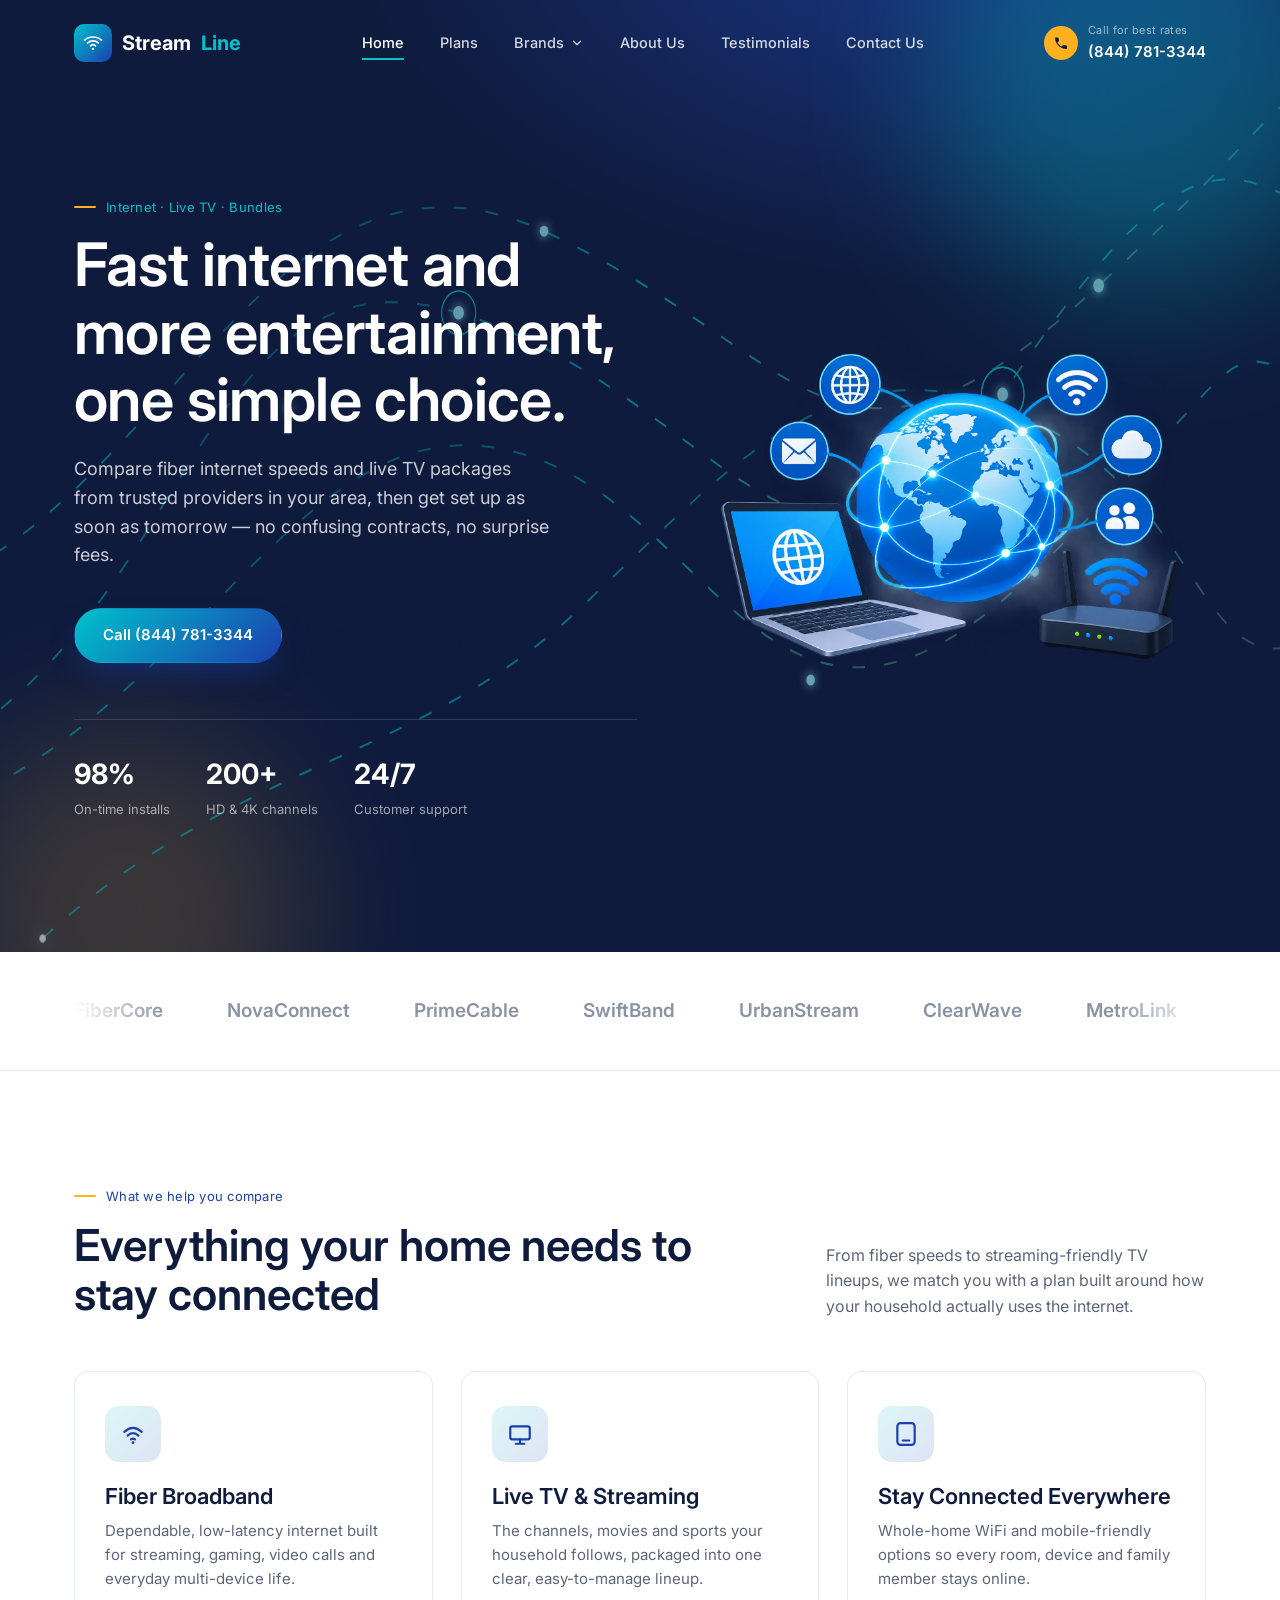
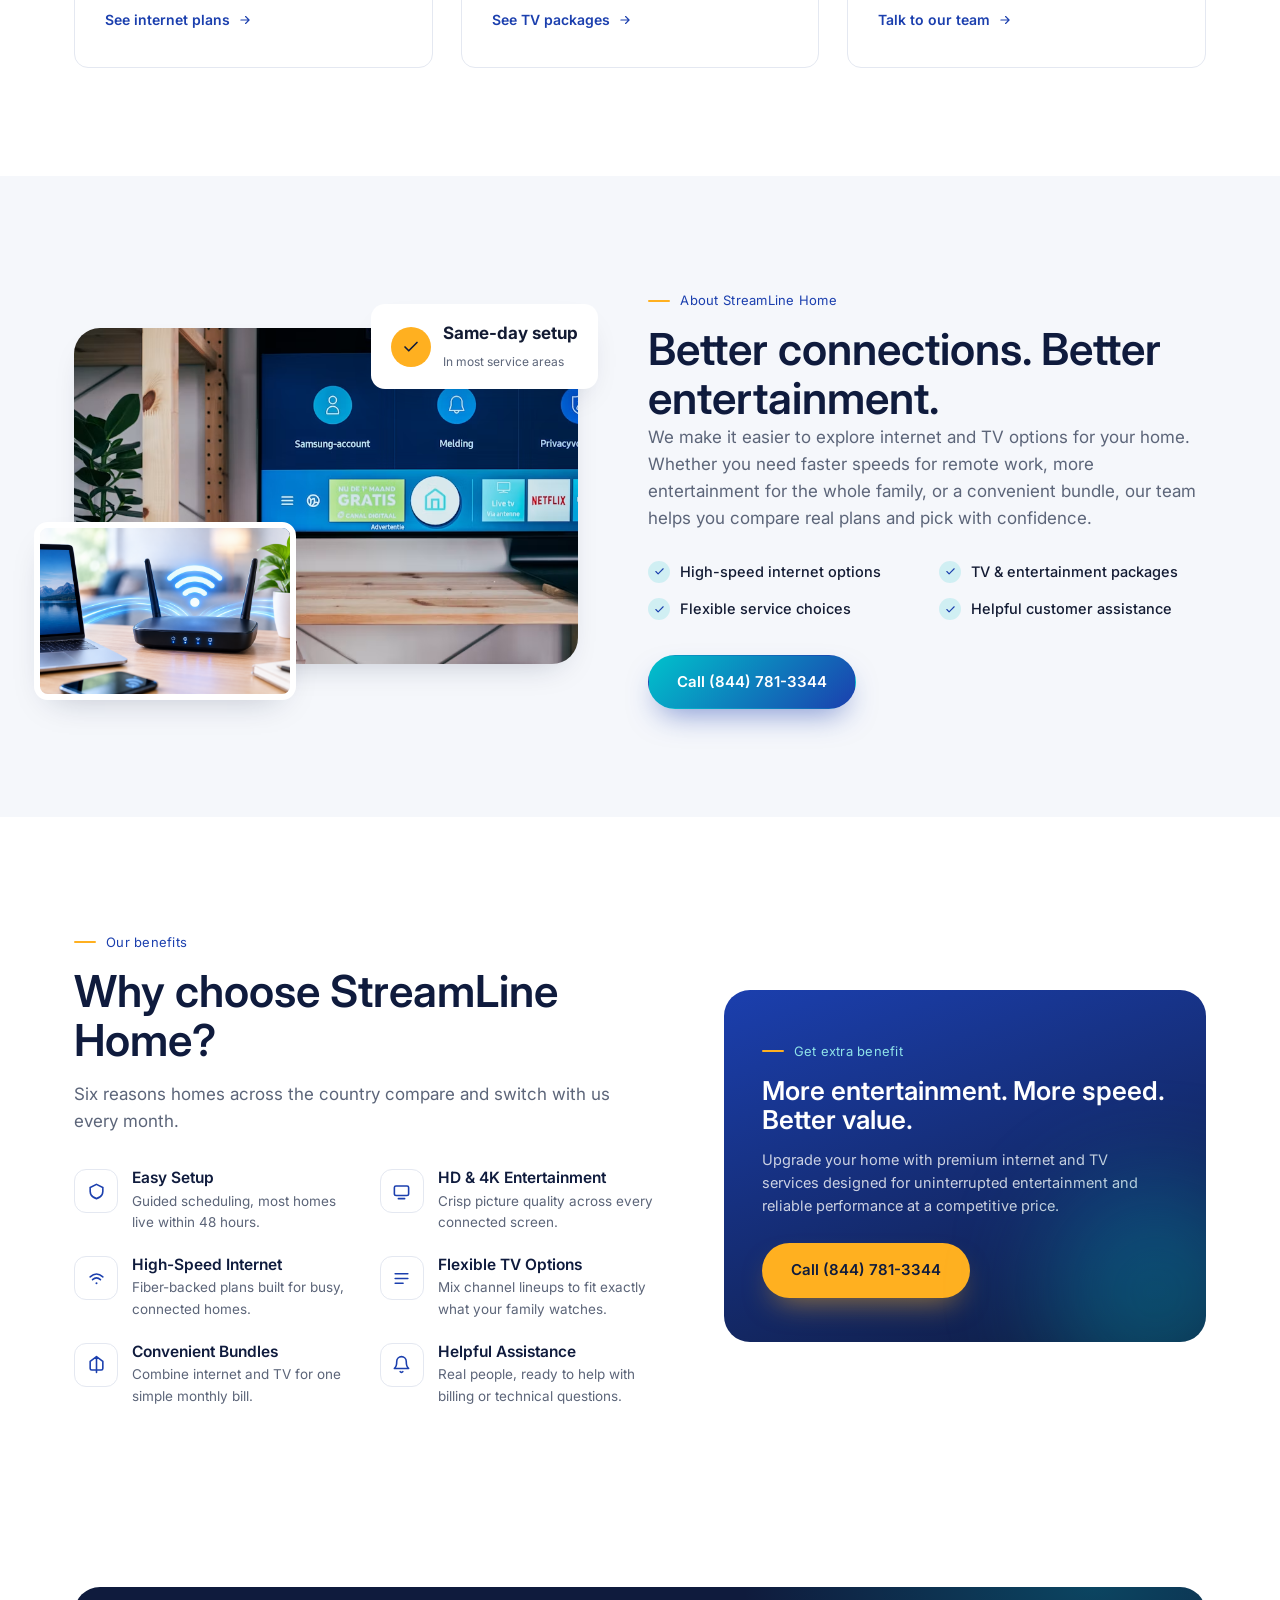
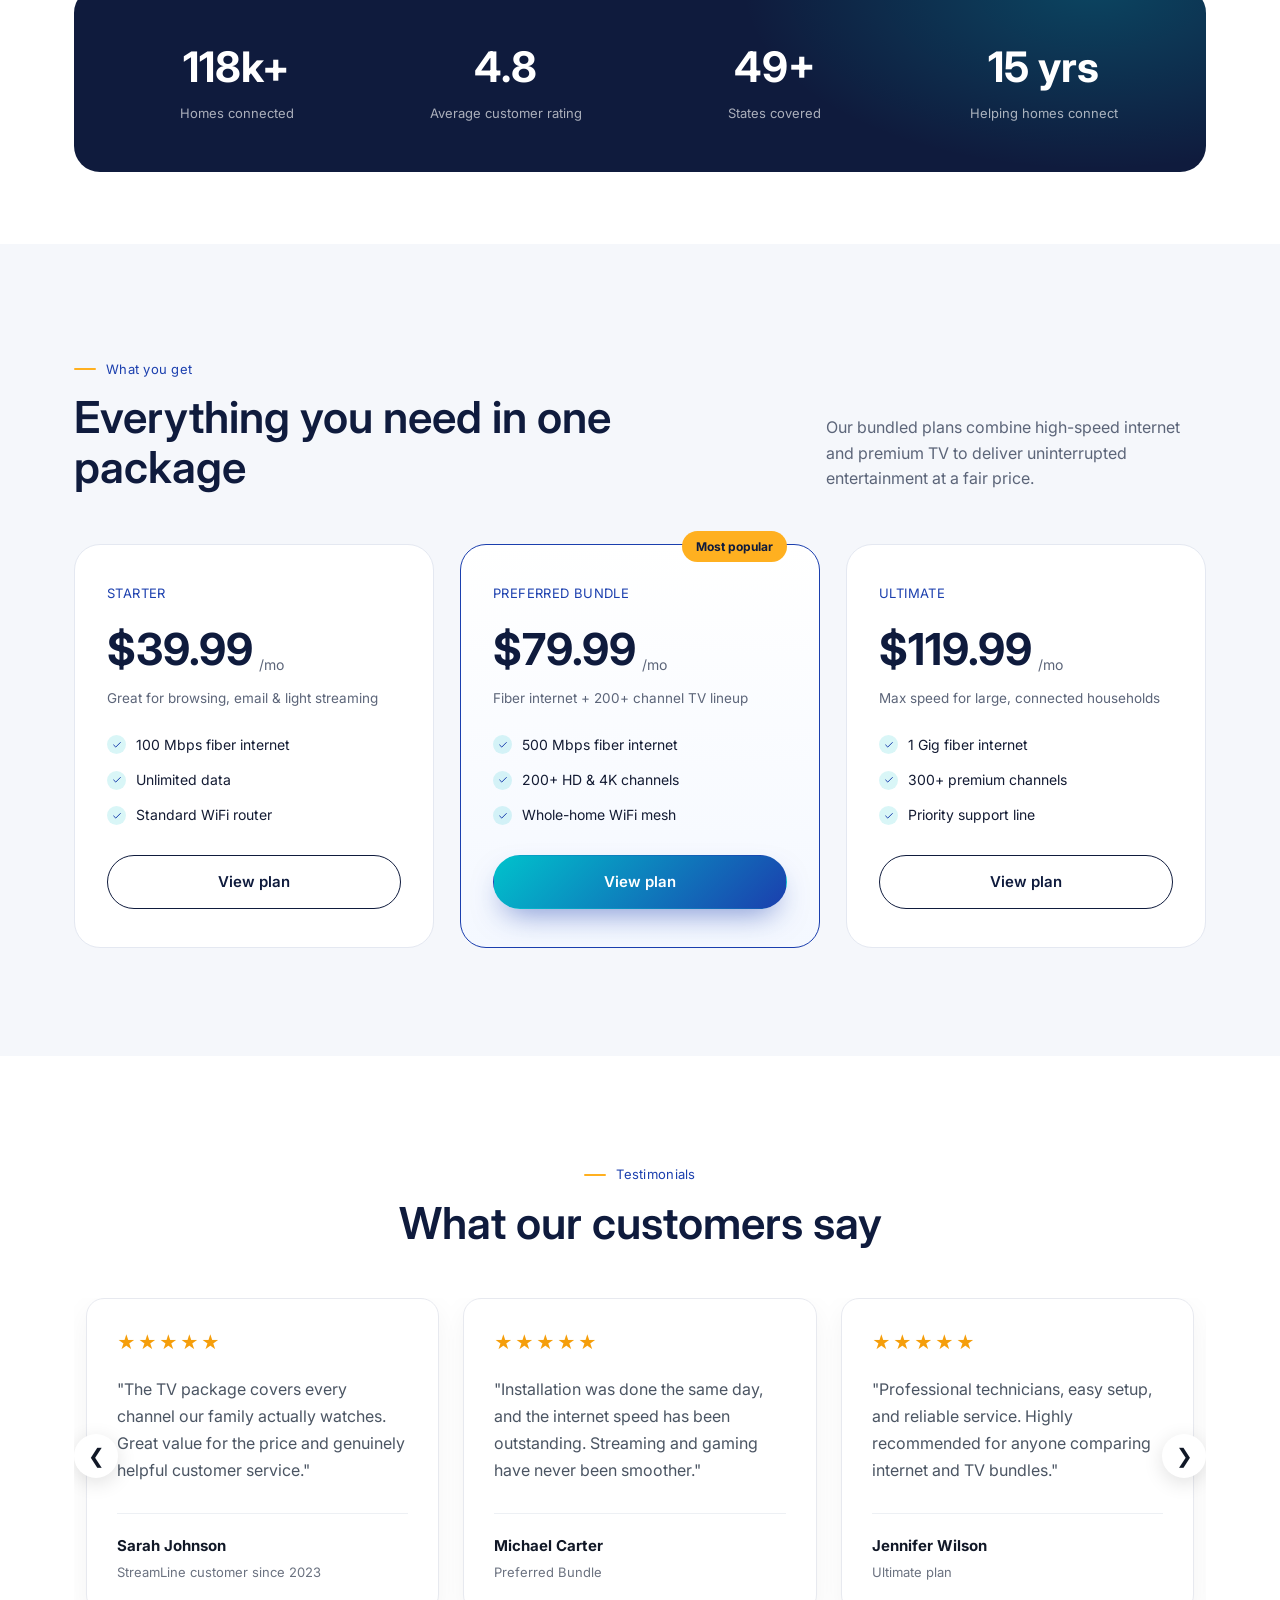
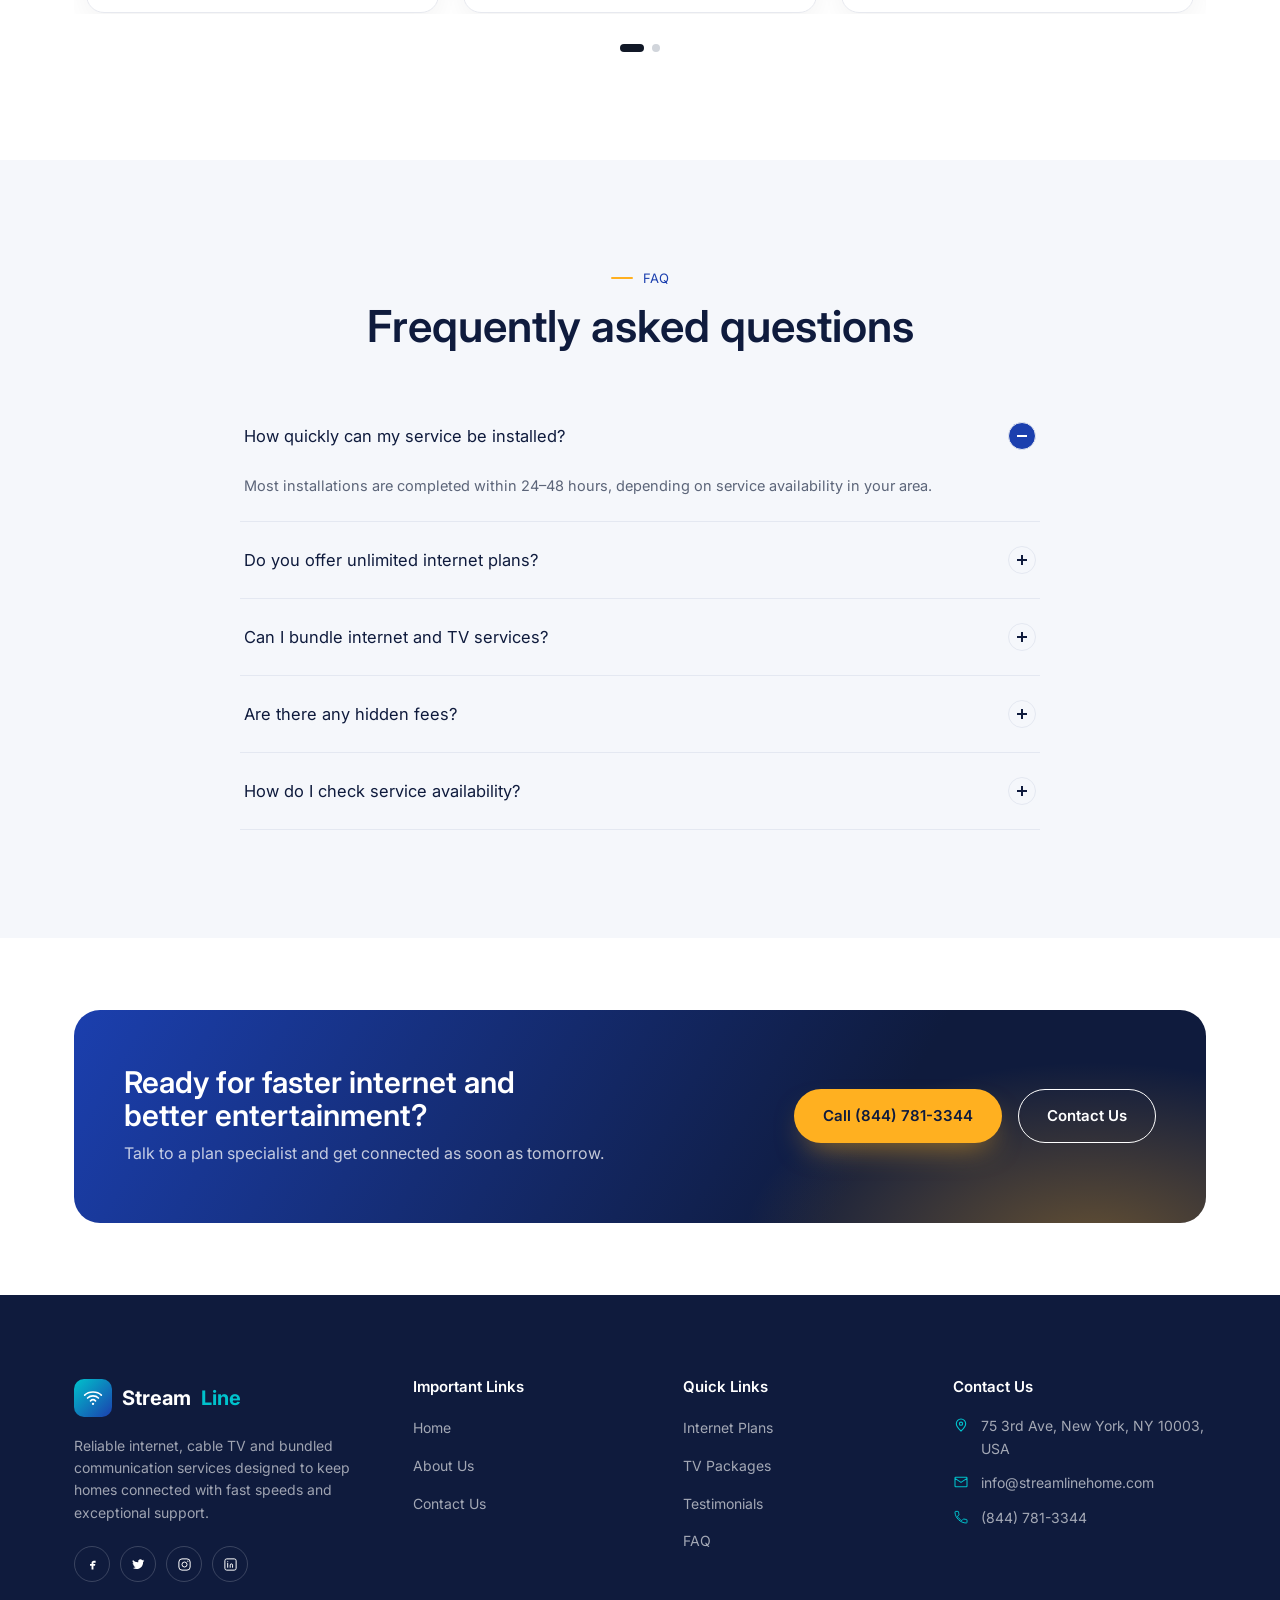
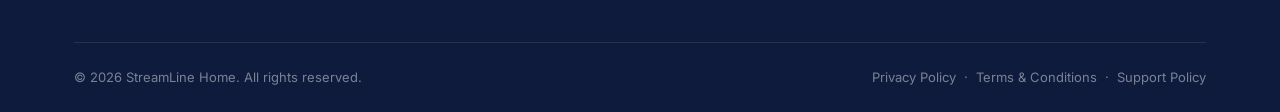
<file: index.html>
<!doctype html>
<html lang="en">

<head>
  <meta charset="UTF-8">
  <meta name="viewport" content="width=device-width, initial-scale=1.0">
  <title>StreamLine Home | Compare Internet &amp; TV Plans</title>
  <meta name="description"
    content="Compare fiber internet, live TV and bundle plans in your area. Same-day setup, transparent pricing, real support.">
  <link rel="preconnect" href="https://fonts.googleapis.com">
  <link rel="stylesheet" href="assets/css/bootstrap.min.css">
  <link
    href="https://fonts.googleapis.com/css2?family=Space+Grotesk:wght@500;600;700&family=Inter:wght@400;500;600;700&display=swap"
    rel="stylesheet">
  <link rel="stylesheet" href="assets/css/style.css">
</head>

<body>

  <!-- ============ HEADER ============ -->
  <header class="site-header">
    <div class="container">
      <a href="index.html" class="logo">
        <span class="logo-mark">
          <svg viewBox="0 0 24 24" fill="none" xmlns="http://www.w3.org/2000/svg">
            <path d="M2 8.5C7 3.5 17 3.5 22 8.5" stroke="#fff" stroke-width="2" stroke-linecap="round" />
            <path d="M5.5 12C9 8.7 15 8.7 18.5 12" stroke="#fff" stroke-width="2" stroke-linecap="round" />
            <path d="M9 15.5C10.8 13.8 13.2 13.8 15 15.5" stroke="#fff" stroke-width="2" stroke-linecap="round" />
            <circle cx="12" cy="19" r="1.4" fill="#fff" />
          </svg>
        </span>
        Stream<span>Line</span>
      </a>

      <nav class="main-nav" id="mainNav">
        <a href="index.html" data-page="index.html">Home</a>
        <a href="plans.html" data-page="plans.html">Plans</a>

        <div class="nav-dropdown">
          <button class="nav-dropdown-toggle" type="button" aria-expanded="false">
            Brands
            <svg viewBox="0 0 24 24" fill="none" aria-hidden="true">
              <path d="M6 9l6 6 6-6" stroke="currentColor" stroke-width="2" stroke-linecap="round"
                stroke-linejoin="round" />
            </svg>
          </button>
          <div class="nav-dropdown-menu">
            <a href="brands/xfinity.html">Xfinity</a>
            <a href="brands/spectrum.html">Spectrum</a>
          </div>
        </div>

        <a href="about.html" data-page="about.html">About Us</a>
        <a href="index.html#testimonials">Testimonials</a>
        <a href="contact.html" data-page="contact.html">Contact Us</a>
      </nav>

      <div class="header-actions">
        <a href="tel:+18447813344" class="phone-pill">
          <span class="ring-dot"><svg viewBox="0 0 24 24" fill="none">
              <path
                d="M6.6 10.8c1.4 2.8 3.8 5.1 6.6 6.6l2.2-2.2c.3-.3.7-.4 1-.2 1.1.4 2.3.6 3.6.6.6 0 1 .4 1 1V20c0 .6-.4 1-1 1C11 21 3 13 3 4.6c0-.6.4-1 1-1h3.4c.6 0 1 .4 1 1 0 1.2.2 2.4.6 3.6.1.4 0 .8-.2 1L6.6 10.8z"
                fill="#0F1B3D" />
            </svg></span>
          <span><small>Call for best rates</small>(844) 781-3344</span>
        </a>
        <button class="nav-toggle" id="navToggle"
          aria-label="Toggle menu"><span></span><span></span><span></span></button>
      </div>
    </div>
  </header>
  <div class="nav-overlay" id="navOverlay"></div>

  <!-- ============ HERO ============ -->
  <section class="hero">
    <div class="hero-network" aria-hidden="true">
      <svg class="hero-network-svg" viewBox="0 0 1200 700" preserveAspectRatio="none">
        <defs>
          <linearGradient id="fiberLine" x1="0%" y1="0%" x2="100%" y2="100%">
            <stop offset="0%" stop-color="#00C2CC" stop-opacity="0"/>
            <stop offset="45%" stop-color="#00C2CC" stop-opacity=".8"/>
            <stop offset="100%" stop-color="#FFB020" stop-opacity=".15"/>
          </linearGradient>
          <filter id="fiberGlow">
            <feGaussianBlur stdDeviation="4" result="blur"/>
            <feMerge>
              <feMergeNode in="blur"/>
              <feMergeNode in="SourceGraphic"/>
            </feMerge>
          </filter>
        </defs>

        <g class="fiber-paths" fill="none" stroke="url(#fiberLine)" stroke-width="1.5">
          <path d="M-80 560 C180 470 180 170 430 230 S760 500 940 290 S1160 120 1280 180"/>
          <path d="M-100 610 C180 540 270 300 470 330 S720 610 970 420 S1110 250 1300 300"/>
          <path d="M-60 430 C160 360 260 80 510 170 S780 390 1030 210 S1160 70 1270 110"/>
          <path d="M40 690 C220 560 390 560 540 450 S790 240 970 310 S1120 540 1270 450"/>
        </g>

        <g class="network-nodes" fill="#8fe3e8" filter="url(#fiberGlow)">
          <circle cx="180" cy="470" r="4"/>
          <circle cx="430" cy="230" r="5"/>
          <circle cx="760" cy="500" r="4"/>
          <circle cx="940" cy="290" r="5"/>
          <circle cx="270" cy="300" r="3"/>
          <circle cx="970" cy="420" r="4"/>
          <circle cx="510" cy="170" r="4"/>
          <circle cx="1030" cy="210" r="5"/>
        </g>

        <g class="signal-rings" fill="none" stroke="#00C2CC">
          <circle cx="940" cy="290" r="20"/>
          <circle cx="940" cy="290" r="20"/>
          <circle cx="430" cy="230" r="16"/>
        </g>

        <g class="data-packets" fill="#fff">
          <circle class="packet packet-a" r="4"/>
          <circle class="packet packet-b" r="3"/>
          <circle class="packet packet-c" r="4"/>
          <circle class="packet packet-d" r="3"/>
        </g>
      </svg>
    </div>
    <div class="blob blob-1"></div>
    <div class="blob blob-2"></div>
    <div class="container hero-grid">
      <div class="hero-copy">
        <div class="eyebrow">Internet · Live TV · Bundles</div>
        <h1>Fast internet and more entertainment, one simple choice.</h1>
        <p class="lede">Compare fiber internet speeds and live TV packages from trusted providers in your area, then get
          set up as soon as tomorrow &mdash; no confusing contracts, no surprise fees.</p>
        <div class="hero-actions">
          <a href="tel:+18447813344" class="btn btn-primary">Call (844) 781-3344</a>
          <a href="plans.html" class="btn btn-ghost">Browse Plans</a>
        </div>
        <div class="hero-stats">
          <div class="stat"><b data-count="98" data-suffix="%">0</b><span>On-time installs</span></div>
          <div class="stat"><b data-count="200" data-suffix="+">0</b><span>HD &amp; 4K channels</span></div>
          <div class="stat"><b data-count="24" data-suffix="/7">0</b><span>Customer support</span></div>
        </div>
      </div>

      <div class="hero-visual">
        <img src="assets/images/internet.png" width=550 class="banner-image"/>
      </div>
    </div>
  </section>

  <!-- ============ TRUST STRIP ============ -->
  <section class="trust-strip">
    <div class="container">
      <div class="marquee-wrap">
        <div class="marquee-track">
          <span>FiberCore</span><span>NovaConnect</span><span>PrimeCable</span><span>SwiftBand</span><span>UrbanStream</span><span>ClearWave</span><span>MetroLink</span>
          <span>FiberCore</span><span>NovaConnect</span><span>PrimeCable</span><span>SwiftBand</span><span>UrbanStream</span><span>ClearWave</span><span>MetroLink</span>
        </div>
      </div>
    </div>
  </section>

  <!-- ============ SERVICES ============ -->
  <section class="section">
    <div class="container">
      <div class="head-row reveal">
        <div>
          <div class="eyebrow">What we help you compare</div>
          <h2>Everything your home needs to stay connected</h2>
        </div>
        <p>From fiber speeds to streaming-friendly TV lineups, we match you with a plan built around how your household
          actually uses the internet.</p>
      </div>

      <div class="service-grid">
        <div class="service-card reveal">
          <div class="service-icon"><svg viewBox="0 0 24 24" fill="none">
              <path d="M4 10c5.5-5 10.5-5 16 0M7 13.5c3.3-3 6.7-3 10 0M10.2 17c1.2-1.1 2.4-1.1 3.6 0"
                stroke="currentColor" stroke-width="2" stroke-linecap="round" />
              <circle cx="12" cy="20" r="1.3" fill="currentColor" />
            </svg></div>
          <h3>Fiber Broadband</h3>
          <p>Dependable, low-latency internet built for streaming, gaming, video calls and everyday multi-device life.
          </p>
          <a href="plans.html" class="card-link">See internet plans <svg viewBox="0 0 24 24" fill="none">
              <path d="M5 12h14M13 6l6 6-6 6" stroke="currentColor" stroke-width="2" stroke-linecap="round"
                stroke-linejoin="round" />
            </svg></a>
        </div>
        <div class="service-card reveal">
          <div class="service-icon"><svg viewBox="0 0 24 24" fill="none">
              <rect x="3" y="5" width="18" height="12" rx="2" stroke="currentColor" stroke-width="2" />
              <path d="M8 21h8M12 17v4" stroke="currentColor" stroke-width="2" stroke-linecap="round" />
            </svg></div>
          <h3>Live TV &amp; Streaming</h3>
          <p>The channels, movies and sports your household follows, packaged into one clear, easy-to-manage lineup.</p>
          <a href="plans.html" class="card-link">See TV packages <svg viewBox="0 0 24 24" fill="none">
              <path d="M5 12h14M13 6l6 6-6 6" stroke="currentColor" stroke-width="2" stroke-linecap="round"
                stroke-linejoin="round" />
            </svg></a>
        </div>
        <div class="service-card reveal">
          <div class="service-icon"><svg viewBox="0 0 24 24" fill="none">
              <rect x="4" y="2" width="16" height="20" rx="3" stroke="currentColor" stroke-width="2" />
              <path d="M9 18h6" stroke="currentColor" stroke-width="2" stroke-linecap="round" />
            </svg></div>
          <h3>Stay Connected Everywhere</h3>
          <p>Whole-home WiFi and mobile-friendly options so every room, device and family member stays online.</p>
          <a href="contact.html" class="card-link">Talk to our team <svg viewBox="0 0 24 24" fill="none">
              <path d="M5 12h14M13 6l6 6-6 6" stroke="currentColor" stroke-width="2" stroke-linecap="round"
                stroke-linejoin="round" />
            </svg></a>
        </div>
      </div>
    </div>
  </section>

  <!-- ============ ABOUT TEASER ============ -->
  <section class="section section--cloud">
    <div class="container about-grid">
      <div class="about-media reveal">
        <div class="img-a"><img src="assets/images/v2.avif" alt="Family relaxing while streaming a show together"></div>
        <div class="img-b"><img src="assets/images/v1.png" alt="Technician setting up a home router"></div>
        <div class="float-badge">
          <div class="badge-icon"><svg viewBox="0 0 24 24" fill="none">
              <path d="M20 6L9 17l-5-5" stroke="#0F1B3D" stroke-width="2.2" stroke-linecap="round"
                stroke-linejoin="round" />
            </svg></div>
          <div><b>Same-day setup</b><span>In most service areas</span></div>
        </div>
      </div>
      <div class="reveal">
        <div class="eyebrow">About StreamLine Home</div>
        <h2>Better connections. Better entertainment.</h2>
        <p class="lede">We make it easier to explore internet and TV options for your home. Whether you need faster
          speeds for remote work, more entertainment for the whole family, or a convenient bundle, our team helps you
          compare real plans and pick with confidence.</p>
        <ul class="check-list">
          <li><i><svg viewBox="0 0 24 24" fill="none">
                <path d="M20 6L9 17l-5-5" stroke="currentColor" stroke-width="2.4" stroke-linecap="round"
                  stroke-linejoin="round" />
              </svg></i>High-speed internet options</li>
          <li><i><svg viewBox="0 0 24 24" fill="none">
                <path d="M20 6L9 17l-5-5" stroke="currentColor" stroke-width="2.4" stroke-linecap="round"
                  stroke-linejoin="round" />
              </svg></i>TV &amp; entertainment packages</li>
          <li><i><svg viewBox="0 0 24 24" fill="none">
                <path d="M20 6L9 17l-5-5" stroke="currentColor" stroke-width="2.4" stroke-linecap="round"
                  stroke-linejoin="round" />
              </svg></i>Flexible service choices</li>
          <li><i><svg viewBox="0 0 24 24" fill="none">
                <path d="M20 6L9 17l-5-5" stroke="currentColor" stroke-width="2.4" stroke-linecap="round"
                  stroke-linejoin="round" />
              </svg></i>Helpful customer assistance</li>
        </ul>
        <a href="tel:+18447813344" class="btn btn-primary">Call (844) 781-3344</a>
      </div>
    </div>
  </section>

  <!-- ============ WHY CHOOSE ============ -->
  <section class="section">
    <div class="container why-grid">
      <div class="reveal">
        <div class="eyebrow">Our benefits</div>
        <h2>Why choose StreamLine Home?</h2>
        <p class="lede" style="margin:16px 0 34px;">Six reasons homes across the country compare and switch with us
          every month.</p>
        <div class="why-list">
          <div class="why-item">
            <div class="why-ico"><svg viewBox="0 0 24 24" fill="none">
                <path d="M12 3l8 4v5c0 5-3.5 7.5-8 9-4.5-1.5-8-4-8-9V7l8-4z" stroke="currentColor" stroke-width="2" />
              </svg></div>
            <div>
              <h4>Easy Setup</h4>
              <p>Guided scheduling, most homes live within 48 hours.</p>
            </div>
          </div>
          <div class="why-item">
            <div class="why-ico"><svg viewBox="0 0 24 24" fill="none">
                <rect x="3" y="5" width="18" height="12" rx="2" stroke="currentColor" stroke-width="2" />
                <path d="M8 21h8" stroke="currentColor" stroke-width="2" stroke-linecap="round" />
              </svg></div>
            <div>
              <h4>HD &amp; 4K Entertainment</h4>
              <p>Crisp picture quality across every connected screen.</p>
            </div>
          </div>
          <div class="why-item">
            <div class="why-ico"><svg viewBox="0 0 24 24" fill="none">
                <path d="M4 10c5.5-5 10.5-5 16 0M7 13.5c3.3-3 6.7-3 10 0" stroke="currentColor" stroke-width="2"
                  stroke-linecap="round" />
                <circle cx="12" cy="18" r="1.3" fill="currentColor" />
              </svg></div>
            <div>
              <h4>High-Speed Internet</h4>
              <p>Fiber-backed plans built for busy, connected homes.</p>
            </div>
          </div>
          <div class="why-item">
            <div class="why-ico"><svg viewBox="0 0 24 24" fill="none">
                <path d="M4 6h16M4 12h16M4 18h10" stroke="currentColor" stroke-width="2" stroke-linecap="round" />
              </svg></div>
            <div>
              <h4>Flexible TV Options</h4>
              <p>Mix channel lineups to fit exactly what your family watches.</p>
            </div>
          </div>
          <div class="why-item">
            <div class="why-ico"><svg viewBox="0 0 24 24" fill="none">
                <path d="M12 2v20M4 8l8-6 8 6M4 8v9a2 2 0 002 2h12a2 2 0 002-2V8" stroke="currentColor" stroke-width="2"
                  stroke-linecap="round" stroke-linejoin="round" />
              </svg></div>
            <div>
              <h4>Convenient Bundles</h4>
              <p>Combine internet and TV for one simple monthly bill.</p>
            </div>
          </div>
          <div class="why-item">
            <div class="why-ico"><svg viewBox="0 0 24 24" fill="none">
                <path d="M18 8a6 6 0 10-12 0c0 7-3 9-3 9h18s-3-2-3-9" stroke="currentColor" stroke-width="2"
                  stroke-linecap="round" stroke-linejoin="round" />
                <path d="M13.7 21a2 2 0 01-3.4 0" stroke="currentColor" stroke-width="2" stroke-linecap="round" />
              </svg></div>
            <div>
              <h4>Helpful Assistance</h4>
              <p>Real people, ready to help with billing or technical questions.</p>
            </div>
          </div>
        </div>
      </div>

      <div class="why-panel reveal">
        <span class="eyebrow" style="color:#8fe3e8;">Get extra benefit</span>
        <h3>More entertainment. More speed. Better value.</h3>
        <p>Upgrade your home with premium internet and TV services designed for uninterrupted entertainment and reliable
          performance at a competitive price.</p>
        <a href="tel:+18447813344" class="btn btn-amber">Call (844) 781-3344</a>
      </div>
    </div>
  </section>

  <!-- ============ STATS ============ -->
  <section class="section--tight">
    <div class="container">
      <div class="stat-band reveal">
        <div class="stat"><b data-count="120" data-suffix="k+">0</b><span>Homes connected</span></div>
        <div class="stat"><b data-count="4.9" data-decimals="1">0</b><span>Average customer rating</span></div>
        <div class="stat"><b data-count="50" data-suffix="+">0</b><span>States covered</span></div>
        <div class="stat"><b data-count="15" data-suffix=" yrs">0</b><span>Helping homes connect</span></div>
      </div>
    </div>
  </section>

  <!-- ============ PLANS PREVIEW ============ -->
  <section class="section section--cloud">
    <div class="container">
      <div class="head-row reveal">
        <div>
          <div class="eyebrow">What you get</div>
          <h2>Everything you need in one package</h2>
        </div>
        <p>Our bundled plans combine high-speed internet and premium TV to deliver uninterrupted entertainment at a fair
          price.</p>
      </div>

      <div class="plan-grid">
        <div class="plan-card reveal">
          <div class="plan-name">STARTER</div>
          <div class="plan-price"><b>$39.99</b><span>/mo</span></div>
          <div class="plan-sub">Great for browsing, email &amp; light streaming</div>
          <ul class="plan-features">
            <li><i><svg viewBox="0 0 24 24" fill="none">
                  <path d="M20 6L9 17l-5-5" stroke="currentColor" stroke-width="2.4" stroke-linecap="round"
                    stroke-linejoin="round" />
                </svg></i>100 Mbps fiber internet</li>
            <li><i><svg viewBox="0 0 24 24" fill="none">
                  <path d="M20 6L9 17l-5-5" stroke="currentColor" stroke-width="2.4" stroke-linecap="round"
                    stroke-linejoin="round" />
                </svg></i>Unlimited data</li>
            <li><i><svg viewBox="0 0 24 24" fill="none">
                  <path d="M20 6L9 17l-5-5" stroke="currentColor" stroke-width="2.4" stroke-linecap="round"
                    stroke-linejoin="round" />
                </svg></i>Standard WiFi router</li>
          </ul>
          <a href="plans.html" class="btn btn-ghost btn-block">View plan</a>
        </div>

        <div class="plan-card is-popular reveal">
          <div class="plan-badge">Most popular</div>
          <div class="plan-name">PREFERRED BUNDLE</div>
          <div class="plan-price"><b>$79.99</b><span>/mo</span></div>
          <div class="plan-sub">Fiber internet + 200+ channel TV lineup</div>
          <ul class="plan-features">
            <li><i><svg viewBox="0 0 24 24" fill="none">
                  <path d="M20 6L9 17l-5-5" stroke="currentColor" stroke-width="2.4" stroke-linecap="round"
                    stroke-linejoin="round" />
                </svg></i>500 Mbps fiber internet</li>
            <li><i><svg viewBox="0 0 24 24" fill="none">
                  <path d="M20 6L9 17l-5-5" stroke="currentColor" stroke-width="2.4" stroke-linecap="round"
                    stroke-linejoin="round" />
                </svg></i>200+ HD &amp; 4K channels</li>
            <li><i><svg viewBox="0 0 24 24" fill="none">
                  <path d="M20 6L9 17l-5-5" stroke="currentColor" stroke-width="2.4" stroke-linecap="round"
                    stroke-linejoin="round" />
                </svg></i>Whole-home WiFi mesh</li>
          </ul>
          <a href="plans.html" class="btn btn-primary btn-block">View plan</a>
        </div>

        <div class="plan-card reveal">
          <div class="plan-name">ULTIMATE</div>
          <div class="plan-price"><b>$119.99</b><span>/mo</span></div>
          <div class="plan-sub">Max speed for large, connected households</div>
          <ul class="plan-features">
            <li><i><svg viewBox="0 0 24 24" fill="none">
                  <path d="M20 6L9 17l-5-5" stroke="currentColor" stroke-width="2.4" stroke-linecap="round"
                    stroke-linejoin="round" />
                </svg></i>1 Gig fiber internet</li>
            <li><i><svg viewBox="0 0 24 24" fill="none">
                  <path d="M20 6L9 17l-5-5" stroke="currentColor" stroke-width="2.4" stroke-linecap="round"
                    stroke-linejoin="round" />
                </svg></i>300+ premium channels</li>
            <li><i><svg viewBox="0 0 24 24" fill="none">
                  <path d="M20 6L9 17l-5-5" stroke="currentColor" stroke-width="2.4" stroke-linecap="round"
                    stroke-linejoin="round" />
                </svg></i>Priority support line</li>
          </ul>
          <a href="plans.html" class="btn btn-ghost btn-block">View plan</a>
        </div>
      </div>
    </div>
  </section>

  <!-- ============ TESTIMONIALS ============ -->
  <section class="section" id="testimonials">
    <div class="container">

      <div class="eyebrow testimonials-eyebrow">Testimonials</div>

      <h2 class="testimonials-title">What our customers say</h2>

      <div class="testimonials-slider">

        <div class="testimonials-track">

          <div class="testi-slide">
            <div class="testi-card">
              <div class="testi-stars">★★★★★</div>
              <p class="testi-quote">
                "The TV package covers every channel our family actually watches.
                Great value for the price and genuinely helpful customer service."
              </p>

              <div class="testi-person">
                <div>
                  <b>Sarah Johnson</b>
                  <span>StreamLine customer since 2023</span>
                </div>
              </div>
            </div>
          </div>


          <div class="testi-slide">
            <div class="testi-card">
              <div class="testi-stars">★★★★★</div>
              <p class="testi-quote">
                "Installation was done the same day, and the internet speed has
                been outstanding. Streaming and gaming have never been smoother."
              </p>

              <div class="testi-person">
                <div>
                  <b>Michael Carter</b>
                  <span>Preferred Bundle</span>
                </div>
              </div>
            </div>
          </div>


          <div class="testi-slide">
            <div class="testi-card">
              <div class="testi-stars">★★★★★</div>
              <p class="testi-quote">
                "Professional technicians, easy setup, and reliable service.
                Highly recommended for anyone comparing internet and TV bundles."
              </p>

              <div class="testi-person">
                <div>
                  <b>Jennifer Wilson</b>
                  <span>Ultimate plan</span>
                </div>
              </div>
            </div>
          </div>


          <div class="testi-slide">
            <div class="testi-card">
              <div class="testi-stars">★★★★★</div>
              <p class="testi-quote">
                "We switched from another provider and noticed the difference
                immediately — faster internet and a lower monthly bill."
              </p>

              <div class="testi-person">
                <div>
                  <b>Amanda Reyes</b>
                  <span>Starter plan</span>
                </div>
              </div>
            </div>
          </div>


          <!-- Additional testimonial -->
          <div class="testi-slide">
            <div class="testi-card">
              <div class="testi-stars">★★★★★</div>
              <p class="testi-quote">
                "The service has been dependable from day one. The entire
                process was simple and the support team was excellent."
              </p>

              <div class="testi-person">
                <div>
                  <b>Emily Davis</b>
                  <span>Premium Bundle</span>
                </div>
              </div>
            </div>
          </div>


          <!-- Additional testimonial -->
          <div class="testi-slide">
            <div class="testi-card">
              <div class="testi-stars">★★★★★</div>
              <p class="testi-quote">
                "Excellent internet service and a great selection of channels.
                Everything works exactly as promised."
              </p>

              <div class="testi-person">
                <div>
                  <b>David Miller</b>
                  <span>Family Bundle</span>
                </div>
              </div>
            </div>
          </div>

        </div>

        <button class="testi-arrow testi-prev" aria-label="Previous testimonials">
          &#10094;
        </button>

        <button class="testi-arrow testi-next" aria-label="Next testimonials">
          &#10095;
        </button>

      </div>

      <div class="testi-dots"></div>

    </div>
  </section>

  <!-- ============ FAQ ============ -->
  <section class="section section--cloud" id="faq">
    <div class="container">
      <div class="eyebrow" style="justify-content:center;display:flex;">FAQ</div>
      <h2 style="text-align:center;margin-bottom:46px;">Frequently asked questions</h2>

      <div class="faq-wrap reveal">
        <div class="faq-item">
          <button class="faq-q">How quickly can my service be installed?<span class="plus"></span></button>
          <div class="faq-a">
            <p>Most installations are completed within 24&ndash;48 hours, depending on service availability in your
              area.</p>
          </div>
        </div>
        <div class="faq-item">
          <button class="faq-q">Do you offer unlimited internet plans?<span class="plus"></span></button>
          <div class="faq-a">
            <p>Yes. We offer multiple unlimited data plans suited for streaming, gaming and remote work.</p>
          </div>
        </div>
        <div class="faq-item">
          <button class="faq-q">Can I bundle internet and TV services?<span class="plus"></span></button>
          <div class="faq-a">
            <p>Absolutely. Our bundle packages help you save money while enjoying both internet and TV in one bill.</p>
          </div>
        </div>
        <div class="faq-item">
          <button class="faq-q">Are there any hidden fees?<span class="plus"></span></button>
          <div class="faq-a">
            <p>No. We believe in transparent pricing with no unexpected monthly charges.</p>
          </div>
        </div>
        <div class="faq-item">
          <button class="faq-q">How do I check service availability?<span class="plus"></span></button>
          <div class="faq-a">
            <p>Simply call our team with your ZIP code and we'll confirm what's available at your address.</p>
          </div>
        </div>
      </div>
    </div>
  </section>

  <!-- ============ CTA ============ -->
  <section class="section--tight">
    <div class="container">
      <div class="cta-banner reveal">
        <div>
          <h3>Ready for faster internet and better entertainment?</h3>
          <p>Talk to a plan specialist and get connected as soon as tomorrow.</p>
        </div>
        <div class="cta-actions">
          <a href="tel:+18447813344" class="btn btn-amber">Call (844) 781-3344</a>
          <a href="contact.html" class="btn btn-ghost">Contact Us</a>
        </div>
      </div>
    </div>
  </section>

  <!-- ============ FOOTER ============ -->
  <footer class="site-footer">
    <div class="container">
      <div class="footer-grid">
        <div class="footer-brand">
          <a href="index.html" class="logo">
            <span class="logo-mark"><svg viewBox="0 0 24 24" fill="none">
                <path d="M2 8.5C7 3.5 17 3.5 22 8.5" stroke="#fff" stroke-width="2" stroke-linecap="round" />
                <path d="M5.5 12C9 8.7 15 8.7 18.5 12" stroke="#fff" stroke-width="2" stroke-linecap="round" />
                <path d="M9 15.5C10.8 13.8 13.2 13.8 15 15.5" stroke="#fff" stroke-width="2" stroke-linecap="round" />
                <circle cx="12" cy="19" r="1.4" fill="#fff" />
              </svg></span>
            Stream<span>Line</span>
          </a>
          <p>Reliable internet, cable TV and bundled communication services designed to keep homes connected with fast
            speeds and exceptional support.</p>
          <div class="footer-social">
            <a href="#" aria-label="Facebook"><svg viewBox="0 0 24 24" fill="none">
                <path d="M14 9h3V6h-3c-2 0-3.5 1.5-3.5 3.5V11H8v3h2.5v6h3v-6H16l.5-3h-3V9.6c0-.4.2-.6.5-.6z"
                  fill="#fff" />
              </svg></a>
            <a href="#" aria-label="Twitter"><svg viewBox="0 0 24 24" fill="none">
                <path
                  d="M21 5.6c-.7.3-1.4.5-2.2.6a3.7 3.7 0 001.6-2 7.6 7.6 0 01-2.4.9 3.7 3.7 0 00-6.4 3.4A10.6 10.6 0 013 4.9a3.7 3.7 0 001.2 5 3.6 3.6 0 01-1.7-.5v.1a3.7 3.7 0 003 3.6 3.7 3.7 0 01-1.7.1 3.7 3.7 0 003.5 2.6A7.5 7.5 0 013 17.5a10.6 10.6 0 005.7 1.7c6.9 0 10.6-5.7 10.6-10.6v-.5c.7-.5 1.4-1.2 1.7-2z"
                  fill="#fff" />
              </svg></a>
            <a href="#" aria-label="Instagram"><svg viewBox="0 0 24 24" fill="none">
                <rect x="3" y="3" width="18" height="18" rx="5" stroke="#fff" stroke-width="1.6" />
                <circle cx="12" cy="12" r="4" stroke="#fff" stroke-width="1.6" />
                <circle cx="17.3" cy="6.7" r="1" fill="#fff" />
              </svg></a>
            <a href="#" aria-label="LinkedIn"><svg viewBox="0 0 24 24" fill="none">
                <rect x="3" y="3" width="18" height="18" rx="3" stroke="#fff" stroke-width="1.6" />
                <path d="M7.5 10v6.5M7.5 7.5v.01M11.5 16.5V13c0-1.4.8-2 1.9-2s1.9.6 1.9 2v3.5" stroke="#fff"
                  stroke-width="1.6" stroke-linecap="round" />
              </svg></a>
          </div>
        </div>
        <div>
          <h5>Important Links</h5>
          <ul>
            <li><a href="index.html">Home</a></li>
            <li><a href="about.html">About Us</a></li>
            <li><a href="contact.html">Contact Us</a></li>
          </ul>
        </div>
        <div>
          <h5>Quick Links</h5>
          <ul>
            <li><a href="plans.html">Internet Plans</a></li>
            <li><a href="plans.html">TV Packages</a></li>
            <li><a href="index.html#testimonials">Testimonials</a></li>
            <li><a href="index.html#faq">FAQ</a></li>
          </ul>
        </div>
        <div>
          <h5>Contact Us</h5>
          <ul class="footer-contact">
            <li><svg viewBox="0 0 24 24" fill="none">
                <path d="M12 21s7-6.5 7-11a7 7 0 10-14 0c0 4.5 7 11 7 11z" stroke="currentColor" stroke-width="1.7" />
                <circle cx="12" cy="10" r="2.4" stroke="currentColor" stroke-width="1.7" />
              </svg>75 3rd Ave, New York, NY 10003, USA</li>
            <li><svg viewBox="0 0 24 24" fill="none">
                <path d="M4 4h16v16H4z" stroke="currentColor" stroke-width="0" />
                <path d="M3 6.5l9 6 9-6M4 5h16a1 1 0 011 1v12a1 1 0 01-1 1H4a1 1 0 01-1-1V6a1 1 0 011-1z"
                  stroke="currentColor" stroke-width="1.6" stroke-linejoin="round" />
              </svg>info@streamlinehome.com</li>
            <li><svg viewBox="0 0 24 24" fill="none">
                <path
                  d="M6.6 10.8c1.4 2.8 3.8 5.1 6.6 6.6l2.2-2.2c.3-.3.7-.4 1-.2 1.1.4 2.3.6 3.6.6.6 0 1 .4 1 1V20c0 .6-.4 1-1 1C11 21 3 13 3 4.6c0-.6.4-1 1-1h3.4c.6 0 1 .4 1 1 0 1.2.2 2.4.6 3.6.1.4 0 .8-.2 1L6.6 10.8z"
                  stroke="currentColor" stroke-width="1.5" />
              </svg>(844) 781-3344</li>
          </ul>
        </div>
      </div>
      <div class="footer-bottom">
        <span>© 2026 StreamLine Home. All rights reserved.</span>
        <span><a href="privacy-policy.html">Privacy Policy</a> &nbsp;·&nbsp; <a href="terms.html">Terms &amp;
            Conditions </a> &nbsp;·&nbsp; <a href="support-policy.html">Support Policy</a> </span>
      </div>
    </div>
  </footer>

  <button class="to-top" aria-label="Back to top"><svg viewBox="0 0 24 24" fill="none">
      <path d="M12 19V5M5 12l7-7 7 7" stroke="currentColor" stroke-width="2.2" stroke-linecap="round"
        stroke-linejoin="round" />
    </svg></button>

  <script>
    document.addEventListener("DOMContentLoaded", function () {
      const dropdown = document.querySelector(".nav-dropdown");
      const toggle = document.querySelector(".nav-dropdown-toggle");
      if (!dropdown || !toggle) return;

      toggle.addEventListener("click", function (event) {
        event.stopPropagation();
        const isOpen = dropdown.classList.toggle("is-open");
        toggle.setAttribute("aria-expanded", isOpen ? "true" : "false");
      });

      document.addEventListener("click", function (event) {
        if (!dropdown.contains(event.target)) {
          dropdown.classList.remove("is-open");
          toggle.setAttribute("aria-expanded", "false");
        }
      });
    });
  </script>

  <script src="assets/js/main.js"></script>
</body>

</html>
</file>
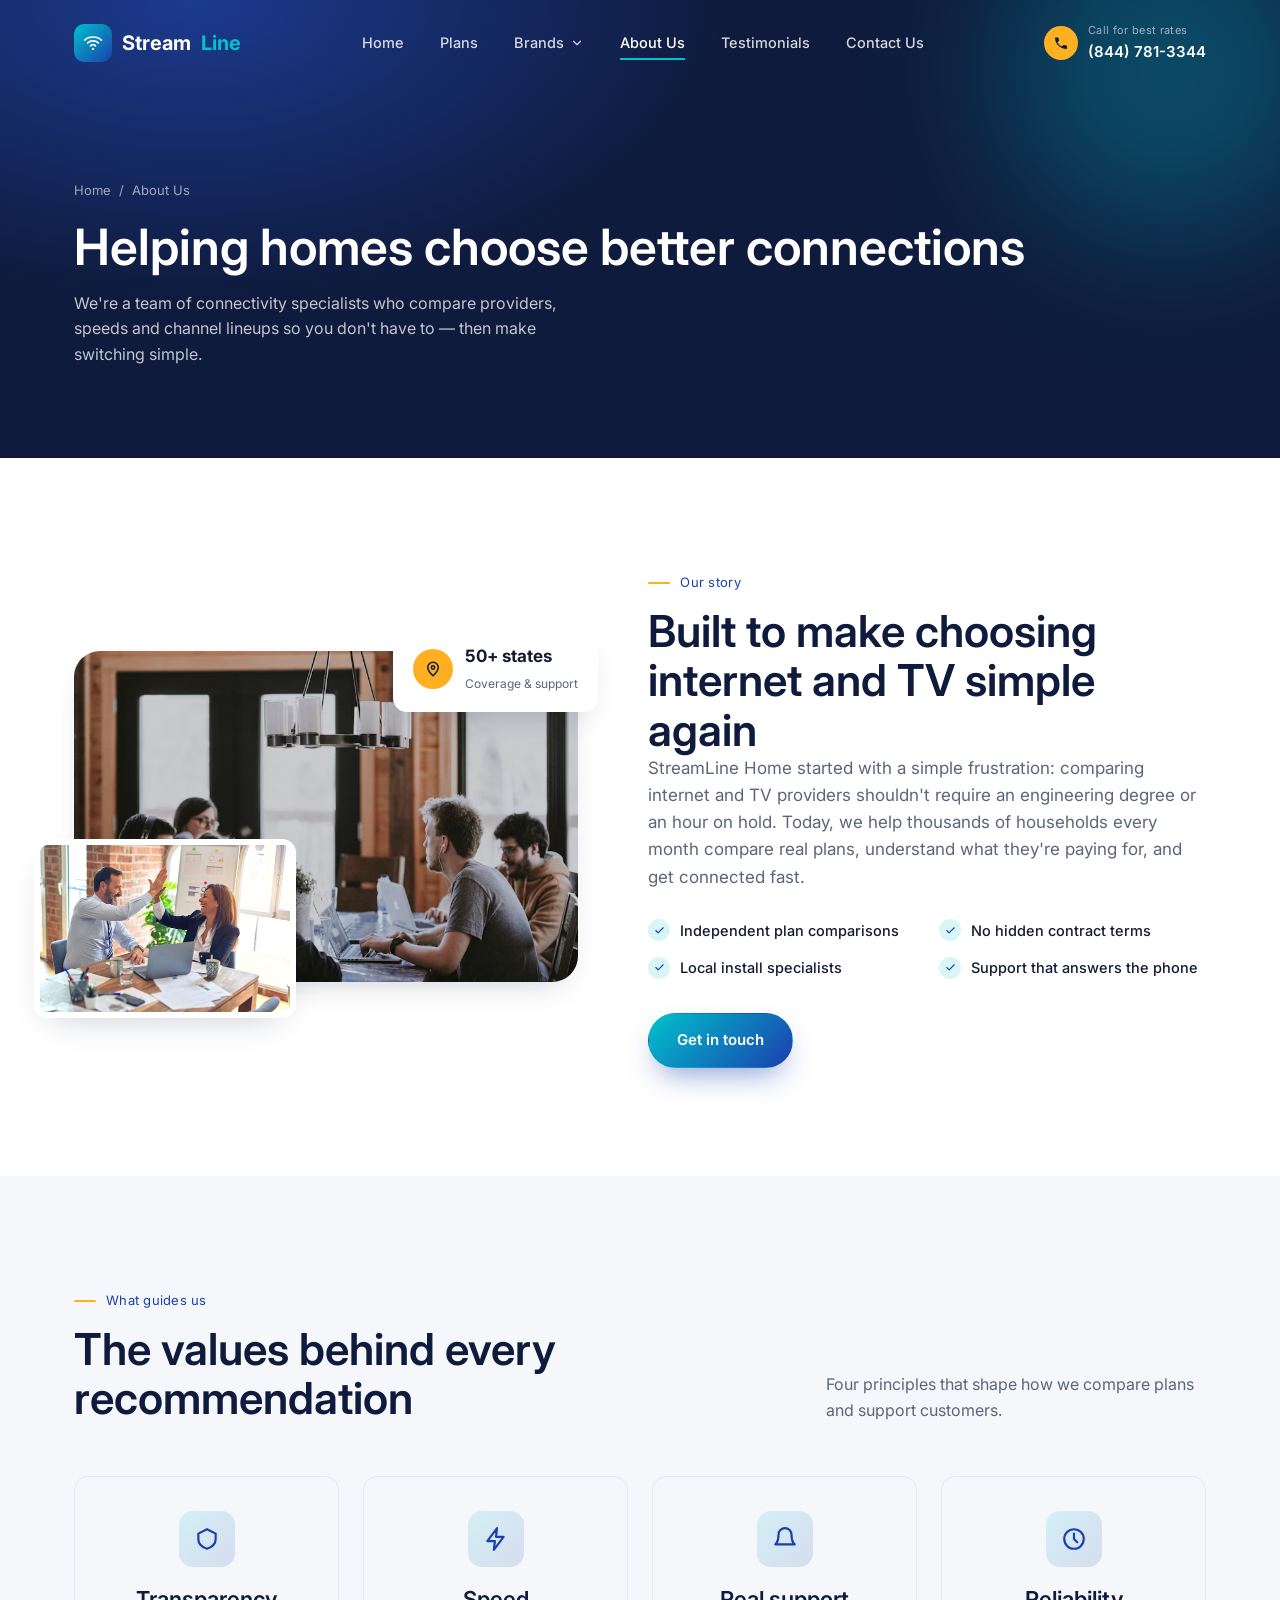
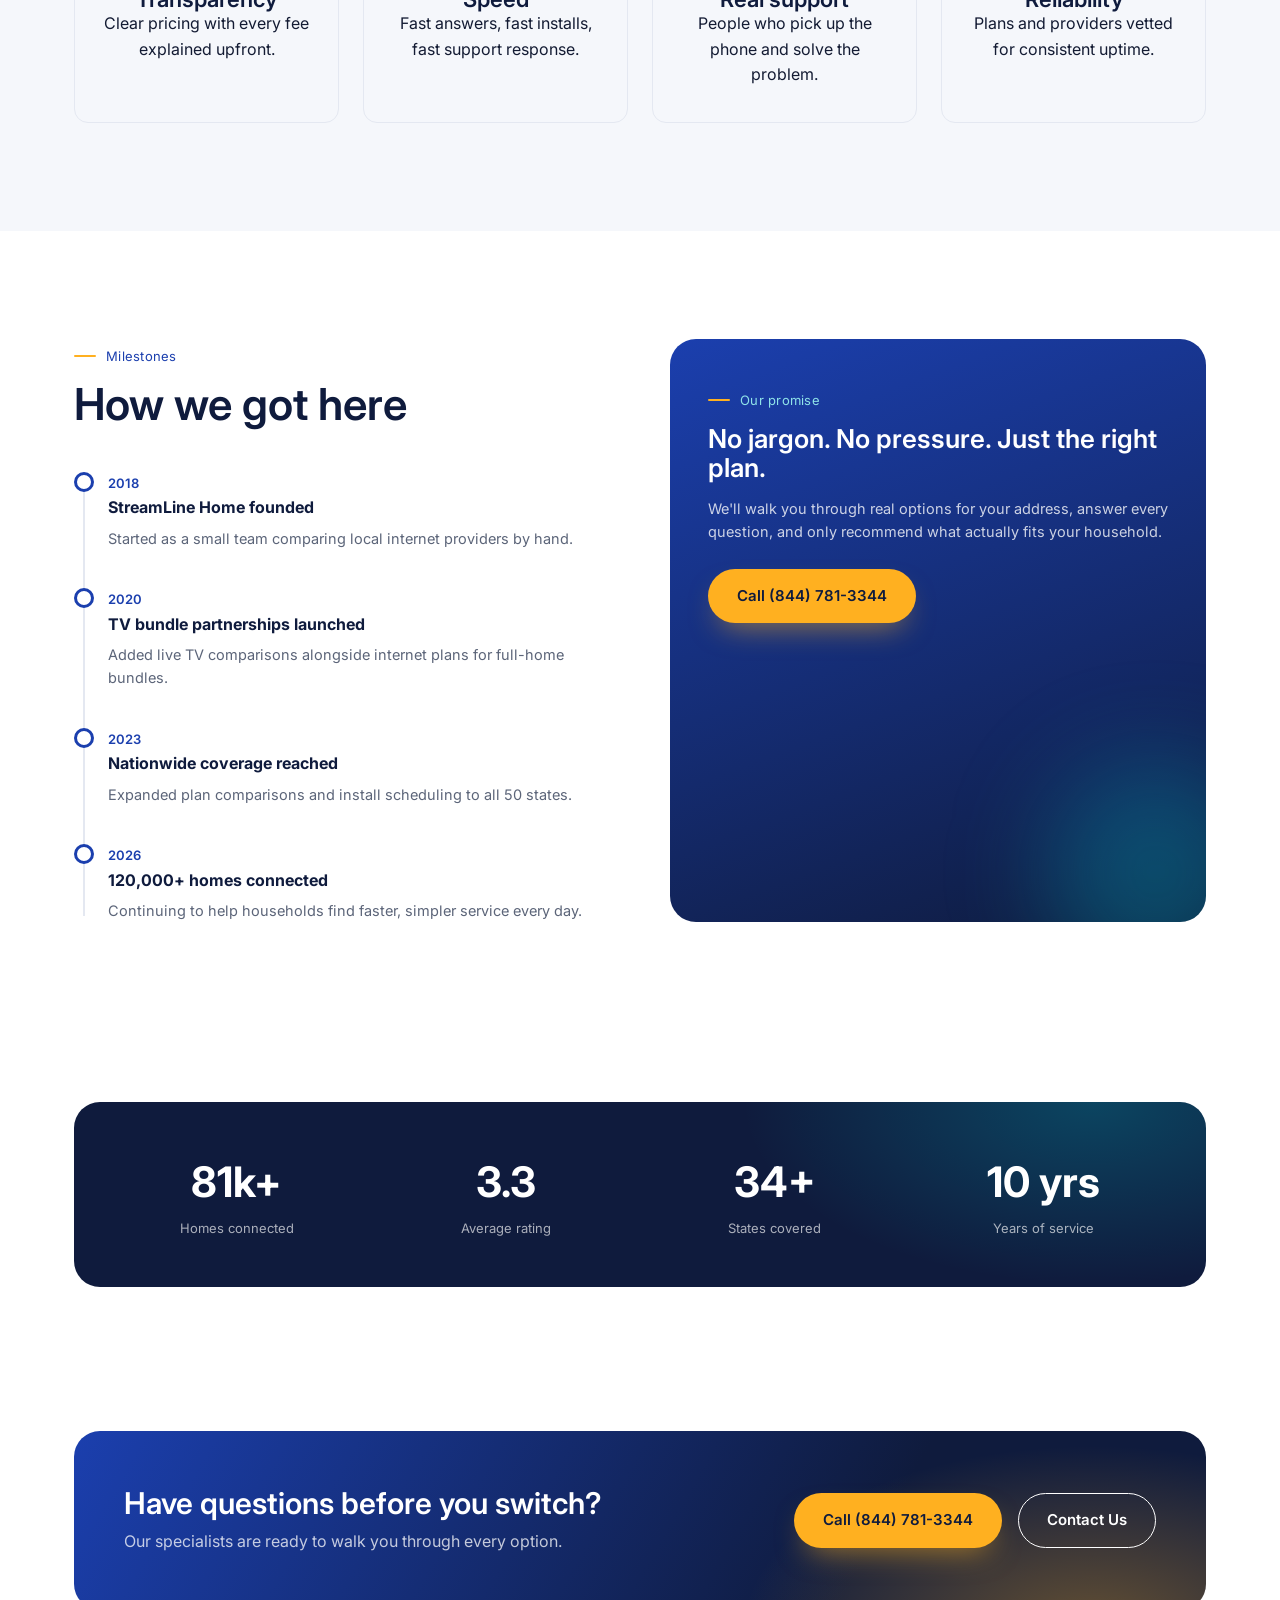
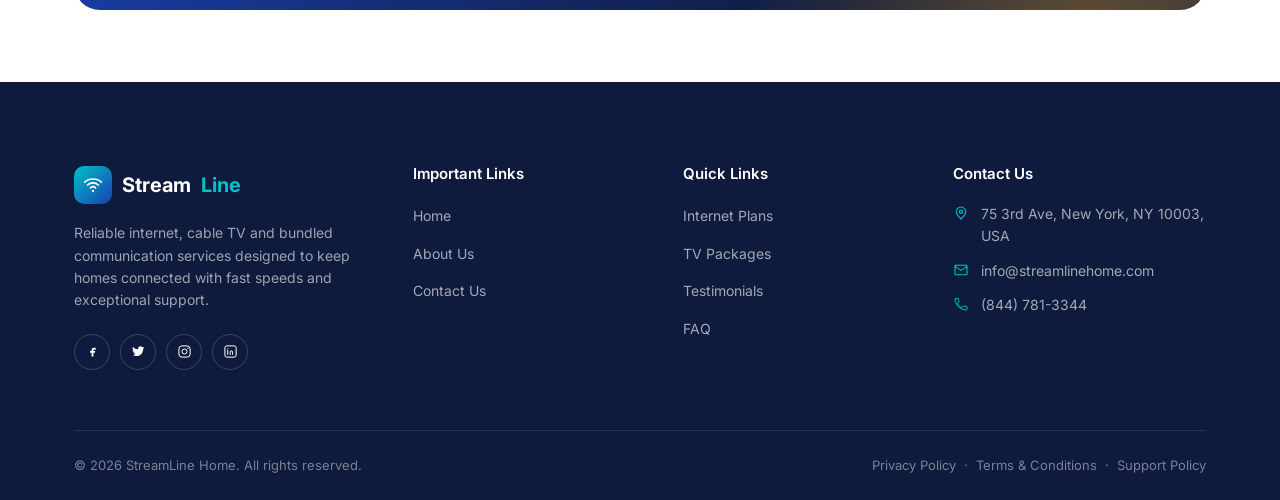
<file: about.html>
<!doctype html>
<html lang="en">

<head>
  <meta charset="UTF-8">
  <meta name="viewport" content="width=device-width, initial-scale=1.0">
  <title>About Us | StreamLine Home</title>
  <meta name="description"
    content="Learn how StreamLine Home helps families compare internet and TV plans, and why homes across the country trust us to get connected.">
  <link rel="preconnect" href="https://fonts.googleapis.com">
  <link
    href="https://fonts.googleapis.com/css2?family=Space+Grotesk:wght@500;600;700&family=Inter:wght@400;500;600;700&display=swap"
    rel="stylesheet">
  <link rel="stylesheet" href="assets/css/bootstrap.min.css">
  <link rel="stylesheet" href="assets/css/style.css">

</head>

<body>

  <header class="site-header">
    <div class="container">
      <a href="index.html" class="logo">
        <span class="logo-mark"><svg viewBox="0 0 24 24" fill="none">
            <path d="M2 8.5C7 3.5 17 3.5 22 8.5" stroke="#fff" stroke-width="2" stroke-linecap="round" />
            <path d="M5.5 12C9 8.7 15 8.7 18.5 12" stroke="#fff" stroke-width="2" stroke-linecap="round" />
            <path d="M9 15.5C10.8 13.8 13.2 13.8 15 15.5" stroke="#fff" stroke-width="2" stroke-linecap="round" />
            <circle cx="12" cy="19" r="1.4" fill="#fff" />
          </svg></span>
        Stream<span>Line</span>
      </a>
      <nav class="main-nav" id="mainNav">
        <a href="index.html" data-page="index.html">Home</a>
        <a href="plans.html" data-page="plans.html">Plans</a>
        <div class="nav-dropdown">
          <button class="nav-dropdown-toggle" type="button" aria-expanded="false">
            Brands
            <svg viewBox="0 0 24 24" fill="none" aria-hidden="true">
              <path d="M6 9l6 6 6-6" stroke="currentColor" stroke-width="2" stroke-linecap="round"
                stroke-linejoin="round" />
            </svg>
          </button>
          <div class="nav-dropdown-menu">
            <a href="brands/xfinity.html">Xfinity</a>
            <a href="brands/spectrum.html">Spectrum</a>
          </div>
        </div>
        <a href="about.html" data-page="about.html">About Us</a>
        <a href="index.html#testimonials">Testimonials</a>
        <a href="contact.html" data-page="contact.html">Contact Us</a>
      </nav>
      <div class="header-actions">
        <a href="tel:+18447813344" class="phone-pill">
          <span class="ring-dot"><svg viewBox="0 0 24 24" fill="none">
              <path
                d="M6.6 10.8c1.4 2.8 3.8 5.1 6.6 6.6l2.2-2.2c.3-.3.7-.4 1-.2 1.1.4 2.3.6 3.6.6.6 0 1 .4 1 1V20c0 .6-.4 1-1 1C11 21 3 13 3 4.6c0-.6.4-1 1-1h3.4c.6 0 1 .4 1 1 0 1.2.2 2.4.6 3.6.1.4 0 .8-.2 1L6.6 10.8z"
                fill="#0F1B3D" />
            </svg></span>
          <span><small>Call for best rates</small>(844) 781-3344</span>
        </a>
        <button class="nav-toggle" id="navToggle"
          aria-label="Toggle menu"><span></span><span></span><span></span></button>
      </div>
    </div>
  </header>
  <div class="nav-overlay" id="navOverlay"></div>

  <section class="page-banner">
    <div class="blob-1"></div>
    <div class="container">
      <div class="crumbs"><a href="index.html">Home</a><span>/</span><span>About Us</span></div>
      <h1>Helping homes choose better connections</h1>
      <p>We're a team of connectivity specialists who compare providers, speeds and channel lineups so you don't have to
        &mdash; then make switching simple.</p>
    </div>
  </section>

  <section class="section">
    <div class="container about-grid">
      <div class="about-media reveal">
        <div class="img-a"><img
            src="assets/images/a1.avif"
            alt="Support specialist helping a customer over the phone"></div>
        <div class="img-b"><img
            src="assets/images/a2.avif"
            alt="Modern living room with entertainment setup"></div>
        <div class="float-badge">
          <div class="badge-icon"><svg viewBox="0 0 24 24" fill="none">
              <path d="M12 21s7-6.5 7-11a7 7 0 10-14 0c0 4.5 7 11 7 11z" stroke="#0F1B3D" stroke-width="2" />
              <circle cx="12" cy="10" r="2.2" stroke="#0F1B3D" stroke-width="2" />
            </svg></div>
          <div><b>50+ states</b><span>Coverage &amp; support</span></div>
        </div>
      </div>
      <div class="reveal">
        <div class="eyebrow">Our story</div>
        <h2>Built to make choosing internet and TV simple again</h2>
        <p class="lede">StreamLine Home started with a simple frustration: comparing internet and TV providers shouldn't
          require an engineering degree or an hour on hold. Today, we help thousands of households every month compare
          real plans, understand what they're paying for, and get connected fast.</p>
        <ul class="check-list">
          <li><i><svg viewBox="0 0 24 24" fill="none">
                <path d="M20 6L9 17l-5-5" stroke="currentColor" stroke-width="2.4" stroke-linecap="round"
                  stroke-linejoin="round" />
              </svg></i>Independent plan comparisons</li>
          <li><i><svg viewBox="0 0 24 24" fill="none">
                <path d="M20 6L9 17l-5-5" stroke="currentColor" stroke-width="2.4" stroke-linecap="round"
                  stroke-linejoin="round" />
              </svg></i>No hidden contract terms</li>
          <li><i><svg viewBox="0 0 24 24" fill="none">
                <path d="M20 6L9 17l-5-5" stroke="currentColor" stroke-width="2.4" stroke-linecap="round"
                  stroke-linejoin="round" />
              </svg></i>Local install specialists</li>
          <li><i><svg viewBox="0 0 24 24" fill="none">
                <path d="M20 6L9 17l-5-5" stroke="currentColor" stroke-width="2.4" stroke-linecap="round"
                  stroke-linejoin="round" />
              </svg></i>Support that answers the phone</li>
        </ul>
        <a href="contact.html" class="btn btn-primary">Get in touch</a>
      </div>
    </div>
  </section>

  <section class="section section--cloud">
    <div class="container">
      <div class="head-row reveal">
        <div>
          <div class="eyebrow">What guides us</div>
          <h2>The values behind every recommendation</h2>
        </div>
        <p>Four principles that shape how we compare plans and support customers.</p>
      </div>
      <div class="value-grid">
        <div class="value-card reveal">
          <div class="service-icon"><svg viewBox="0 0 24 24" fill="none">
              <path d="M12 3l8 4v5c0 5-3.5 7.5-8 9-4.5-1.5-8-4-8-9V7l8-4z" stroke="currentColor" stroke-width="2" />
            </svg></div>
          <h3>Transparency</h3>
          <p>Clear pricing with every fee explained upfront.</p>
        </div>
        <div class="value-card reveal">
          <div class="service-icon"><svg viewBox="0 0 24 24" fill="none">
              <path d="M13 2L4 14h7l-1 8 9-12h-7l1-8z" stroke="currentColor" stroke-width="2" stroke-linejoin="round" />
            </svg></div>
          <h3>Speed</h3>
          <p>Fast answers, fast installs, fast support response.</p>
        </div>
        <div class="value-card reveal">
          <div class="service-icon"><svg viewBox="0 0 24 24" fill="none">
              <path d="M18 8a6 6 0 10-12 0c0 7-3 9-3 9h18s-3-2-3-9" stroke="currentColor" stroke-width="2"
                stroke-linecap="round" stroke-linejoin="round" />
            </svg></div>
          <h3>Real support</h3>
          <p>People who pick up the phone and solve the problem.</p>
        </div>
        <div class="value-card reveal">
          <div class="service-icon"><svg viewBox="0 0 24 24" fill="none">
              <circle cx="12" cy="12" r="9" stroke="currentColor" stroke-width="2" />
              <path d="M12 7v5l3 3" stroke="currentColor" stroke-width="2" stroke-linecap="round" />
            </svg></div>
          <h3>Reliability</h3>
          <p>Plans and providers vetted for consistent uptime.</p>
        </div>
      </div>
    </div>
  </section>

  <section class="section">
    <div class="container" style="display:grid;grid-template-columns:1fr 1fr;gap:60px;align-items:start;">
      <div class="reveal">
        <div class="eyebrow">Milestones</div>
        <h2 style="margin-bottom:40px;">How we got here</h2>
        <div class="timeline">
          <div class="timeline-item"><span>2018</span><b>StreamLine Home founded</b>
            <p>Started as a small team comparing local internet providers by hand.</p>
          </div>
          <div class="timeline-item"><span>2020</span><b>TV bundle partnerships launched</b>
            <p>Added live TV comparisons alongside internet plans for full-home bundles.</p>
          </div>
          <div class="timeline-item"><span>2023</span><b>Nationwide coverage reached</b>
            <p>Expanded plan comparisons and install scheduling to all 50 states.</p>
          </div>
          <div class="timeline-item"><span>2026</span><b>120,000+ homes connected</b>
            <p>Continuing to help households find faster, simpler service every day.</p>
          </div>
        </div>
      </div>
      <div class="why-panel reveal" style="align-self:stretch;">
        <span class="eyebrow" style="color:#8fe3e8;">Our promise</span>
        <h3>No jargon. No pressure. Just the right plan.</h3>
        <p>We'll walk you through real options for your address, answer every question, and only recommend what actually
          fits your household.</p>
        <a href="tel:+18447813344" class="btn btn-amber">Call (844) 781-3344</a>
      </div>
    </div>
  </section>

  <section class="section--tight">
    <div class="container">
      <div class="stat-band reveal">
        <div class="stat"><b data-count="120" data-suffix="k+">0</b><span>Homes connected</span></div>
        <div class="stat"><b data-count="4.9" data-decimals="1">0</b><span>Average rating</span></div>
        <div class="stat"><b data-count="50" data-suffix="+">0</b><span>States covered</span></div>
        <div class="stat"><b data-count="15" data-suffix=" yrs">0</b><span>Years of service</span></div>
      </div>
    </div>
  </section>

  <section class="section--tight">
    <div class="container">
      <div class="cta-banner reveal">
        <div>
          <h3>Have questions before you switch?</h3>
          <p>Our specialists are ready to walk you through every option.</p>
        </div>
        <div class="cta-actions">
          <a href="tel:+18447813344" class="btn btn-amber">Call (844) 781-3344</a>
          <a href="contact.html" class="btn btn-ghost">Contact Us</a>
        </div>
      </div>
    </div>
  </section>

  <footer class="site-footer">
    <div class="container">
      <div class="footer-grid">
        <div class="footer-brand">
          <a href="index.html" class="logo">
            <span class="logo-mark"><svg viewBox="0 0 24 24" fill="none">
                <path d="M2 8.5C7 3.5 17 3.5 22 8.5" stroke="#fff" stroke-width="2" stroke-linecap="round" />
                <path d="M5.5 12C9 8.7 15 8.7 18.5 12" stroke="#fff" stroke-width="2" stroke-linecap="round" />
                <path d="M9 15.5C10.8 13.8 13.2 13.8 15 15.5" stroke="#fff" stroke-width="2" stroke-linecap="round" />
                <circle cx="12" cy="19" r="1.4" fill="#fff" />
              </svg></span>
            Stream<span>Line</span>
          </a>
          <p>Reliable internet, cable TV and bundled communication services designed to keep homes connected with fast
            speeds and exceptional support.</p>
          <div class="footer-social">
            <a href="#" aria-label="Facebook"><svg viewBox="0 0 24 24" fill="none">
                <path d="M14 9h3V6h-3c-2 0-3.5 1.5-3.5 3.5V11H8v3h2.5v6h3v-6H16l.5-3h-3V9.6c0-.4.2-.6.5-.6z"
                  fill="#fff" />
              </svg></a>
            <a href="#" aria-label="Twitter"><svg viewBox="0 0 24 24" fill="none">
                <path
                  d="M21 5.6c-.7.3-1.4.5-2.2.6a3.7 3.7 0 001.6-2 7.6 7.6 0 01-2.4.9 3.7 3.7 0 00-6.4 3.4A10.6 10.6 0 013 4.9a3.7 3.7 0 001.2 5 3.6 3.6 0 01-1.7-.5v.1a3.7 3.7 0 003 3.6 3.7 3.7 0 01-1.7.1 3.7 3.7 0 003.5 2.6A7.5 7.5 0 013 17.5a10.6 10.6 0 005.7 1.7c6.9 0 10.6-5.7 10.6-10.6v-.5c.7-.5 1.4-1.2 1.7-2z"
                  fill="#fff" />
              </svg></a>
            <a href="#" aria-label="Instagram"><svg viewBox="0 0 24 24" fill="none">
                <rect x="3" y="3" width="18" height="18" rx="5" stroke="#fff" stroke-width="1.6" />
                <circle cx="12" cy="12" r="4" stroke="#fff" stroke-width="1.6" />
                <circle cx="17.3" cy="6.7" r="1" fill="#fff" />
              </svg></a>
            <a href="#" aria-label="LinkedIn"><svg viewBox="0 0 24 24" fill="none">
                <rect x="3" y="3" width="18" height="18" rx="3" stroke="#fff" stroke-width="1.6" />
                <path d="M7.5 10v6.5M7.5 7.5v.01M11.5 16.5V13c0-1.4.8-2 1.9-2s1.9.6 1.9 2v3.5" stroke="#fff"
                  stroke-width="1.6" stroke-linecap="round" />
              </svg></a>
          </div>
        </div>
        <div>
          <h5>Important Links</h5>
          <ul>
            <li><a href="index.html">Home</a></li>
            <li><a href="about.html">About Us</a></li>
            <li><a href="contact.html">Contact Us</a></li>
          </ul>
        </div>
        <div>
          <h5>Quick Links</h5>
          <ul>
            <li><a href="plans.html">Internet Plans</a></li>
            <li><a href="plans.html">TV Packages</a></li>
            <li><a href="index.html#testimonials">Testimonials</a></li>
            <li><a href="index.html#faq">FAQ</a></li>
          </ul>
        </div>
        <div>
          <h5>Contact Us</h5>
          <ul class="footer-contact">
            <li><svg viewBox="0 0 24 24" fill="none">
                <path d="M12 21s7-6.5 7-11a7 7 0 10-14 0c0 4.5 7 11 7 11z" stroke="currentColor" stroke-width="1.7" />
                <circle cx="12" cy="10" r="2.4" stroke="currentColor" stroke-width="1.7" />
              </svg>75 3rd Ave, New York, NY 10003, USA</li>
            <li><svg viewBox="0 0 24 24" fill="none">
                <path d="M3 6.5l9 6 9-6M4 5h16a1 1 0 011 1v12a1 1 0 01-1 1H4a1 1 0 01-1-1V6a1 1 0 011-1z"
                  stroke="currentColor" stroke-width="1.6" stroke-linejoin="round" />
              </svg>info@streamlinehome.com</li>
            <li><svg viewBox="0 0 24 24" fill="none">
                <path
                  d="M6.6 10.8c1.4 2.8 3.8 5.1 6.6 6.6l2.2-2.2c.3-.3.7-.4 1-.2 1.1.4 2.3.6 3.6.6.6 0 1 .4 1 1V20c0 .6-.4 1-1 1C11 21 3 13 3 4.6c0-.6.4-1 1-1h3.4c.6 0 1 .4 1 1 0 1.2.2 2.4.6 3.6.1.4 0 .8-.2 1L6.6 10.8z"
                  stroke="currentColor" stroke-width="1.5" />
              </svg>(844) 781-3344</li>
          </ul>
        </div>
      </div>
      <div class="footer-bottom">
        <span>© 2026 StreamLine Home. All rights reserved.</span>
         <span><a href="privacy-policy.html">Privacy Policy</a> &nbsp;·&nbsp; <a href="terms.html">Terms &amp;
            Conditions </a> &nbsp;·&nbsp; <a href="support-policy.html">Support Policy</a> </span>
      </div>
    </div>
  </footer>

  <button class="to-top" aria-label="Back to top"><svg viewBox="0 0 24 24" fill="none">
      <path d="M12 19V5M5 12l7-7 7 7" stroke="currentColor" stroke-width="2.2" stroke-linecap="round"
        stroke-linejoin="round" />
    </svg></button>
    <script>
    document.addEventListener("DOMContentLoaded", function () {
      const dropdown = document.querySelector(".nav-dropdown");
      const toggle = document.querySelector(".nav-dropdown-toggle");
      if (!dropdown || !toggle) return;

      toggle.addEventListener("click", function (event) {
        event.stopPropagation();
        const isOpen = dropdown.classList.toggle("is-open");
        toggle.setAttribute("aria-expanded", isOpen ? "true" : "false");
      });

      document.addEventListener("click", function (event) {
        if (!dropdown.contains(event.target)) {
          dropdown.classList.remove("is-open");
          toggle.setAttribute("aria-expanded", "false");
        }
      });
    });
  </script>
  <script src="assets/js/main.js"></script>
</body>

</html>
</file>
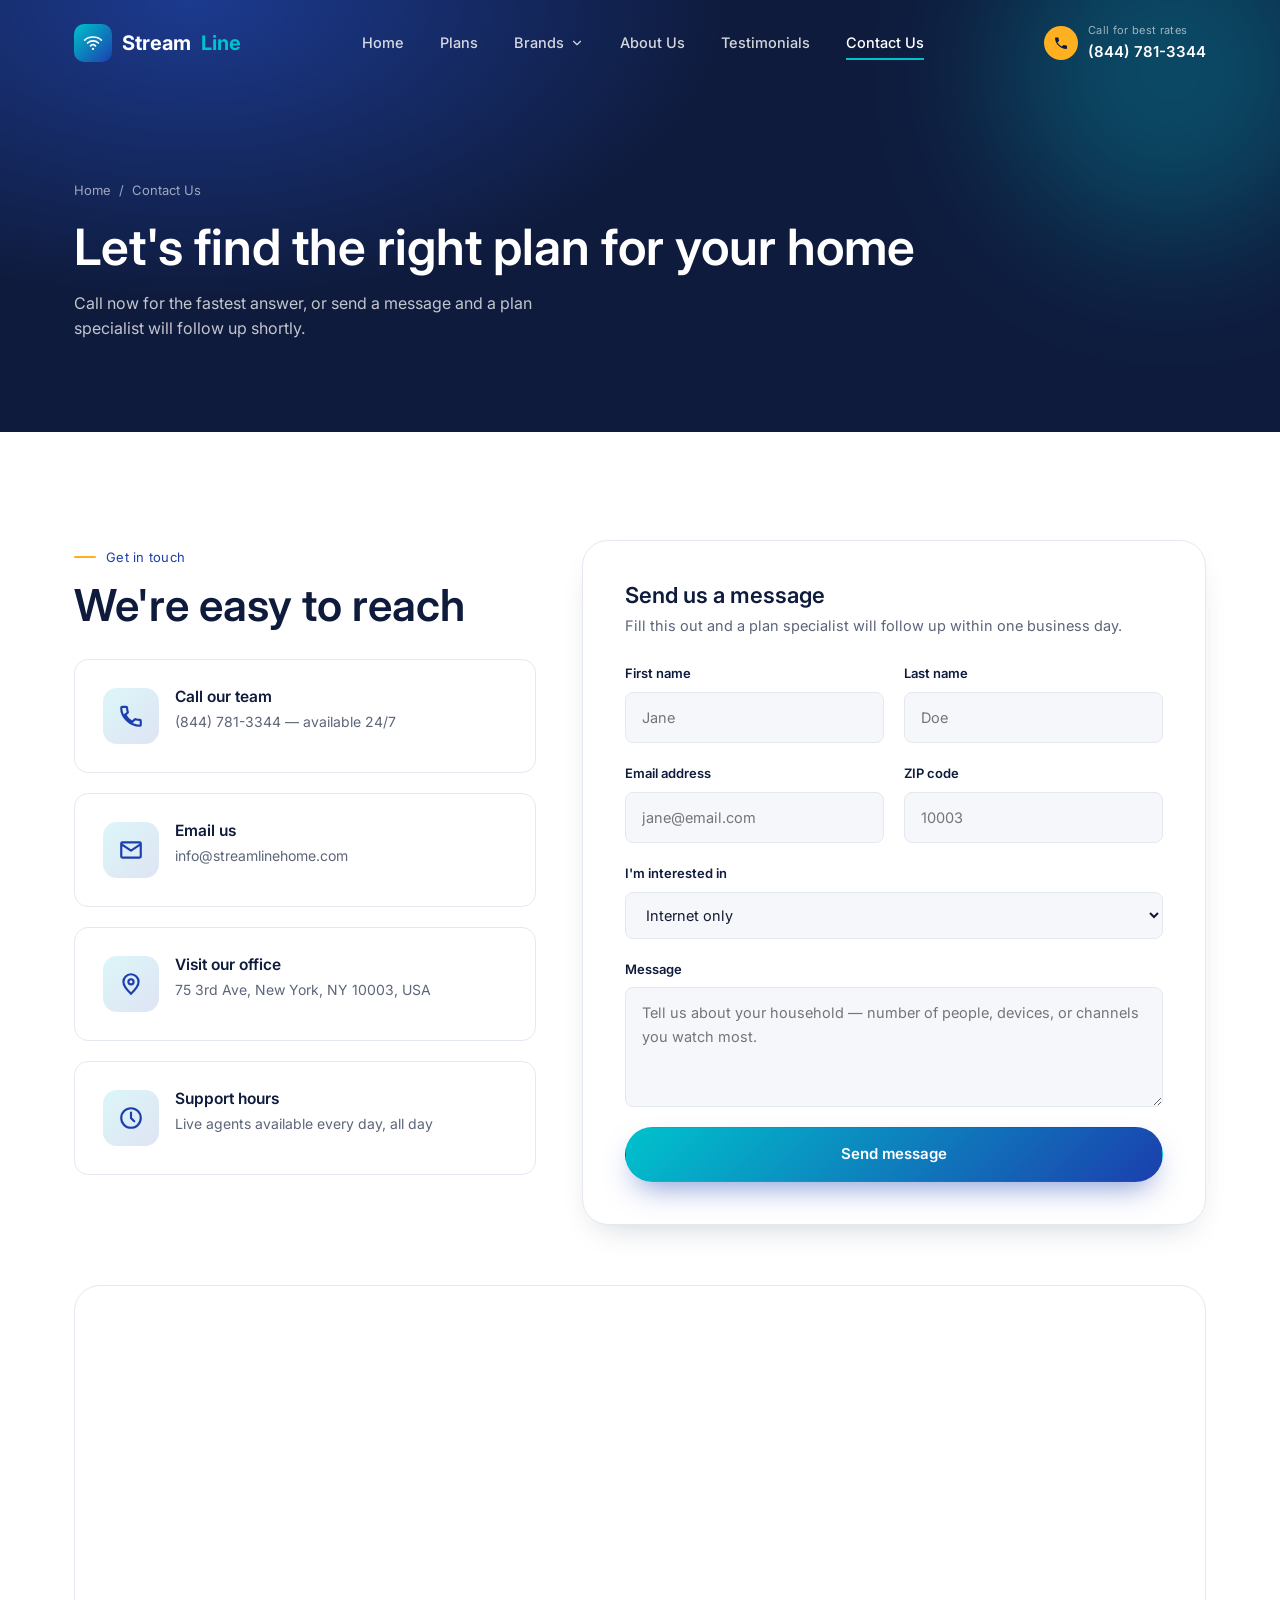
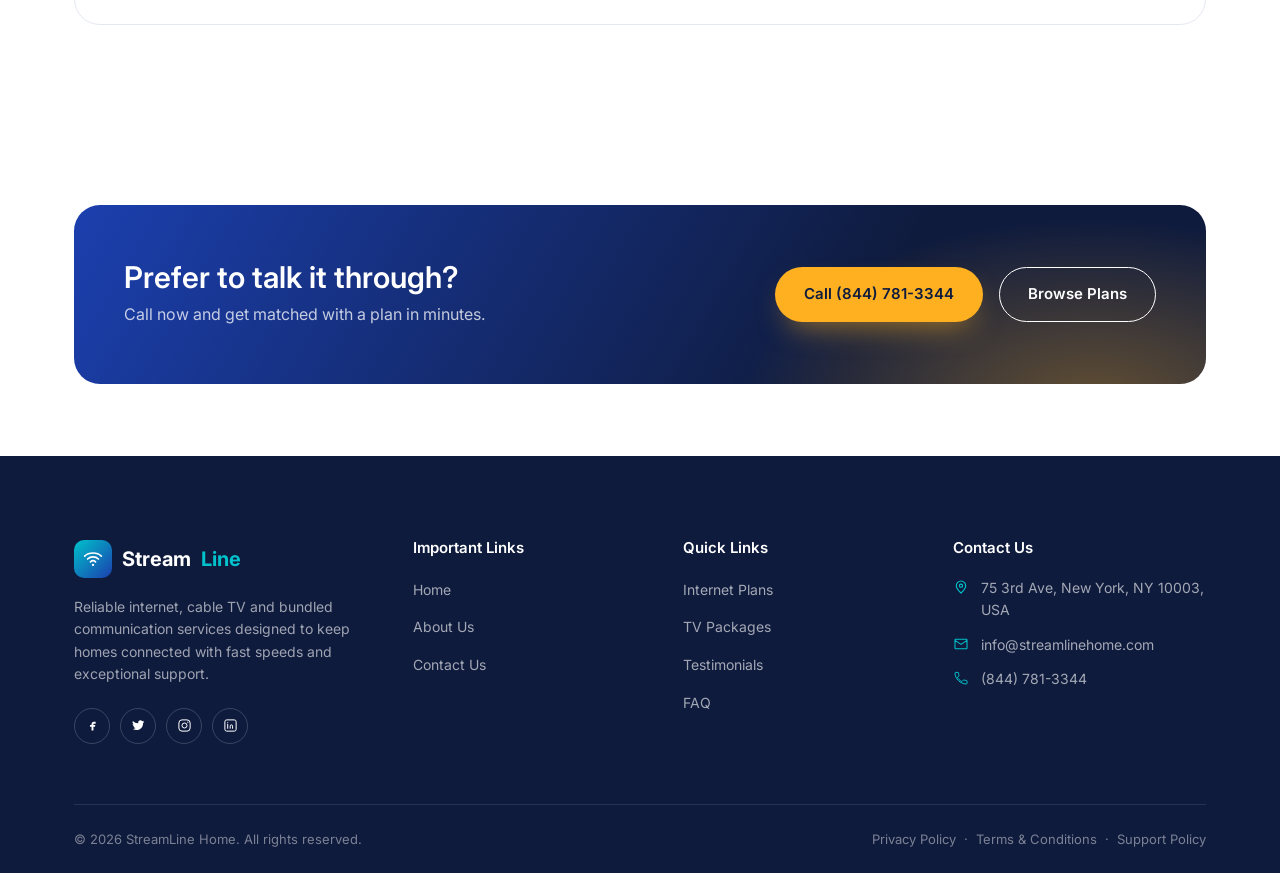
<file: contact.html>
<!doctype html>
<html lang="en">

<head>
  <meta charset="UTF-8">
  <meta name="viewport" content="width=device-width, initial-scale=1.0">
  <title>Contact Us | StreamLine Home</title>
  <meta name="description"
    content="Reach StreamLine Home for plan questions, availability checks, or support. Call, email, or send us a message.">
  <link rel="preconnect" href="https://fonts.googleapis.com">
  <link
    href="https://fonts.googleapis.com/css2?family=Space+Grotesk:wght@500;600;700&family=Inter:wght@400;500;600;700&display=swap"
    rel="stylesheet">
  <link rel="stylesheet" href="assets/css/bootstrap.min.css">
  <link rel="stylesheet" href="assets/css/style.css">

</head>

<body>

  <header class="site-header">
    <div class="container">
      <a href="index.html" class="logo">
        <span class="logo-mark"><svg viewBox="0 0 24 24" fill="none">
            <path d="M2 8.5C7 3.5 17 3.5 22 8.5" stroke="#fff" stroke-width="2" stroke-linecap="round" />
            <path d="M5.5 12C9 8.7 15 8.7 18.5 12" stroke="#fff" stroke-width="2" stroke-linecap="round" />
            <path d="M9 15.5C10.8 13.8 13.2 13.8 15 15.5" stroke="#fff" stroke-width="2" stroke-linecap="round" />
            <circle cx="12" cy="19" r="1.4" fill="#fff" />
          </svg></span>
        Stream<span>Line</span>
      </a>
      <nav class="main-nav" id="mainNav">
        <a href="index.html" data-page="index.html">Home</a>
        <a href="plans.html" data-page="plans.html">Plans</a>
        <div class="nav-dropdown">
          <button class="nav-dropdown-toggle" type="button" aria-expanded="false">
            Brands
            <svg viewBox="0 0 24 24" fill="none" aria-hidden="true">
              <path d="M6 9l6 6 6-6" stroke="currentColor" stroke-width="2" stroke-linecap="round"
                stroke-linejoin="round" />
            </svg>
          </button>
          <div class="nav-dropdown-menu">
            <a href="brands/xfinity.html">Xfinity</a>
            <a href="brands/spectrum.html">Spectrum</a>
          </div>
        </div>
        <a href="about.html" data-page="about.html">About Us</a>
        <a href="index.html#testimonials">Testimonials</a>
        <a href="contact.html" data-page="contact.html">Contact Us</a>
      </nav>
      <div class="header-actions">
        <a href="tel:+18447813344" class="phone-pill">
          <span class="ring-dot"><svg viewBox="0 0 24 24" fill="none">
              <path
                d="M6.6 10.8c1.4 2.8 3.8 5.1 6.6 6.6l2.2-2.2c.3-.3.7-.4 1-.2 1.1.4 2.3.6 3.6.6.6 0 1 .4 1 1V20c0 .6-.4 1-1 1C11 21 3 13 3 4.6c0-.6.4-1 1-1h3.4c.6 0 1 .4 1 1 0 1.2.2 2.4.6 3.6.1.4 0 .8-.2 1L6.6 10.8z"
                fill="#0F1B3D" />
            </svg></span>
          <span><small>Call for best rates</small>(844) 781-3344</span>
        </a>
        <button class="nav-toggle" id="navToggle"
          aria-label="Toggle menu"><span></span><span></span><span></span></button>
      </div>
    </div>
  </header>
  <div class="nav-overlay" id="navOverlay"></div>

  <section class="page-banner">
    <div class="blob-1"></div>
    <div class="container">
      <div class="crumbs"><a href="index.html">Home</a><span>/</span><span>Contact Us</span></div>
      <h1>Let's find the right plan for your home</h1>
      <p>Call now for the fastest answer, or send a message and a plan specialist will follow up shortly.</p>
    </div>
  </section>

  <section class="section">
    <div class="container contact-grid">
      <div class="reveal">
        <div class="eyebrow">Get in touch</div>
        <h2 style="margin-bottom:28px;">We're easy to reach</h2>

        <div class="contact-info-card">
          <div class="service-icon"><svg viewBox="0 0 24 24" fill="none">
              <path
                d="M6.6 10.8c1.4 2.8 3.8 5.1 6.6 6.6l2.2-2.2c.3-.3.7-.4 1-.2 1.1.4 2.3.6 3.6.6.6 0 1 .4 1 1V20c0 .6-.4 1-1 1C11 21 3 13 3 4.6c0-.6.4-1 1-1h3.4c.6 0 1 .4 1 1 0 1.2.2 2.4.6 3.6.1.4 0 .8-.2 1L6.6 10.8z"
                stroke="currentColor" stroke-width="2" />
            </svg></div>
          <div>
            <h4>Call our team</h4>
            <p><a href="tel:+18447813344">(844) 781-3344</a> &mdash; available 24/7</p>
          </div>
        </div>
        <div class="contact-info-card">
          <div class="service-icon"><svg viewBox="0 0 24 24" fill="none">
              <path d="M3 6.5l9 6 9-6M4 5h16a1 1 0 011 1v12a1 1 0 01-1 1H4a1 1 0 01-1-1V6a1 1 0 011-1z"
                stroke="currentColor" stroke-width="2" stroke-linejoin="round" />
            </svg></div>
          <div>
            <h4>Email us</h4>
            <p><a href="mailto:info@streamlinehome.com">info@streamlinehome.com</a></p>
          </div>
        </div>
        <div class="contact-info-card">
          <div class="service-icon"><svg viewBox="0 0 24 24" fill="none">
              <path d="M12 21s7-6.5 7-11a7 7 0 10-14 0c0 4.5 7 11 7 11z" stroke="currentColor" stroke-width="2" />
              <circle cx="12" cy="10" r="2.4" stroke="currentColor" stroke-width="2" />
            </svg></div>
          <div>
            <h4>Visit our office</h4>
            <p>75 3rd Ave, New York, NY 10003, USA</p>
          </div>
        </div>
        <div class="contact-info-card">
          <div class="service-icon"><svg viewBox="0 0 24 24" fill="none">
              <circle cx="12" cy="12" r="9" stroke="currentColor" stroke-width="2" />
              <path d="M12 7v5l3 3" stroke="currentColor" stroke-width="2" stroke-linecap="round" />
            </svg></div>
          <div>
            <h4>Support hours</h4>
            <p>Live agents available every day, all day</p>
          </div>
        </div>
      </div>

      <div class="reveal">
        <div class="form-card">
          <h3 style="margin-bottom:6px;">Send us a message</h3>
          <p style="color:var(--slate);font-size:14.5px;margin-bottom:26px;">Fill this out and a plan specialist will
            follow up within one business day.</p>
          <form class="contact-form">
            <div class="form-row">
              <div class="field"><label for="fname">First name</label><input id="fname" type="text" placeholder="Jane"
                  required></div>
              <div class="field"><label for="lname">Last name</label><input id="lname" type="text" placeholder="Doe"
                  required></div>
            </div>
            <div class="form-row">
              <div class="field"><label for="email">Email address</label><input id="email" type="email"
                  placeholder="jane@email.com" required></div>
              <div class="field"><label for="zip">ZIP code</label><input id="zip" type="text" placeholder="10003"
                  required></div>
            </div>
            <div class="form-row">
              <div class="field full">
                <label for="interest">I'm interested in</label>
                <select id="interest">
                  <option>Internet only</option>
                  <option>TV only</option>
                  <option>Internet + TV bundle</option>
                  <option>Not sure yet</option>
                </select>
              </div>
            </div>
            <div class="form-row">
              <div class="field full">
                <label for="msg">Message</label>
                <textarea id="msg"
                  placeholder="Tell us about your household &mdash; number of people, devices, or channels you watch most."></textarea>
              </div>
            </div>
            <button type="submit" class="btn btn-primary btn-block">Send message</button>
          </form>
        </div>
      </div>
    </div>

    <div class="container">
      <div class="map-frame reveal">
        <iframe src="https://www.google.com/maps?q=75%203rd%20Ave%2C%20New%20York%2C%20NY%2010003&output=embed"
          loading="lazy" allowfullscreen title="StreamLine Home office location"></iframe>
      </div>
    </div>
  </section>

  <section class="section--tight">
    <div class="container">
      <div class="cta-banner reveal">
        <div>
          <h3>Prefer to talk it through?</h3>
          <p>Call now and get matched with a plan in minutes.</p>
        </div>
        <div class="cta-actions">
          <a href="tel:+18447813344" class="btn btn-amber">Call (844) 781-3344</a>
          <a href="plans.html" class="btn btn-ghost">Browse Plans</a>
        </div>
      </div>
    </div>
  </section>

  <footer class="site-footer">
    <div class="container">
      <div class="footer-grid">
        <div class="footer-brand">
          <a href="index.html" class="logo">
            <span class="logo-mark"><svg viewBox="0 0 24 24" fill="none">
                <path d="M2 8.5C7 3.5 17 3.5 22 8.5" stroke="#fff" stroke-width="2" stroke-linecap="round" />
                <path d="M5.5 12C9 8.7 15 8.7 18.5 12" stroke="#fff" stroke-width="2" stroke-linecap="round" />
                <path d="M9 15.5C10.8 13.8 13.2 13.8 15 15.5" stroke="#fff" stroke-width="2" stroke-linecap="round" />
                <circle cx="12" cy="19" r="1.4" fill="#fff" />
              </svg></span>
            Stream<span>Line</span>
          </a>
          <p>Reliable internet, cable TV and bundled communication services designed to keep homes connected with fast
            speeds and exceptional support.</p>
          <div class="footer-social">
            <a href="#" aria-label="Facebook"><svg viewBox="0 0 24 24" fill="none">
                <path d="M14 9h3V6h-3c-2 0-3.5 1.5-3.5 3.5V11H8v3h2.5v6h3v-6H16l.5-3h-3V9.6c0-.4.2-.6.5-.6z"
                  fill="#fff" />
              </svg></a>
            <a href="#" aria-label="Twitter"><svg viewBox="0 0 24 24" fill="none">
                <path
                  d="M21 5.6c-.7.3-1.4.5-2.2.6a3.7 3.7 0 001.6-2 7.6 7.6 0 01-2.4.9 3.7 3.7 0 00-6.4 3.4A10.6 10.6 0 013 4.9a3.7 3.7 0 001.2 5 3.6 3.6 0 01-1.7-.5v.1a3.7 3.7 0 003 3.6 3.7 3.7 0 01-1.7.1 3.7 3.7 0 003.5 2.6A7.5 7.5 0 013 17.5a10.6 10.6 0 005.7 1.7c6.9 0 10.6-5.7 10.6-10.6v-.5c.7-.5 1.4-1.2 1.7-2z"
                  fill="#fff" />
              </svg></a>
            <a href="#" aria-label="Instagram"><svg viewBox="0 0 24 24" fill="none">
                <rect x="3" y="3" width="18" height="18" rx="5" stroke="#fff" stroke-width="1.6" />
                <circle cx="12" cy="12" r="4" stroke="#fff" stroke-width="1.6" />
                <circle cx="17.3" cy="6.7" r="1" fill="#fff" />
              </svg></a>
            <a href="#" aria-label="LinkedIn"><svg viewBox="0 0 24 24" fill="none">
                <rect x="3" y="3" width="18" height="18" rx="3" stroke="#fff" stroke-width="1.6" />
                <path d="M7.5 10v6.5M7.5 7.5v.01M11.5 16.5V13c0-1.4.8-2 1.9-2s1.9.6 1.9 2v3.5" stroke="#fff"
                  stroke-width="1.6" stroke-linecap="round" />
              </svg></a>
          </div>
        </div>
        <div>
          <h5>Important Links</h5>
          <ul>
            <li><a href="index.html">Home</a></li>
            <li><a href="about.html">About Us</a></li>
            <li><a href="contact.html">Contact Us</a></li>
          </ul>
        </div>
        <div>
          <h5>Quick Links</h5>
          <ul>
            <li><a href="plans.html">Internet Plans</a></li>
            <li><a href="plans.html">TV Packages</a></li>
            <li><a href="index.html#testimonials">Testimonials</a></li>
            <li><a href="index.html#faq">FAQ</a></li>
          </ul>
        </div>
        <div>
          <h5>Contact Us</h5>
          <ul class="footer-contact">
            <li><svg viewBox="0 0 24 24" fill="none">
                <path d="M12 21s7-6.5 7-11a7 7 0 10-14 0c0 4.5 7 11 7 11z" stroke="currentColor" stroke-width="1.7" />
                <circle cx="12" cy="10" r="2.4" stroke="currentColor" stroke-width="1.7" />
              </svg>75 3rd Ave, New York, NY 10003, USA</li>
            <li><svg viewBox="0 0 24 24" fill="none">
                <path d="M3 6.5l9 6 9-6M4 5h16a1 1 0 011 1v12a1 1 0 01-1 1H4a1 1 0 01-1-1V6a1 1 0 011-1z"
                  stroke="currentColor" stroke-width="1.6" stroke-linejoin="round" />
              </svg>info@streamlinehome.com</li>
            <li><svg viewBox="0 0 24 24" fill="none">
                <path
                  d="M6.6 10.8c1.4 2.8 3.8 5.1 6.6 6.6l2.2-2.2c.3-.3.7-.4 1-.2 1.1.4 2.3.6 3.6.6.6 0 1 .4 1 1V20c0 .6-.4 1-1 1C11 21 3 13 3 4.6c0-.6.4-1 1-1h3.4c.6 0 1 .4 1 1 0 1.2.2 2.4.6 3.6.1.4 0 .8-.2 1L6.6 10.8z"
                  stroke="currentColor" stroke-width="1.5" />
              </svg>(844) 781-3344</li>
          </ul>
        </div>
      </div>
      <div class="footer-bottom">
        <span>© 2026 StreamLine Home. All rights reserved.</span>
        <span><a href="privacy-policy.html">Privacy Policy</a> &nbsp;·&nbsp; <a href="terms.html">Terms &amp;
            Conditions </a> &nbsp;·&nbsp; <a href="support-policy.html">Support Policy</a> </span>
      </div>
    </div>
  </footer>

  <button class="to-top" aria-label="Back to top"><svg viewBox="0 0 24 24" fill="none">
      <path d="M12 19V5M5 12l7-7 7 7" stroke="currentColor" stroke-width="2.2" stroke-linecap="round"
        stroke-linejoin="round" />
    </svg></button>
    <script>
    document.addEventListener("DOMContentLoaded", function () {
      const dropdown = document.querySelector(".nav-dropdown");
      const toggle = document.querySelector(".nav-dropdown-toggle");
      if (!dropdown || !toggle) return;

      toggle.addEventListener("click", function (event) {
        event.stopPropagation();
        const isOpen = dropdown.classList.toggle("is-open");
        toggle.setAttribute("aria-expanded", isOpen ? "true" : "false");
      });

      document.addEventListener("click", function (event) {
        if (!dropdown.contains(event.target)) {
          dropdown.classList.remove("is-open");
          toggle.setAttribute("aria-expanded", "false");
        }
      });
    });
  </script>
  <script src="assets/js/main.js"></script>
</body>

</html>
</file>
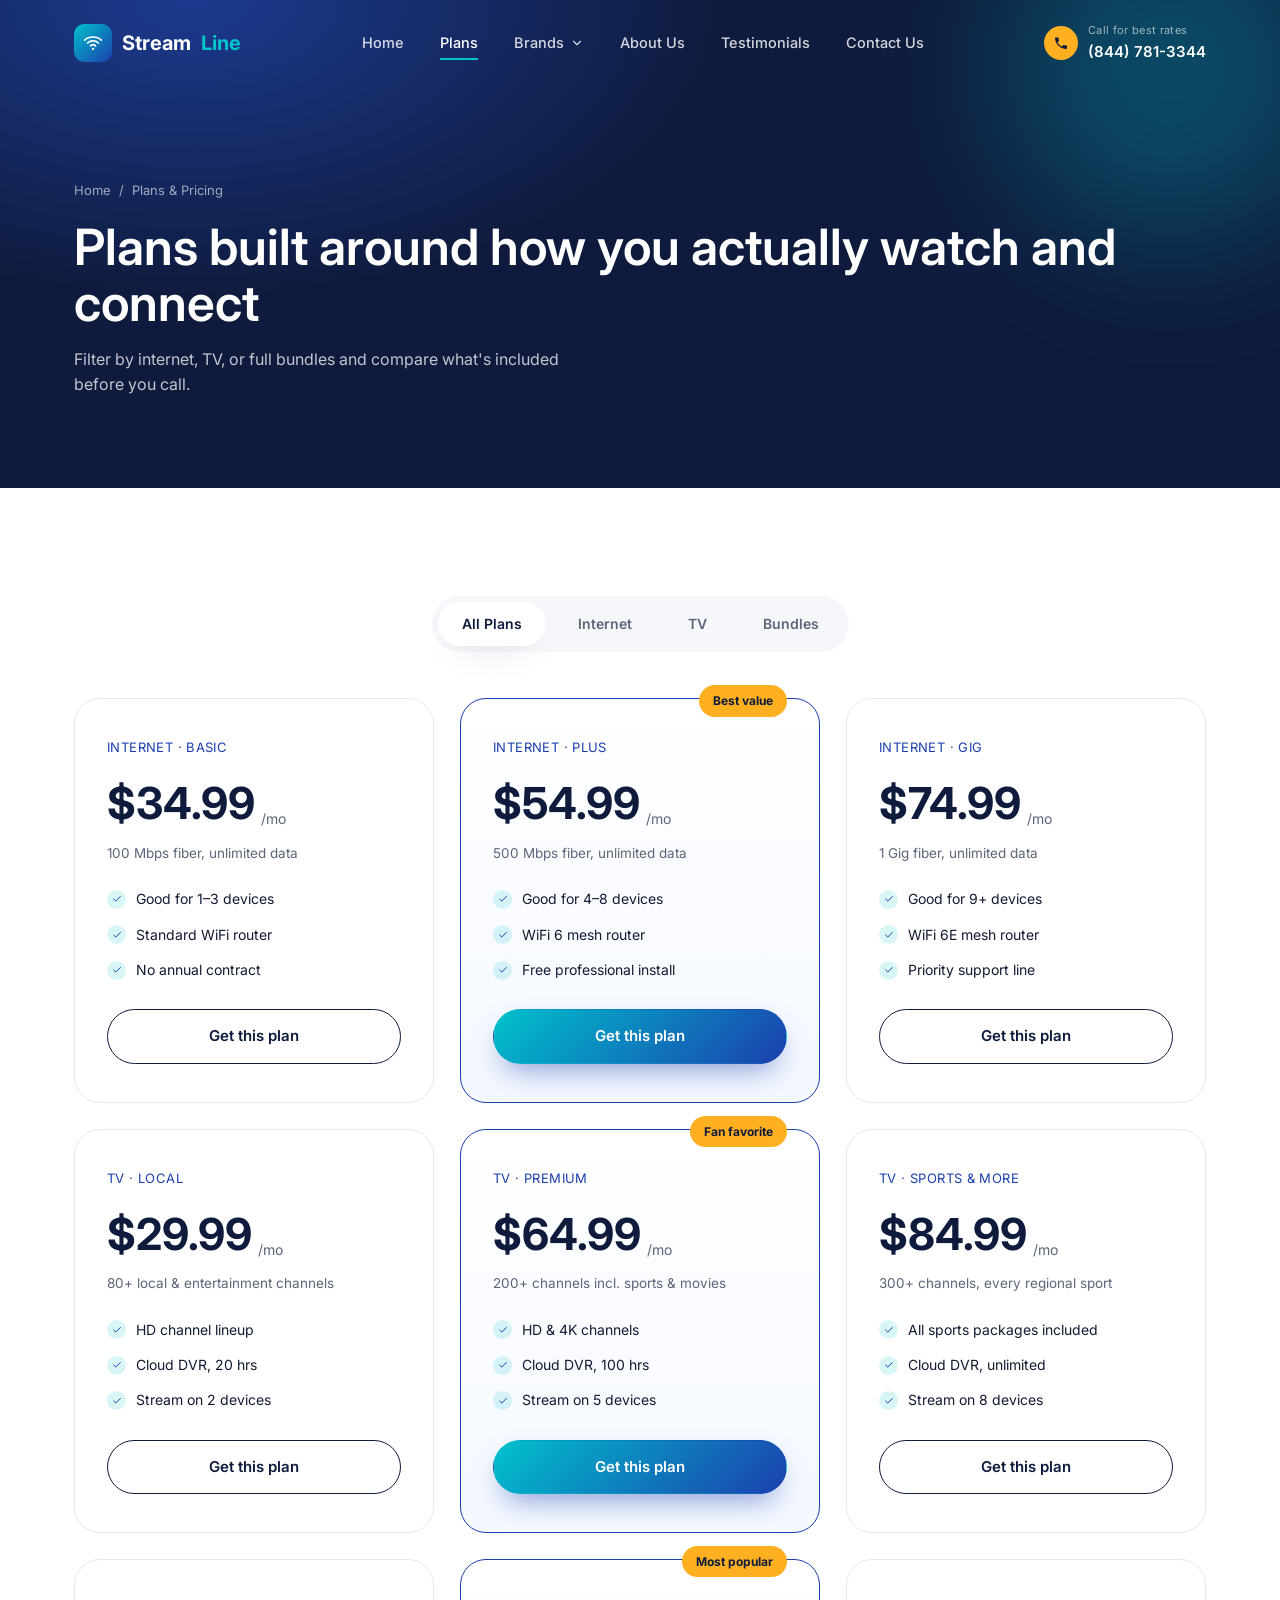
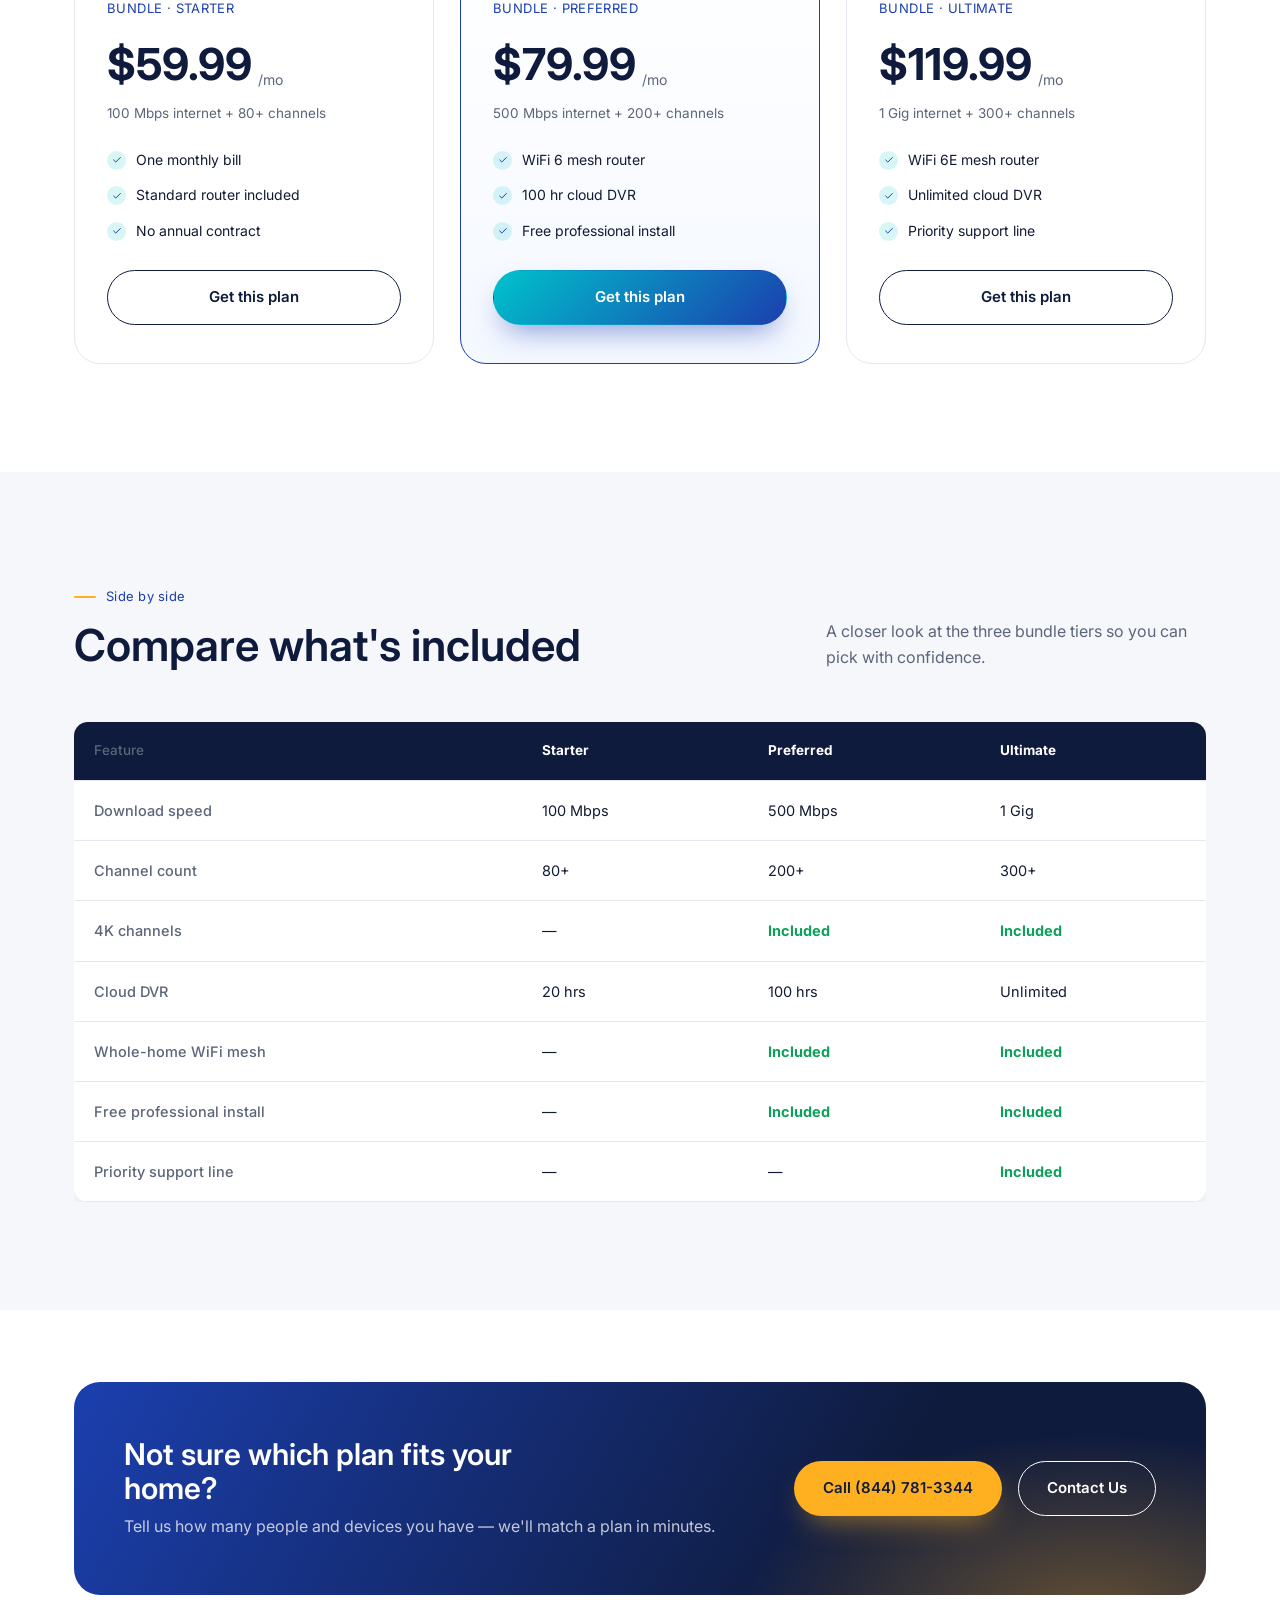
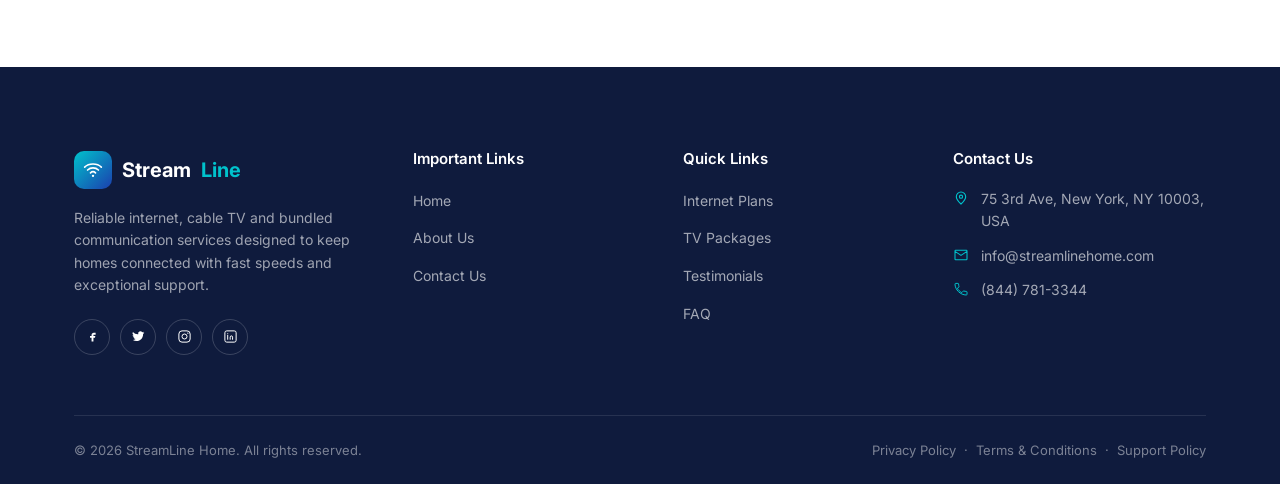
<file: plans.html>
<!doctype html>
<html lang="en">

<head>
  <meta charset="UTF-8">
  <meta name="viewport" content="width=device-width, initial-scale=1.0">
  <title>Plans &amp; Pricing | StreamLine Home</title>
  <meta name="description"
    content="Compare fiber internet, live TV and bundle plans side by side and find the right fit for your home.">
  <link rel="preconnect" href="https://fonts.googleapis.com">
  <link
    href="https://fonts.googleapis.com/css2?family=Space+Grotesk:wght@500;600;700&family=Inter:wght@400;500;600;700&display=swap"
    rel="stylesheet">
  <link rel="stylesheet" href="assets/css/bootstrap.min.css">
  <link rel="stylesheet" href="assets/css/style.css">

  <style>
    .compare-table {
      width: 100%;
      border-collapse: collapse;
      background: #fff;
      border-radius: var(--radius-m);
      overflow: hidden;
      box-shadow: var(--shadow-card);
    }

    .compare-table th,
    .compare-table td {
      padding: 18px 20px;
      text-align: left;
      border-bottom: 1px solid var(--line);
      font-size: 14.5px;
    }

    .compare-table thead th {
      font-family: var(--display);
      background: var(--navy);
      color: #fff;
      font-size: 13.5px;
    }

    .compare-table tbody tr:hover {
      background: var(--cloud);
    }

    .compare-table td:first-child,
    .compare-table th:first-child {
      color: var(--slate);
      font-weight: 500;
    }

    .compare-table .yes {
      color: #0EA05B;
      font-weight: 700;
    }

    .table-wrap {
      overflow-x: auto;
    }
  </style>
</head>

<body>

  <header class="site-header">
    <div class="container">
      <a href="index.html" class="logo">
        <span class="logo-mark"><svg viewBox="0 0 24 24" fill="none">
            <path d="M2 8.5C7 3.5 17 3.5 22 8.5" stroke="#fff" stroke-width="2" stroke-linecap="round" />
            <path d="M5.5 12C9 8.7 15 8.7 18.5 12" stroke="#fff" stroke-width="2" stroke-linecap="round" />
            <path d="M9 15.5C10.8 13.8 13.2 13.8 15 15.5" stroke="#fff" stroke-width="2" stroke-linecap="round" />
            <circle cx="12" cy="19" r="1.4" fill="#fff" />
          </svg></span>
        Stream<span>Line</span>
      </a>
      <nav class="main-nav" id="mainNav">
        <a href="index.html" data-page="index.html">Home</a>
        <a href="plans.html" data-page="plans.html">Plans</a>
        <div class="nav-dropdown">
          <button class="nav-dropdown-toggle" type="button" aria-expanded="false">
            Brands
            <svg viewBox="0 0 24 24" fill="none" aria-hidden="true">
              <path d="M6 9l6 6 6-6" stroke="currentColor" stroke-width="2" stroke-linecap="round"
                stroke-linejoin="round" />
            </svg>
          </button>
          <div class="nav-dropdown-menu">
            <a href="brands/xfinity.html">Xfinity</a>
            <a href="brands/spectrum.html">Spectrum</a>
          </div>
        </div>
        <a href="about.html" data-page="about.html">About Us</a>
        <a href="index.html#testimonials">Testimonials</a>
        <a href="contact.html" data-page="contact.html">Contact Us</a>
      </nav>
      <div class="header-actions">
        <a href="tel:+18447813344" class="phone-pill">
          <span class="ring-dot"><svg viewBox="0 0 24 24" fill="none">
              <path
                d="M6.6 10.8c1.4 2.8 3.8 5.1 6.6 6.6l2.2-2.2c.3-.3.7-.4 1-.2 1.1.4 2.3.6 3.6.6.6 0 1 .4 1 1V20c0 .6-.4 1-1 1C11 21 3 13 3 4.6c0-.6.4-1 1-1h3.4c.6 0 1 .4 1 1 0 1.2.2 2.4.6 3.6.1.4 0 .8-.2 1L6.6 10.8z"
                fill="#0F1B3D" />
            </svg></span>
          <span><small>Call for best rates</small>(844) 781-3344</span>
        </a>
        <button class="nav-toggle" id="navToggle"
          aria-label="Toggle menu"><span></span><span></span><span></span></button>
      </div>
    </div>
  </header>
  <div class="nav-overlay" id="navOverlay"></div>

  <section class="page-banner">
    <div class="blob-1"></div>
    <div class="container">
      <div class="crumbs"><a href="index.html">Home</a><span>/</span><span>Plans &amp; Pricing</span></div>
      <h1>Plans built around how you actually watch and connect</h1>
      <p>Filter by internet, TV, or full bundles and compare what's included before you call.</p>
    </div>
  </section>

  <section class="section">
    <div class="container">
      <div class="plan-tabs reveal">
        <button class="plan-tab is-active" data-tab="all">All Plans</button>
        <button class="plan-tab" data-tab="internet">Internet</button>
        <button class="plan-tab" data-tab="tv">TV</button>
        <button class="plan-tab" data-tab="bundle">Bundles</button>
      </div>

      <div class="plan-grid">
        <div class="plan-card reveal" data-plan-group="internet">
          <div class="plan-name">INTERNET · BASIC</div>
          <div class="plan-price"><b>$34.99</b><span>/mo</span></div>
          <div class="plan-sub">100 Mbps fiber, unlimited data</div>
          <ul class="plan-features">
            <li><i><svg viewBox="0 0 24 24" fill="none">
                  <path d="M20 6L9 17l-5-5" stroke="currentColor" stroke-width="2.4" stroke-linecap="round"
                    stroke-linejoin="round" />
                </svg></i>Good for 1&ndash;3 devices</li>
            <li><i><svg viewBox="0 0 24 24" fill="none">
                  <path d="M20 6L9 17l-5-5" stroke="currentColor" stroke-width="2.4" stroke-linecap="round"
                    stroke-linejoin="round" />
                </svg></i>Standard WiFi router</li>
            <li><i><svg viewBox="0 0 24 24" fill="none">
                  <path d="M20 6L9 17l-5-5" stroke="currentColor" stroke-width="2.4" stroke-linecap="round"
                    stroke-linejoin="round" />
                </svg></i>No annual contract</li>
          </ul>
          <a href="contact.html" class="btn btn-ghost btn-block">Get this plan</a>
        </div>

        <div class="plan-card is-popular reveal" data-plan-group="internet">
          <div class="plan-badge">Best value</div>
          <div class="plan-name">INTERNET · PLUS</div>
          <div class="plan-price"><b>$54.99</b><span>/mo</span></div>
          <div class="plan-sub">500 Mbps fiber, unlimited data</div>
          <ul class="plan-features">
            <li><i><svg viewBox="0 0 24 24" fill="none">
                  <path d="M20 6L9 17l-5-5" stroke="currentColor" stroke-width="2.4" stroke-linecap="round"
                    stroke-linejoin="round" />
                </svg></i>Good for 4&ndash;8 devices</li>
            <li><i><svg viewBox="0 0 24 24" fill="none">
                  <path d="M20 6L9 17l-5-5" stroke="currentColor" stroke-width="2.4" stroke-linecap="round"
                    stroke-linejoin="round" />
                </svg></i>WiFi 6 mesh router</li>
            <li><i><svg viewBox="0 0 24 24" fill="none">
                  <path d="M20 6L9 17l-5-5" stroke="currentColor" stroke-width="2.4" stroke-linecap="round"
                    stroke-linejoin="round" />
                </svg></i>Free professional install</li>
          </ul>
          <a href="contact.html" class="btn btn-primary btn-block">Get this plan</a>
        </div>

        <div class="plan-card reveal" data-plan-group="internet">
          <div class="plan-name">INTERNET · GIG</div>
          <div class="plan-price"><b>$74.99</b><span>/mo</span></div>
          <div class="plan-sub">1 Gig fiber, unlimited data</div>
          <ul class="plan-features">
            <li><i><svg viewBox="0 0 24 24" fill="none">
                  <path d="M20 6L9 17l-5-5" stroke="currentColor" stroke-width="2.4" stroke-linecap="round"
                    stroke-linejoin="round" />
                </svg></i>Good for 9+ devices</li>
            <li><i><svg viewBox="0 0 24 24" fill="none">
                  <path d="M20 6L9 17l-5-5" stroke="currentColor" stroke-width="2.4" stroke-linecap="round"
                    stroke-linejoin="round" />
                </svg></i>WiFi 6E mesh router</li>
            <li><i><svg viewBox="0 0 24 24" fill="none">
                  <path d="M20 6L9 17l-5-5" stroke="currentColor" stroke-width="2.4" stroke-linecap="round"
                    stroke-linejoin="round" />
                </svg></i>Priority support line</li>
          </ul>
          <a href="contact.html" class="btn btn-ghost btn-block">Get this plan</a>
        </div>

        <div class="plan-card reveal" data-plan-group="tv">
          <div class="plan-name">TV · LOCAL</div>
          <div class="plan-price"><b>$29.99</b><span>/mo</span></div>
          <div class="plan-sub">80+ local &amp; entertainment channels</div>
          <ul class="plan-features">
            <li><i><svg viewBox="0 0 24 24" fill="none">
                  <path d="M20 6L9 17l-5-5" stroke="currentColor" stroke-width="2.4" stroke-linecap="round"
                    stroke-linejoin="round" />
                </svg></i>HD channel lineup</li>
            <li><i><svg viewBox="0 0 24 24" fill="none">
                  <path d="M20 6L9 17l-5-5" stroke="currentColor" stroke-width="2.4" stroke-linecap="round"
                    stroke-linejoin="round" />
                </svg></i>Cloud DVR, 20 hrs</li>
            <li><i><svg viewBox="0 0 24 24" fill="none">
                  <path d="M20 6L9 17l-5-5" stroke="currentColor" stroke-width="2.4" stroke-linecap="round"
                    stroke-linejoin="round" />
                </svg></i>Stream on 2 devices</li>
          </ul>
          <a href="contact.html" class="btn btn-ghost btn-block">Get this plan</a>
        </div>

        <div class="plan-card is-popular reveal" data-plan-group="tv">
          <div class="plan-badge">Fan favorite</div>
          <div class="plan-name">TV · PREMIUM</div>
          <div class="plan-price"><b>$64.99</b><span>/mo</span></div>
          <div class="plan-sub">200+ channels incl. sports &amp; movies</div>
          <ul class="plan-features">
            <li><i><svg viewBox="0 0 24 24" fill="none">
                  <path d="M20 6L9 17l-5-5" stroke="currentColor" stroke-width="2.4" stroke-linecap="round"
                    stroke-linejoin="round" />
                </svg></i>HD &amp; 4K channels</li>
            <li><i><svg viewBox="0 0 24 24" fill="none">
                  <path d="M20 6L9 17l-5-5" stroke="currentColor" stroke-width="2.4" stroke-linecap="round"
                    stroke-linejoin="round" />
                </svg></i>Cloud DVR, 100 hrs</li>
            <li><i><svg viewBox="0 0 24 24" fill="none">
                  <path d="M20 6L9 17l-5-5" stroke="currentColor" stroke-width="2.4" stroke-linecap="round"
                    stroke-linejoin="round" />
                </svg></i>Stream on 5 devices</li>
          </ul>
          <a href="contact.html" class="btn btn-primary btn-block">Get this plan</a>
        </div>

        <div class="plan-card reveal" data-plan-group="tv">
          <div class="plan-name">TV · SPORTS &amp; MORE</div>
          <div class="plan-price"><b>$84.99</b><span>/mo</span></div>
          <div class="plan-sub">300+ channels, every regional sport</div>
          <ul class="plan-features">
            <li><i><svg viewBox="0 0 24 24" fill="none">
                  <path d="M20 6L9 17l-5-5" stroke="currentColor" stroke-width="2.4" stroke-linecap="round"
                    stroke-linejoin="round" />
                </svg></i>All sports packages included</li>
            <li><i><svg viewBox="0 0 24 24" fill="none">
                  <path d="M20 6L9 17l-5-5" stroke="currentColor" stroke-width="2.4" stroke-linecap="round"
                    stroke-linejoin="round" />
                </svg></i>Cloud DVR, unlimited</li>
            <li><i><svg viewBox="0 0 24 24" fill="none">
                  <path d="M20 6L9 17l-5-5" stroke="currentColor" stroke-width="2.4" stroke-linecap="round"
                    stroke-linejoin="round" />
                </svg></i>Stream on 8 devices</li>
          </ul>
          <a href="contact.html" class="btn btn-ghost btn-block">Get this plan</a>
        </div>

        <div class="plan-card reveal" data-plan-group="bundle">
          <div class="plan-name">BUNDLE · STARTER</div>
          <div class="plan-price"><b>$59.99</b><span>/mo</span></div>
          <div class="plan-sub">100 Mbps internet + 80+ channels</div>
          <ul class="plan-features">
            <li><i><svg viewBox="0 0 24 24" fill="none">
                  <path d="M20 6L9 17l-5-5" stroke="currentColor" stroke-width="2.4" stroke-linecap="round"
                    stroke-linejoin="round" />
                </svg></i>One monthly bill</li>
            <li><i><svg viewBox="0 0 24 24" fill="none">
                  <path d="M20 6L9 17l-5-5" stroke="currentColor" stroke-width="2.4" stroke-linecap="round"
                    stroke-linejoin="round" />
                </svg></i>Standard router included</li>
            <li><i><svg viewBox="0 0 24 24" fill="none">
                  <path d="M20 6L9 17l-5-5" stroke="currentColor" stroke-width="2.4" stroke-linecap="round"
                    stroke-linejoin="round" />
                </svg></i>No annual contract</li>
          </ul>
          <a href="contact.html" class="btn btn-ghost btn-block">Get this plan</a>
        </div>

        <div class="plan-card is-popular reveal" data-plan-group="bundle">
          <div class="plan-badge">Most popular</div>
          <div class="plan-name">BUNDLE · PREFERRED</div>
          <div class="plan-price"><b>$79.99</b><span>/mo</span></div>
          <div class="plan-sub">500 Mbps internet + 200+ channels</div>
          <ul class="plan-features">
            <li><i><svg viewBox="0 0 24 24" fill="none">
                  <path d="M20 6L9 17l-5-5" stroke="currentColor" stroke-width="2.4" stroke-linecap="round"
                    stroke-linejoin="round" />
                </svg></i>WiFi 6 mesh router</li>
            <li><i><svg viewBox="0 0 24 24" fill="none">
                  <path d="M20 6L9 17l-5-5" stroke="currentColor" stroke-width="2.4" stroke-linecap="round"
                    stroke-linejoin="round" />
                </svg></i>100 hr cloud DVR</li>
            <li><i><svg viewBox="0 0 24 24" fill="none">
                  <path d="M20 6L9 17l-5-5" stroke="currentColor" stroke-width="2.4" stroke-linecap="round"
                    stroke-linejoin="round" />
                </svg></i>Free professional install</li>
          </ul>
          <a href="contact.html" class="btn btn-primary btn-block">Get this plan</a>
        </div>

        <div class="plan-card reveal" data-plan-group="bundle">
          <div class="plan-name">BUNDLE · ULTIMATE</div>
          <div class="plan-price"><b>$119.99</b><span>/mo</span></div>
          <div class="plan-sub">1 Gig internet + 300+ channels</div>
          <ul class="plan-features">
            <li><i><svg viewBox="0 0 24 24" fill="none">
                  <path d="M20 6L9 17l-5-5" stroke="currentColor" stroke-width="2.4" stroke-linecap="round"
                    stroke-linejoin="round" />
                </svg></i>WiFi 6E mesh router</li>
            <li><i><svg viewBox="0 0 24 24" fill="none">
                  <path d="M20 6L9 17l-5-5" stroke="currentColor" stroke-width="2.4" stroke-linecap="round"
                    stroke-linejoin="round" />
                </svg></i>Unlimited cloud DVR</li>
            <li><i><svg viewBox="0 0 24 24" fill="none">
                  <path d="M20 6L9 17l-5-5" stroke="currentColor" stroke-width="2.4" stroke-linecap="round"
                    stroke-linejoin="round" />
                </svg></i>Priority support line</li>
          </ul>
          <a href="contact.html" class="btn btn-ghost btn-block">Get this plan</a>
        </div>
      </div>
    </div>
  </section>

  <section class="section section--cloud">
    <div class="container">
      <div class="head-row reveal">
        <div>
          <div class="eyebrow">Side by side</div>
          <h2>Compare what's included</h2>
        </div>
        <p>A closer look at the three bundle tiers so you can pick with confidence.</p>
      </div>
      <div class="table-wrap reveal">
        <table class="compare-table">
          <thead>
            <tr>
              <th>Feature</th>
              <th>Starter</th>
              <th>Preferred</th>
              <th>Ultimate</th>
            </tr>
          </thead>
          <tbody>
            <tr>
              <td>Download speed</td>
              <td>100 Mbps</td>
              <td>500 Mbps</td>
              <td>1 Gig</td>
            </tr>
            <tr>
              <td>Channel count</td>
              <td>80+</td>
              <td>200+</td>
              <td>300+</td>
            </tr>
            <tr>
              <td>4K channels</td>
              <td>&mdash;</td>
              <td class="yes">Included</td>
              <td class="yes">Included</td>
            </tr>
            <tr>
              <td>Cloud DVR</td>
              <td>20 hrs</td>
              <td>100 hrs</td>
              <td>Unlimited</td>
            </tr>
            <tr>
              <td>Whole-home WiFi mesh</td>
              <td>&mdash;</td>
              <td class="yes">Included</td>
              <td class="yes">Included</td>
            </tr>
            <tr>
              <td>Free professional install</td>
              <td>&mdash;</td>
              <td class="yes">Included</td>
              <td class="yes">Included</td>
            </tr>
            <tr>
              <td>Priority support line</td>
              <td>&mdash;</td>
              <td>&mdash;</td>
              <td class="yes">Included</td>
            </tr>
          </tbody>
        </table>
      </div>
    </div>
  </section>

  <section class="section--tight">
    <div class="container">
      <div class="cta-banner reveal">
        <div>
          <h3>Not sure which plan fits your home?</h3>
          <p>Tell us how many people and devices you have &mdash; we'll match a plan in minutes.</p>
        </div>
        <div class="cta-actions">
          <a href="tel:+18447813344" class="btn btn-amber">Call (844) 781-3344</a>
          <a href="contact.html" class="btn btn-ghost">Contact Us</a>
        </div>
      </div>
    </div>
  </section>

  <footer class="site-footer">
    <div class="container">
      <div class="footer-grid">
        <div class="footer-brand">
          <a href="index.html" class="logo">
            <span class="logo-mark"><svg viewBox="0 0 24 24" fill="none">
                <path d="M2 8.5C7 3.5 17 3.5 22 8.5" stroke="#fff" stroke-width="2" stroke-linecap="round" />
                <path d="M5.5 12C9 8.7 15 8.7 18.5 12" stroke="#fff" stroke-width="2" stroke-linecap="round" />
                <path d="M9 15.5C10.8 13.8 13.2 13.8 15 15.5" stroke="#fff" stroke-width="2" stroke-linecap="round" />
                <circle cx="12" cy="19" r="1.4" fill="#fff" />
              </svg></span>
            Stream<span>Line</span>
          </a>
          <p>Reliable internet, cable TV and bundled communication services designed to keep homes connected with fast
            speeds and exceptional support.</p>
          <div class="footer-social">
            <a href="#" aria-label="Facebook"><svg viewBox="0 0 24 24" fill="none">
                <path d="M14 9h3V6h-3c-2 0-3.5 1.5-3.5 3.5V11H8v3h2.5v6h3v-6H16l.5-3h-3V9.6c0-.4.2-.6.5-.6z"
                  fill="#fff" />
              </svg></a>
            <a href="#" aria-label="Twitter"><svg viewBox="0 0 24 24" fill="none">
                <path
                  d="M21 5.6c-.7.3-1.4.5-2.2.6a3.7 3.7 0 001.6-2 7.6 7.6 0 01-2.4.9 3.7 3.7 0 00-6.4 3.4A10.6 10.6 0 013 4.9a3.7 3.7 0 001.2 5 3.6 3.6 0 01-1.7-.5v.1a3.7 3.7 0 003 3.6 3.7 3.7 0 01-1.7.1 3.7 3.7 0 003.5 2.6A7.5 7.5 0 013 17.5a10.6 10.6 0 005.7 1.7c6.9 0 10.6-5.7 10.6-10.6v-.5c.7-.5 1.4-1.2 1.7-2z"
                  fill="#fff" />
              </svg></a>
            <a href="#" aria-label="Instagram"><svg viewBox="0 0 24 24" fill="none">
                <rect x="3" y="3" width="18" height="18" rx="5" stroke="#fff" stroke-width="1.6" />
                <circle cx="12" cy="12" r="4" stroke="#fff" stroke-width="1.6" />
                <circle cx="17.3" cy="6.7" r="1" fill="#fff" />
              </svg></a>
            <a href="#" aria-label="LinkedIn"><svg viewBox="0 0 24 24" fill="none">
                <rect x="3" y="3" width="18" height="18" rx="3" stroke="#fff" stroke-width="1.6" />
                <path d="M7.5 10v6.5M7.5 7.5v.01M11.5 16.5V13c0-1.4.8-2 1.9-2s1.9.6 1.9 2v3.5" stroke="#fff"
                  stroke-width="1.6" stroke-linecap="round" />
              </svg></a>
          </div>
        </div>
        <div>
          <h5>Important Links</h5>
          <ul>
            <li><a href="index.html">Home</a></li>
            <li><a href="about.html">About Us</a></li>
            <li><a href="contact.html">Contact Us</a></li>
          </ul>
        </div>
        <div>
          <h5>Quick Links</h5>
          <ul>
            <li><a href="plans.html">Internet Plans</a></li>
            <li><a href="plans.html">TV Packages</a></li>
            <li><a href="index.html#testimonials">Testimonials</a></li>
            <li><a href="index.html#faq">FAQ</a></li>
          </ul>
        </div>
        <div>
          <h5>Contact Us</h5>
          <ul class="footer-contact">
            <li><svg viewBox="0 0 24 24" fill="none">
                <path d="M12 21s7-6.5 7-11a7 7 0 10-14 0c0 4.5 7 11 7 11z" stroke="currentColor" stroke-width="1.7" />
                <circle cx="12" cy="10" r="2.4" stroke="currentColor" stroke-width="1.7" />
              </svg>75 3rd Ave, New York, NY 10003, USA</li>
            <li><svg viewBox="0 0 24 24" fill="none">
                <path d="M3 6.5l9 6 9-6M4 5h16a1 1 0 011 1v12a1 1 0 01-1 1H4a1 1 0 01-1-1V6a1 1 0 011-1z"
                  stroke="currentColor" stroke-width="1.6" stroke-linejoin="round" />
              </svg>info@streamlinehome.com</li>
            <li><svg viewBox="0 0 24 24" fill="none">
                <path
                  d="M6.6 10.8c1.4 2.8 3.8 5.1 6.6 6.6l2.2-2.2c.3-.3.7-.4 1-.2 1.1.4 2.3.6 3.6.6.6 0 1 .4 1 1V20c0 .6-.4 1-1 1C11 21 3 13 3 4.6c0-.6.4-1 1-1h3.4c.6 0 1 .4 1 1 0 1.2.2 2.4.6 3.6.1.4 0 .8-.2 1L6.6 10.8z"
                  stroke="currentColor" stroke-width="1.5" />
              </svg>(844) 781-3344</li>
          </ul>
        </div>
      </div>
      <div class="footer-bottom">
        <span>© 2026 StreamLine Home. All rights reserved.</span>
         <span><a href="privacy-policy.html">Privacy Policy</a> &nbsp;·&nbsp; <a href="terms.html">Terms &amp;
            Conditions </a> &nbsp;·&nbsp; <a href="support-policy.html">Support Policy</a> </span>
      </div>
    </div>
  </footer>

  <button class="to-top" aria-label="Back to top"><svg viewBox="0 0 24 24" fill="none">
      <path d="M12 19V5M5 12l7-7 7 7" stroke="currentColor" stroke-width="2.2" stroke-linecap="round"
        stroke-linejoin="round" />
    </svg></button>
    <script>
    document.addEventListener("DOMContentLoaded", function () {
      const dropdown = document.querySelector(".nav-dropdown");
      const toggle = document.querySelector(".nav-dropdown-toggle");
      if (!dropdown || !toggle) return;

      toggle.addEventListener("click", function (event) {
        event.stopPropagation();
        const isOpen = dropdown.classList.toggle("is-open");
        toggle.setAttribute("aria-expanded", isOpen ? "true" : "false");
      });

      document.addEventListener("click", function (event) {
        if (!dropdown.contains(event.target)) {
          dropdown.classList.remove("is-open");
          toggle.setAttribute("aria-expanded", "false");
        }
      });
    });
  </script>
  <script src="assets/js/main.js"></script>
</body>

</html>
</file>
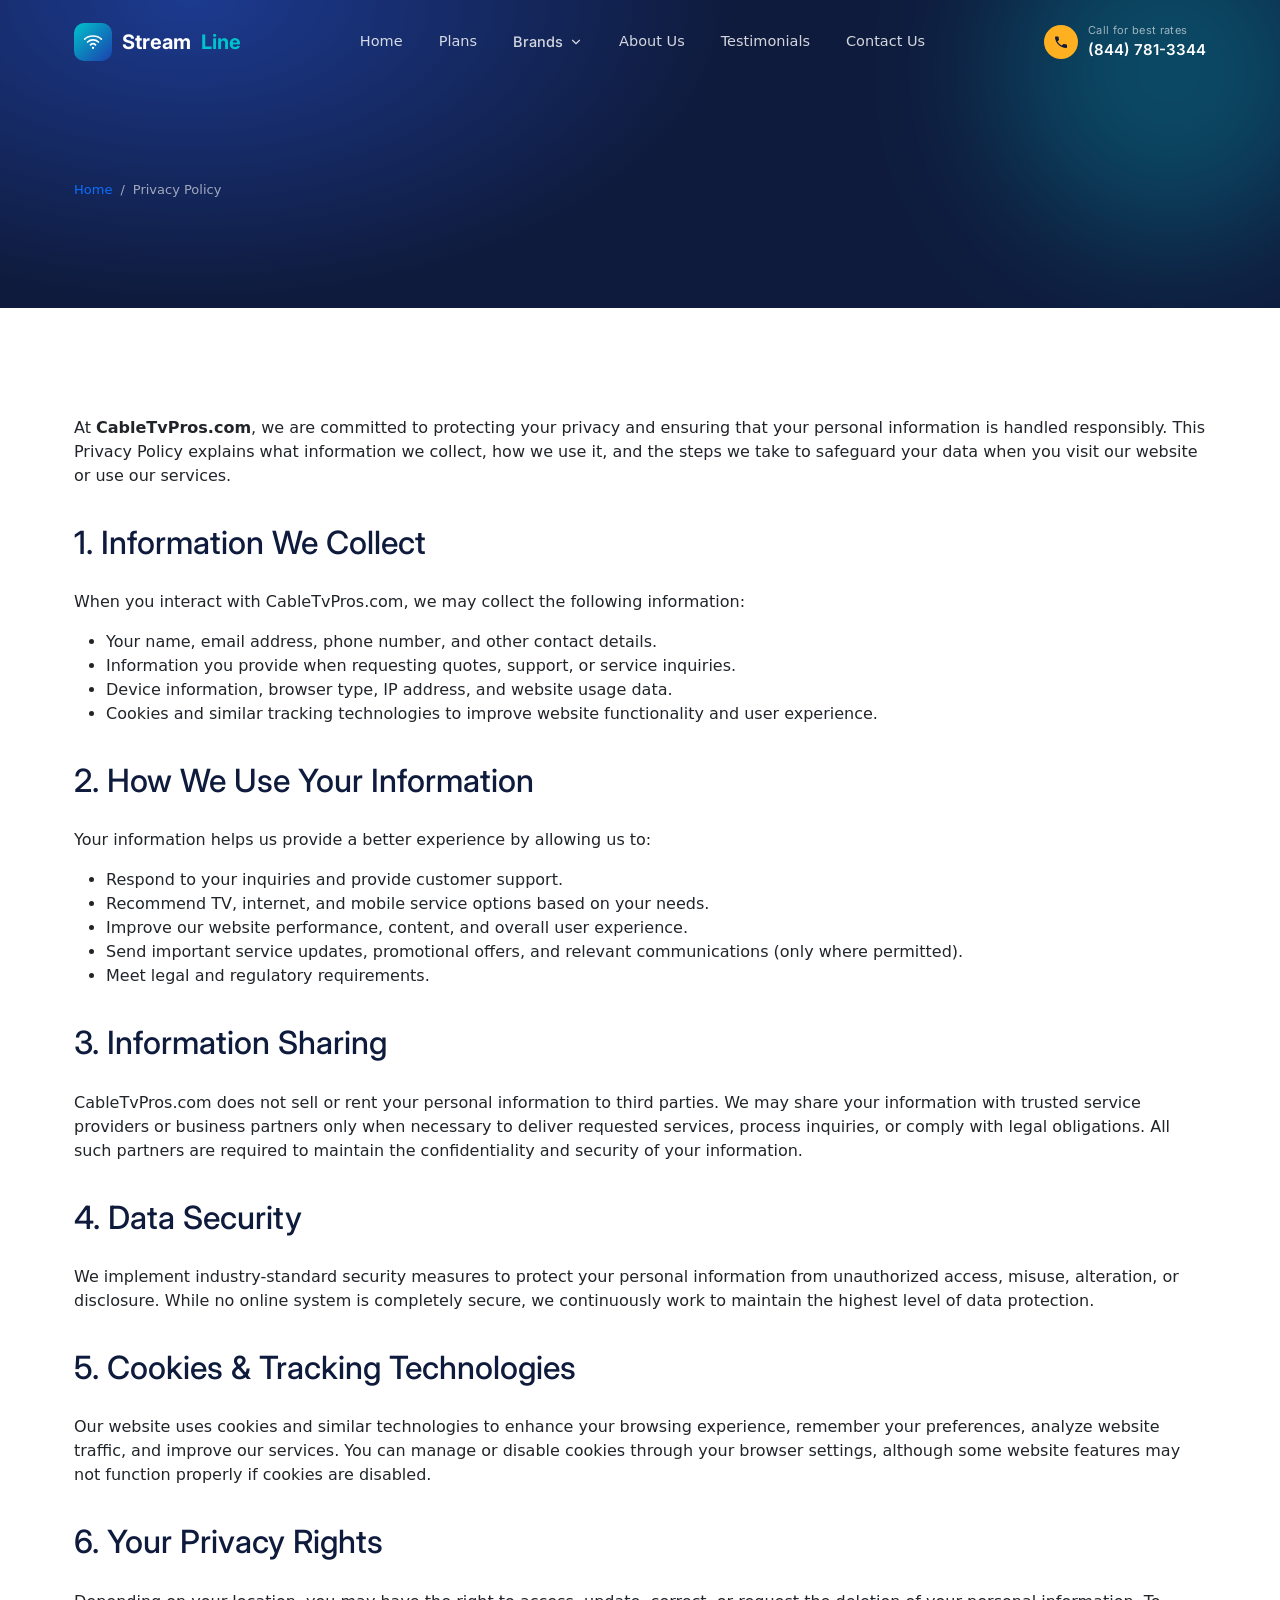
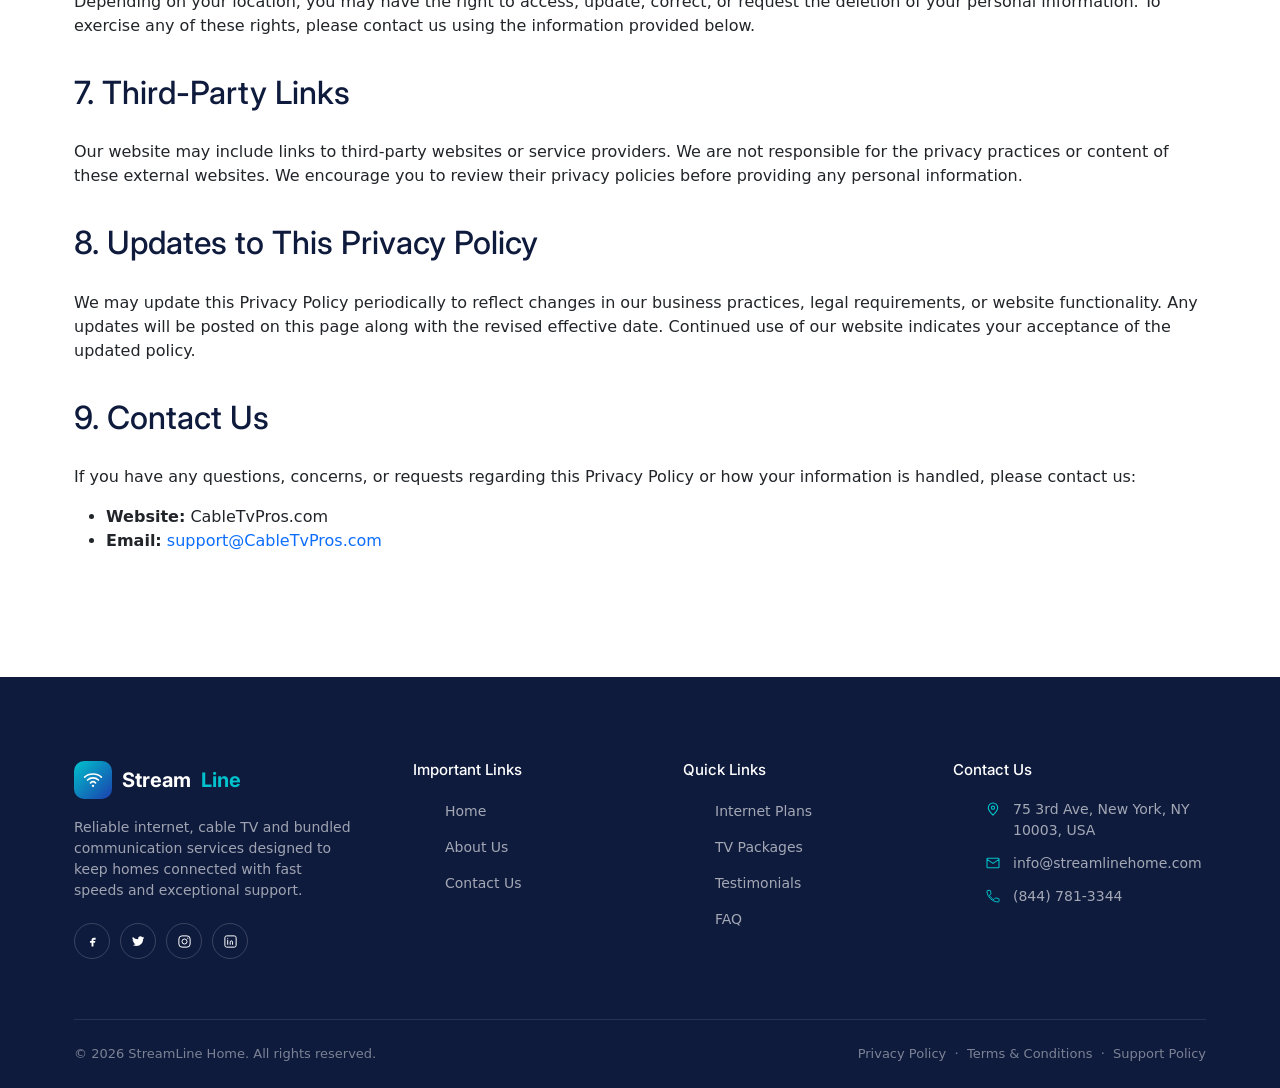
<file: privacy-policy.html>
<!doctype html>
<html lang="en">

<head>
  <meta charset="UTF-8">
  <meta name="viewport" content="width=device-width, initial-scale=1.0">
  <title>Privacy Policy | StreamLine Home</title>
  <meta name="description"
    content="Learn how StreamLine Home helps families compare internet and TV plans, and why homes across the country trust us to get connected.">
  <link rel="preconnect" href="https://fonts.googleapis.com">
  <link
    href="https://fonts.googleapis.com/css2?family=Space+Grotesk:wght@500;600;700&family=Inter:wght@400;500;600;700&display=swap"
    rel="stylesheet">
  <link rel="stylesheet" href="assets/css/style.css">
  <link rel="stylesheet" href="assets/css/bootstrap.min.css">
  <style>
    .section ul{
      list-style-type: disc;
    }
    a{
      text-decoration: none;
    }
    .footer-bottom a{
      color: rgba(255, 255, 255, .45);
    }
    .container{
      max-width: var(--container) !important;
      width: 100%;
      padding: 0px 24px !important;
    }
  </style>
</head>

<body>

  <header class="site-header">
    <div class="container">
      <a href="index.html" class="logo">
        <span class="logo-mark"><svg viewBox="0 0 24 24" fill="none">
            <path d="M2 8.5C7 3.5 17 3.5 22 8.5" stroke="#fff" stroke-width="2" stroke-linecap="round" />
            <path d="M5.5 12C9 8.7 15 8.7 18.5 12" stroke="#fff" stroke-width="2" stroke-linecap="round" />
            <path d="M9 15.5C10.8 13.8 13.2 13.8 15 15.5" stroke="#fff" stroke-width="2" stroke-linecap="round" />
            <circle cx="12" cy="19" r="1.4" fill="#fff" />
          </svg></span>
        Stream<span>Line</span>
      </a>
      <nav class="main-nav" id="mainNav">
        <a href="index.html" data-page="index.html">Home</a>
        <a href="plans.html" data-page="plans.html">Plans</a>
        <div class="nav-dropdown">
          <button class="nav-dropdown-toggle" type="button" aria-expanded="false">
            Brands
            <svg viewBox="0 0 24 24" fill="none" aria-hidden="true">
              <path d="M6 9l6 6 6-6" stroke="currentColor" stroke-width="2" stroke-linecap="round"
                stroke-linejoin="round" />
            </svg>
          </button>
          <div class="nav-dropdown-menu">
            <a href="brands/xfinity.html">Xfinity</a>
            <a href="brands/spectrum.html">Spectrum</a>
          </div>
        </div>
        <a href="about.html" data-page="about.html">About Us</a>
        <a href="index.html#testimonials">Testimonials</a>
        <a href="contact.html" data-page="contact.html">Contact Us</a>
      </nav>
      <div class="header-actions">
        <a href="tel:+18447813344" class="phone-pill">
          <span class="ring-dot"><svg viewBox="0 0 24 24" fill="none">
              <path
                d="M6.6 10.8c1.4 2.8 3.8 5.1 6.6 6.6l2.2-2.2c.3-.3.7-.4 1-.2 1.1.4 2.3.6 3.6.6.6 0 1 .4 1 1V20c0 .6-.4 1-1 1C11 21 3 13 3 4.6c0-.6.4-1 1-1h3.4c.6 0 1 .4 1 1 0 1.2.2 2.4.6 3.6.1.4 0 .8-.2 1L6.6 10.8z"
                fill="#0F1B3D" />
            </svg></span>
          <span><small>Call for best rates</small>(844) 781-3344</span>
        </a>
        <button class="nav-toggle" id="navToggle"
          aria-label="Toggle menu"><span></span><span></span><span></span></button>
      </div>
    </div>
  </header>
  <div class="nav-overlay" id="navOverlay"></div>

  <section class="page-banner">
    <div class="blob-1"></div>
    <div class="container">
      <div class="crumbs"><a href="index.html">Home</a><span>/</span><span>Privacy Policy</span></div>
    </div>
  </section>

  <section class="section">
    <div class="container">

      <p>
        At <strong>CableTvPros.com</strong>, we are committed to protecting your privacy and ensuring that your personal
        information is handled responsibly. This Privacy Policy explains what information we collect, how we use it, and
        the steps we take to safeguard your data when you visit our website or use our services.
      </p>

      <h2 class="for-padd">1. Information We Collect</h2>
      <p>When you interact with CableTvPros.com, we may collect the following information:</p>
      <ul>
        <li>Your name, email address, phone number, and other contact details.</li>
        <li>Information you provide when requesting quotes, support, or service inquiries.</li>
        <li>Device information, browser type, IP address, and website usage data.</li>
        <li>Cookies and similar tracking technologies to improve website functionality and user experience.</li>
      </ul>

      <h2 class="for-padd">2. How We Use Your Information</h2>
      <p>Your information helps us provide a better experience by allowing us to:</p>
      <ul>
        <li>Respond to your inquiries and provide customer support.</li>
        <li>Recommend TV, internet, and mobile service options based on your needs.</li>
        <li>Improve our website performance, content, and overall user experience.</li>
        <li>Send important service updates, promotional offers, and relevant communications (only where permitted).</li>
        <li>Meet legal and regulatory requirements.</li>
      </ul>

      <h2 class="for-padd">3. Information Sharing</h2>
      <p>
        CableTvPros.com does not sell or rent your personal information to third parties. We may share your information
        with trusted service providers or business partners only when necessary to deliver requested services, process
        inquiries, or comply with legal obligations. All such partners are required to maintain the confidentiality and
        security of your information.
      </p>

      <h2 class="for-padd">4. Data Security</h2>
      <p>
        We implement industry-standard security measures to protect your personal information from unauthorized access,
        misuse, alteration, or disclosure. While no online system is completely secure, we continuously work to maintain
        the highest level of data protection.
      </p>

      <h2 class="for-padd">5. Cookies &amp; Tracking Technologies</h2>
      <p>
        Our website uses cookies and similar technologies to enhance your browsing experience, remember your
        preferences, analyze website traffic, and improve our services. You can manage or disable cookies through your
        browser settings, although some website features may not function properly if cookies are disabled.
      </p>

      <h2 class="for-padd">6. Your Privacy Rights</h2>
      <p>
        Depending on your location, you may have the right to access, update, correct, or request the deletion of your
        personal information. To exercise any of these rights, please contact us using the information provided below.
      </p>

      <h2 class="for-padd">7. Third-Party Links</h2>
      <p>
        Our website may include links to third-party websites or service providers. We are not responsible for the
        privacy practices or content of these external websites. We encourage you to review their privacy policies
        before providing any personal information.
      </p>

      <h2 class="for-padd">8. Updates to This Privacy Policy</h2>
      <p>
        We may update this Privacy Policy periodically to reflect changes in our business practices, legal requirements,
        or website functionality. Any updates will be posted on this page along with the revised effective date.
        Continued use of our website indicates your acceptance of the updated policy.
      </p>

      <h2 class="for-padd">9. Contact Us</h2>
      <p>
        If you have any questions, concerns, or requests regarding this Privacy Policy or how your information is
        handled, please contact us:
      </p>

      <ul>
        <li><strong>Website:</strong> CableTvPros.com</li>
        <li><strong>Email:</strong> <a href="mailto:support@CableTvPros.com">support@CableTvPros.com</a></li>

      </ul>

    </div>
  </section>

  <footer class="site-footer">
    <div class="container">
      <div class="footer-grid">
        <div class="footer-brand">
          <a href="index.html" class="logo">
            <span class="logo-mark"><svg viewBox="0 0 24 24" fill="none">
                <path d="M2 8.5C7 3.5 17 3.5 22 8.5" stroke="#fff" stroke-width="2" stroke-linecap="round" />
                <path d="M5.5 12C9 8.7 15 8.7 18.5 12" stroke="#fff" stroke-width="2" stroke-linecap="round" />
                <path d="M9 15.5C10.8 13.8 13.2 13.8 15 15.5" stroke="#fff" stroke-width="2" stroke-linecap="round" />
                <circle cx="12" cy="19" r="1.4" fill="#fff" />
              </svg></span>
            Stream<span>Line</span>
          </a>
          <p>Reliable internet, cable TV and bundled communication services designed to keep homes connected with fast
            speeds and exceptional support.</p>
          <div class="footer-social">
            <a href="#" aria-label="Facebook"><svg viewBox="0 0 24 24" fill="none">
                <path d="M14 9h3V6h-3c-2 0-3.5 1.5-3.5 3.5V11H8v3h2.5v6h3v-6H16l.5-3h-3V9.6c0-.4.2-.6.5-.6z"
                  fill="#fff" />
              </svg></a>
            <a href="#" aria-label="Twitter"><svg viewBox="0 0 24 24" fill="none">
                <path
                  d="M21 5.6c-.7.3-1.4.5-2.2.6a3.7 3.7 0 001.6-2 7.6 7.6 0 01-2.4.9 3.7 3.7 0 00-6.4 3.4A10.6 10.6 0 013 4.9a3.7 3.7 0 001.2 5 3.6 3.6 0 01-1.7-.5v.1a3.7 3.7 0 003 3.6 3.7 3.7 0 01-1.7.1 3.7 3.7 0 003.5 2.6A7.5 7.5 0 013 17.5a10.6 10.6 0 005.7 1.7c6.9 0 10.6-5.7 10.6-10.6v-.5c.7-.5 1.4-1.2 1.7-2z"
                  fill="#fff" />
              </svg></a>
            <a href="#" aria-label="Instagram"><svg viewBox="0 0 24 24" fill="none">
                <rect x="3" y="3" width="18" height="18" rx="5" stroke="#fff" stroke-width="1.6" />
                <circle cx="12" cy="12" r="4" stroke="#fff" stroke-width="1.6" />
                <circle cx="17.3" cy="6.7" r="1" fill="#fff" />
              </svg></a>
            <a href="#" aria-label="LinkedIn"><svg viewBox="0 0 24 24" fill="none">
                <rect x="3" y="3" width="18" height="18" rx="3" stroke="#fff" stroke-width="1.6" />
                <path d="M7.5 10v6.5M7.5 7.5v.01M11.5 16.5V13c0-1.4.8-2 1.9-2s1.9.6 1.9 2v3.5" stroke="#fff"
                  stroke-width="1.6" stroke-linecap="round" />
              </svg></a>
          </div>
        </div>
        <div>
          <h5>Important Links</h5>
          <ul>
            <li><a href="index.html">Home</a></li>
            <li><a href="about.html">About Us</a></li>
            <li><a href="contact.html">Contact Us</a></li>
          </ul>
        </div>
        <div>
          <h5>Quick Links</h5>
          <ul>
            <li><a href="plans.html">Internet Plans</a></li>
            <li><a href="plans.html">TV Packages</a></li>
            <li><a href="index.html#testimonials">Testimonials</a></li>
            <li><a href="index.html#faq">FAQ</a></li>
          </ul>
        </div>
        <div>
          <h5>Contact Us</h5>
          <ul class="footer-contact">
            <li><svg viewBox="0 0 24 24" fill="none">
                <path d="M12 21s7-6.5 7-11a7 7 0 10-14 0c0 4.5 7 11 7 11z" stroke="currentColor" stroke-width="1.7" />
                <circle cx="12" cy="10" r="2.4" stroke="currentColor" stroke-width="1.7" />
              </svg>75 3rd Ave, New York, NY 10003, USA</li>
            <li><svg viewBox="0 0 24 24" fill="none">
                <path d="M3 6.5l9 6 9-6M4 5h16a1 1 0 011 1v12a1 1 0 01-1 1H4a1 1 0 01-1-1V6a1 1 0 011-1z"
                  stroke="currentColor" stroke-width="1.6" stroke-linejoin="round" />
              </svg>info@streamlinehome.com</li>
            <li><svg viewBox="0 0 24 24" fill="none">
                <path
                  d="M6.6 10.8c1.4 2.8 3.8 5.1 6.6 6.6l2.2-2.2c.3-.3.7-.4 1-.2 1.1.4 2.3.6 3.6.6.6 0 1 .4 1 1V20c0 .6-.4 1-1 1C11 21 3 13 3 4.6c0-.6.4-1 1-1h3.4c.6 0 1 .4 1 1 0 1.2.2 2.4.6 3.6.1.4 0 .8-.2 1L6.6 10.8z"
                  stroke="currentColor" stroke-width="1.5" />
              </svg>(844) 781-3344</li>
          </ul>
        </div>
      </div>
      <div class="footer-bottom">
        <span>© 2026 StreamLine Home. All rights reserved.</span>
        <span><a href="privacy-policy.html">Privacy Policy</a> &nbsp;·&nbsp; <a href="terms.html">Terms &amp;
            Conditions </a> &nbsp;·&nbsp; <a href="support-policy.html">Support Policy</a> </span>
      </div>
    </div>
  </footer>

  <button class="to-top" aria-label="Back to top"><svg viewBox="0 0 24 24" fill="none">
      <path d="M12 19V5M5 12l7-7 7 7" stroke="currentColor" stroke-width="2.2" stroke-linecap="round"
        stroke-linejoin="round" />
    </svg></button>
    <script>
    document.addEventListener("DOMContentLoaded", function () {
      const dropdown = document.querySelector(".nav-dropdown");
      const toggle = document.querySelector(".nav-dropdown-toggle");
      if (!dropdown || !toggle) return;

      toggle.addEventListener("click", function (event) {
        event.stopPropagation();
        const isOpen = dropdown.classList.toggle("is-open");
        toggle.setAttribute("aria-expanded", isOpen ? "true" : "false");
      });

      document.addEventListener("click", function (event) {
        if (!dropdown.contains(event.target)) {
          dropdown.classList.remove("is-open");
          toggle.setAttribute("aria-expanded", "false");
        }
      });
    });
  </script>
  <script src="assets/js/main.js"></script>
</body>

</html>
</file>
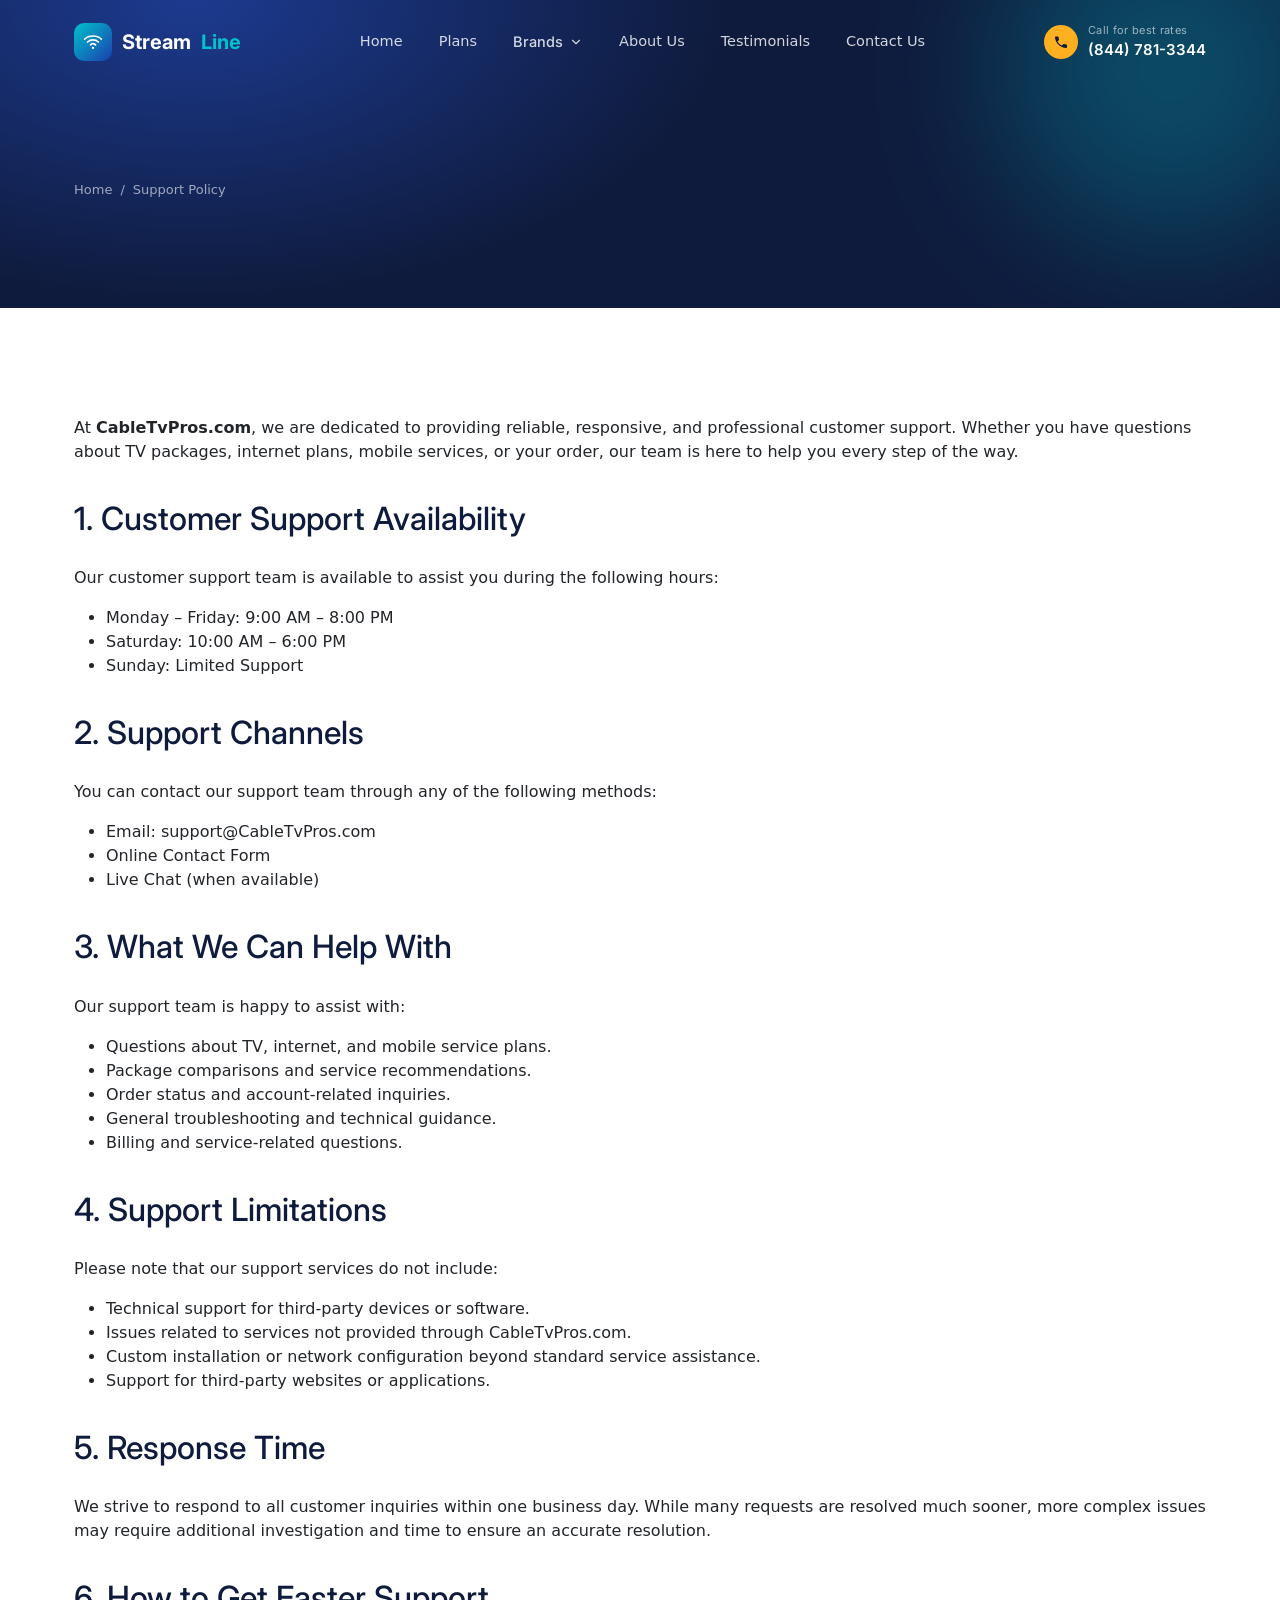
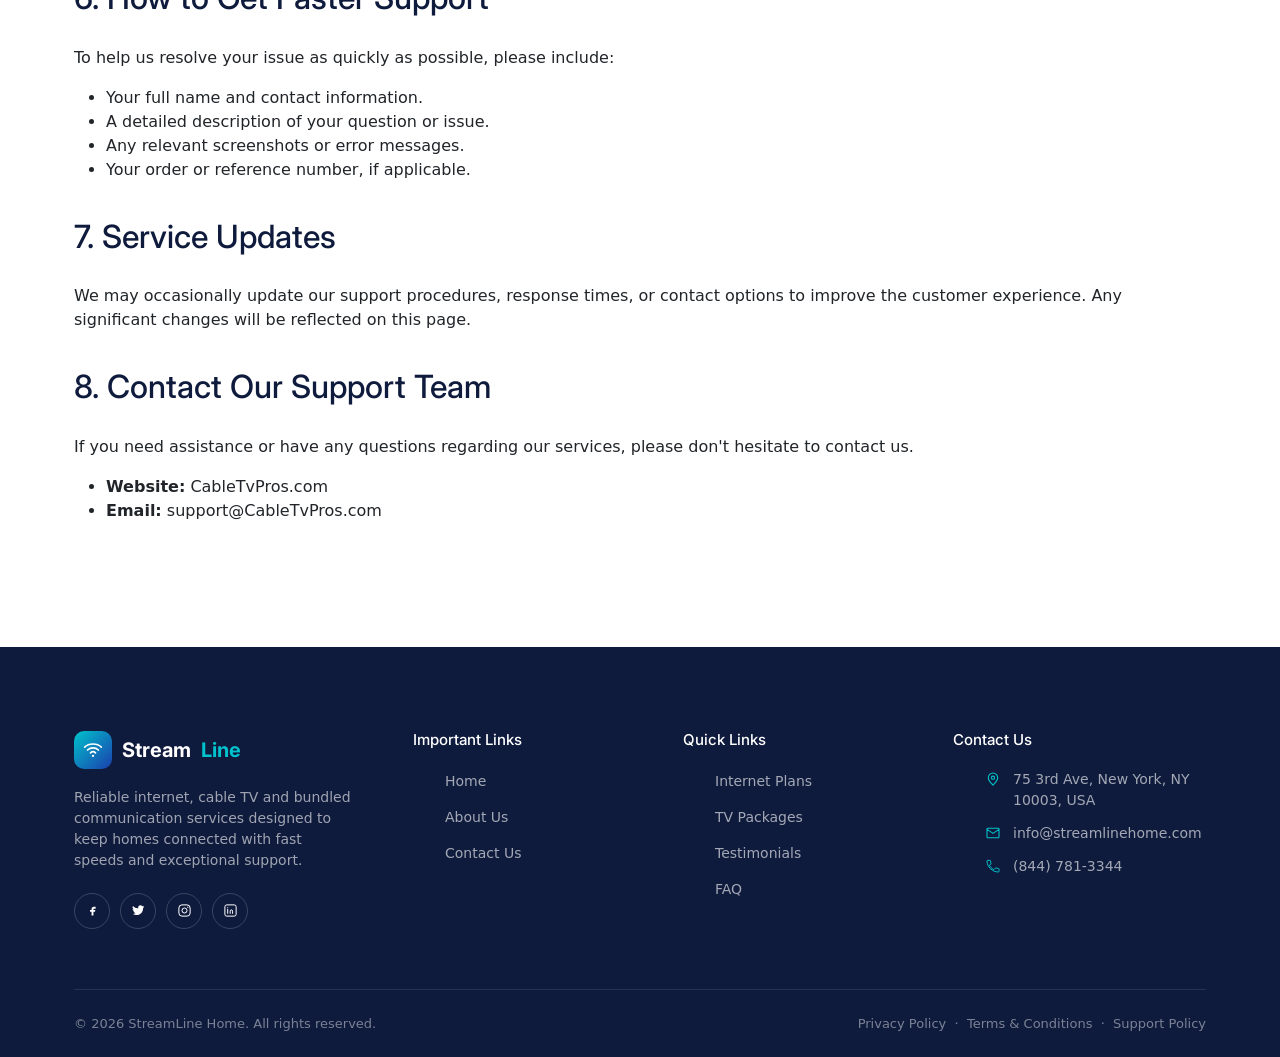
<file: support-policy.html>
<!doctype html>
<html lang="en">

<head>
  <meta charset="UTF-8">
  <meta name="viewport" content="width=device-width, initial-scale=1.0">
  <title>Support Policy | StreamLine Home</title>
  <meta name="description"
    content="Learn how StreamLine Home helps families compare internet and TV plans, and why homes across the country trust us to get connected.">
  <link rel="preconnect" href="https://fonts.googleapis.com">
  <link
    href="https://fonts.googleapis.com/css2?family=Space+Grotesk:wght@500;600;700&family=Inter:wght@400;500;600;700&display=swap"
    rel="stylesheet">
  <link rel="stylesheet" href="assets/css/style.css">
  <link rel="stylesheet" href="assets/css/bootstrap.min.css">
  <style>
    .section ul{
      list-style-type: disc;
    }
    a{
      text-decoration: none;
      color: inherit;
    }
    .footer-bottom a{
      color: rgba(255, 255, 255, .45);
    }
    .container{
      max-width: var(--container) !important;
      width: 100%;
      padding: 0px 24px !important;
    }
  </style>
</head>

<body>

  <header class="site-header">
    <div class="container">
      <a href="index.html" class="logo">
        <span class="logo-mark"><svg viewBox="0 0 24 24" fill="none">
            <path d="M2 8.5C7 3.5 17 3.5 22 8.5" stroke="#fff" stroke-width="2" stroke-linecap="round" />
            <path d="M5.5 12C9 8.7 15 8.7 18.5 12" stroke="#fff" stroke-width="2" stroke-linecap="round" />
            <path d="M9 15.5C10.8 13.8 13.2 13.8 15 15.5" stroke="#fff" stroke-width="2" stroke-linecap="round" />
            <circle cx="12" cy="19" r="1.4" fill="#fff" />
          </svg></span>
        Stream<span>Line</span>
      </a>
      <nav class="main-nav" id="mainNav">
        <a href="index.html" data-page="index.html">Home</a>
        <a href="plans.html" data-page="plans.html">Plans</a>
        <div class="nav-dropdown">
          <button class="nav-dropdown-toggle" type="button" aria-expanded="false">
            Brands
            <svg viewBox="0 0 24 24" fill="none" aria-hidden="true">
              <path d="M6 9l6 6 6-6" stroke="currentColor" stroke-width="2" stroke-linecap="round"
                stroke-linejoin="round" />
            </svg>
          </button>
          <div class="nav-dropdown-menu">
            <a href="brands/xfinity.html">Xfinity</a>
            <a href="brands/spectrum.html">Spectrum</a>
          </div>
        </div>
        <a href="about.html" data-page="about.html">About Us</a>
        <a href="index.html#testimonials">Testimonials</a>
        <a href="contact.html" data-page="contact.html">Contact Us</a>
      </nav>
      <div class="header-actions">
        <a href="tel:+18447813344" class="phone-pill">
          <span class="ring-dot"><svg viewBox="0 0 24 24" fill="none">
              <path
                d="M6.6 10.8c1.4 2.8 3.8 5.1 6.6 6.6l2.2-2.2c.3-.3.7-.4 1-.2 1.1.4 2.3.6 3.6.6.6 0 1 .4 1 1V20c0 .6-.4 1-1 1C11 21 3 13 3 4.6c0-.6.4-1 1-1h3.4c.6 0 1 .4 1 1 0 1.2.2 2.4.6 3.6.1.4 0 .8-.2 1L6.6 10.8z"
                fill="#0F1B3D" />
            </svg></span>
          <span><small>Call for best rates</small>(844) 781-3344</span>
        </a>
        <button class="nav-toggle" id="navToggle"
          aria-label="Toggle menu"><span></span><span></span><span></span></button>
      </div>
    </div>
  </header>
  <div class="nav-overlay" id="navOverlay"></div>

  <section class="page-banner">
    <div class="blob-1"></div>
    <div class="container">
      <div class="crumbs"><a href="index.html">Home</a><span>/</span><span>Support Policy</span></div>
    </div>
  </section>

  <section class="section">
    <div class="container">

        <p>
            At <strong>CableTvPros.com</strong>, we are dedicated to providing reliable, responsive, and professional customer support. Whether you have questions about TV packages, internet plans, mobile services, or your order, our team is here to help you every step of the way.
        </p>

        <h2 class="for-padd">1. Customer Support Availability</h2>
        <p>Our customer support team is available to assist you during the following hours:</p>
        <ul>
            <li>Monday – Friday: 9:00 AM – 8:00 PM</li>
            <li>Saturday: 10:00 AM – 6:00 PM</li>
            <li>Sunday: Limited Support</li>
        </ul>

        <h2 class="for-padd">2. Support Channels</h2>
        <p>You can contact our support team through any of the following methods:</p>
        <ul>
            <li>Email: <a href="mailto:support@CableTvPros.com">support@CableTvPros.com</a></li>
          
            <li>Online Contact Form</li>
            <li>Live Chat (when available)</li>
        </ul>

        <h2 class="for-padd">3. What We Can Help With</h2>
        <p>Our support team is happy to assist with:</p>
        <ul>
            <li>Questions about TV, internet, and mobile service plans.</li>
            <li>Package comparisons and service recommendations.</li>
            <li>Order status and account-related inquiries.</li>
            <li>General troubleshooting and technical guidance.</li>
            <li>Billing and service-related questions.</li>
        </ul>

        <h2 class="for-padd">4. Support Limitations</h2>
        <p>Please note that our support services do not include:</p>
        <ul>
            <li>Technical support for third-party devices or software.</li>
            <li>Issues related to services not provided through CableTvPros.com.</li>
            <li>Custom installation or network configuration beyond standard service assistance.</li>
            <li>Support for third-party websites or applications.</li>
        </ul>

        <h2 class="for-padd">5. Response Time</h2>
        <p>
            We strive to respond to all customer inquiries within one business day. While many requests are resolved much sooner, more complex issues may require additional investigation and time to ensure an accurate resolution.
        </p>

        <h2 class="for-padd">6. How to Get Faster Support</h2>
        <p>To help us resolve your issue as quickly as possible, please include:</p>
        <ul>
            <li>Your full name and contact information.</li>
            <li>A detailed description of your question or issue.</li>
            <li>Any relevant screenshots or error messages.</li>
            <li>Your order or reference number, if applicable.</li>
        </ul>

        <h2 class="for-padd">7. Service Updates</h2>
        <p>
            We may occasionally update our support procedures, response times, or contact options to improve the customer experience. Any significant changes will be reflected on this page.
        </p>

        <h2 class="for-padd">8. Contact Our Support Team</h2>
        <p>
            If you need assistance or have any questions regarding our services, please don't hesitate to contact us.
        </p>

        <ul>
            <li><strong>Website:</strong> CableTvPros.com</li>
            <li><strong>Email:</strong> <a href="mailto:support@CableTvPros.com">support@CableTvPros.com</a></li>
            
        </ul>

    </div>
  </section>

  <footer class="site-footer">
    <div class="container">
      <div class="footer-grid">
        <div class="footer-brand">
          <a href="index.html" class="logo">
            <span class="logo-mark"><svg viewBox="0 0 24 24" fill="none">
                <path d="M2 8.5C7 3.5 17 3.5 22 8.5" stroke="#fff" stroke-width="2" stroke-linecap="round" />
                <path d="M5.5 12C9 8.7 15 8.7 18.5 12" stroke="#fff" stroke-width="2" stroke-linecap="round" />
                <path d="M9 15.5C10.8 13.8 13.2 13.8 15 15.5" stroke="#fff" stroke-width="2" stroke-linecap="round" />
                <circle cx="12" cy="19" r="1.4" fill="#fff" />
              </svg></span>
            Stream<span>Line</span>
          </a>
          <p>Reliable internet, cable TV and bundled communication services designed to keep homes connected with fast
            speeds and exceptional support.</p>
          <div class="footer-social">
            <a href="#" aria-label="Facebook"><svg viewBox="0 0 24 24" fill="none">
                <path d="M14 9h3V6h-3c-2 0-3.5 1.5-3.5 3.5V11H8v3h2.5v6h3v-6H16l.5-3h-3V9.6c0-.4.2-.6.5-.6z"
                  fill="#fff" />
              </svg></a>
            <a href="#" aria-label="Twitter"><svg viewBox="0 0 24 24" fill="none">
                <path
                  d="M21 5.6c-.7.3-1.4.5-2.2.6a3.7 3.7 0 001.6-2 7.6 7.6 0 01-2.4.9 3.7 3.7 0 00-6.4 3.4A10.6 10.6 0 013 4.9a3.7 3.7 0 001.2 5 3.6 3.6 0 01-1.7-.5v.1a3.7 3.7 0 003 3.6 3.7 3.7 0 01-1.7.1 3.7 3.7 0 003.5 2.6A7.5 7.5 0 013 17.5a10.6 10.6 0 005.7 1.7c6.9 0 10.6-5.7 10.6-10.6v-.5c.7-.5 1.4-1.2 1.7-2z"
                  fill="#fff" />
              </svg></a>
            <a href="#" aria-label="Instagram"><svg viewBox="0 0 24 24" fill="none">
                <rect x="3" y="3" width="18" height="18" rx="5" stroke="#fff" stroke-width="1.6" />
                <circle cx="12" cy="12" r="4" stroke="#fff" stroke-width="1.6" />
                <circle cx="17.3" cy="6.7" r="1" fill="#fff" />
              </svg></a>
            <a href="#" aria-label="LinkedIn"><svg viewBox="0 0 24 24" fill="none">
                <rect x="3" y="3" width="18" height="18" rx="3" stroke="#fff" stroke-width="1.6" />
                <path d="M7.5 10v6.5M7.5 7.5v.01M11.5 16.5V13c0-1.4.8-2 1.9-2s1.9.6 1.9 2v3.5" stroke="#fff"
                  stroke-width="1.6" stroke-linecap="round" />
              </svg></a>
          </div>
        </div>
        <div>
          <h5>Important Links</h5>
          <ul>
            <li><a href="index.html">Home</a></li>
            <li><a href="about.html">About Us</a></li>
            <li><a href="contact.html">Contact Us</a></li>
          </ul>
        </div>
        <div>
          <h5>Quick Links</h5>
          <ul>
            <li><a href="plans.html">Internet Plans</a></li>
            <li><a href="plans.html">TV Packages</a></li>
            <li><a href="index.html#testimonials">Testimonials</a></li>
            <li><a href="index.html#faq">FAQ</a></li>
          </ul>
        </div>
        <div>
          <h5>Contact Us</h5>
          <ul class="footer-contact">
            <li><svg viewBox="0 0 24 24" fill="none">
                <path d="M12 21s7-6.5 7-11a7 7 0 10-14 0c0 4.5 7 11 7 11z" stroke="currentColor" stroke-width="1.7" />
                <circle cx="12" cy="10" r="2.4" stroke="currentColor" stroke-width="1.7" />
              </svg>75 3rd Ave, New York, NY 10003, USA</li>
            <li><svg viewBox="0 0 24 24" fill="none">
                <path d="M3 6.5l9 6 9-6M4 5h16a1 1 0 011 1v12a1 1 0 01-1 1H4a1 1 0 01-1-1V6a1 1 0 011-1z"
                  stroke="currentColor" stroke-width="1.6" stroke-linejoin="round" />
              </svg>info@streamlinehome.com</li>
            <li><svg viewBox="0 0 24 24" fill="none">
                <path
                  d="M6.6 10.8c1.4 2.8 3.8 5.1 6.6 6.6l2.2-2.2c.3-.3.7-.4 1-.2 1.1.4 2.3.6 3.6.6.6 0 1 .4 1 1V20c0 .6-.4 1-1 1C11 21 3 13 3 4.6c0-.6.4-1 1-1h3.4c.6 0 1 .4 1 1 0 1.2.2 2.4.6 3.6.1.4 0 .8-.2 1L6.6 10.8z"
                  stroke="currentColor" stroke-width="1.5" />
              </svg>(844) 781-3344</li>
          </ul>
        </div>
      </div>
      <div class="footer-bottom">
        <span>© 2026 StreamLine Home. All rights reserved.</span>
         <span><a href="privacy-policy.html">Privacy Policy</a> &nbsp;·&nbsp; <a href="terms.html">Terms &amp;
            Conditions </a> &nbsp;·&nbsp; <a href="support-policy.html">Support Policy</a> </span>
      </div>
    </div>
  </footer>

  <button class="to-top" aria-label="Back to top"><svg viewBox="0 0 24 24" fill="none">
      <path d="M12 19V5M5 12l7-7 7 7" stroke="currentColor" stroke-width="2.2" stroke-linecap="round"
        stroke-linejoin="round" />
    </svg></button>
    <script>
    document.addEventListener("DOMContentLoaded", function () {
      const dropdown = document.querySelector(".nav-dropdown");
      const toggle = document.querySelector(".nav-dropdown-toggle");
      if (!dropdown || !toggle) return;

      toggle.addEventListener("click", function (event) {
        event.stopPropagation();
        const isOpen = dropdown.classList.toggle("is-open");
        toggle.setAttribute("aria-expanded", isOpen ? "true" : "false");
      });

      document.addEventListener("click", function (event) {
        if (!dropdown.contains(event.target)) {
          dropdown.classList.remove("is-open");
          toggle.setAttribute("aria-expanded", "false");
        }
      });
    });
  </script>
  <script src="assets/js/main.js"></script>
</body>

</html>
</file>
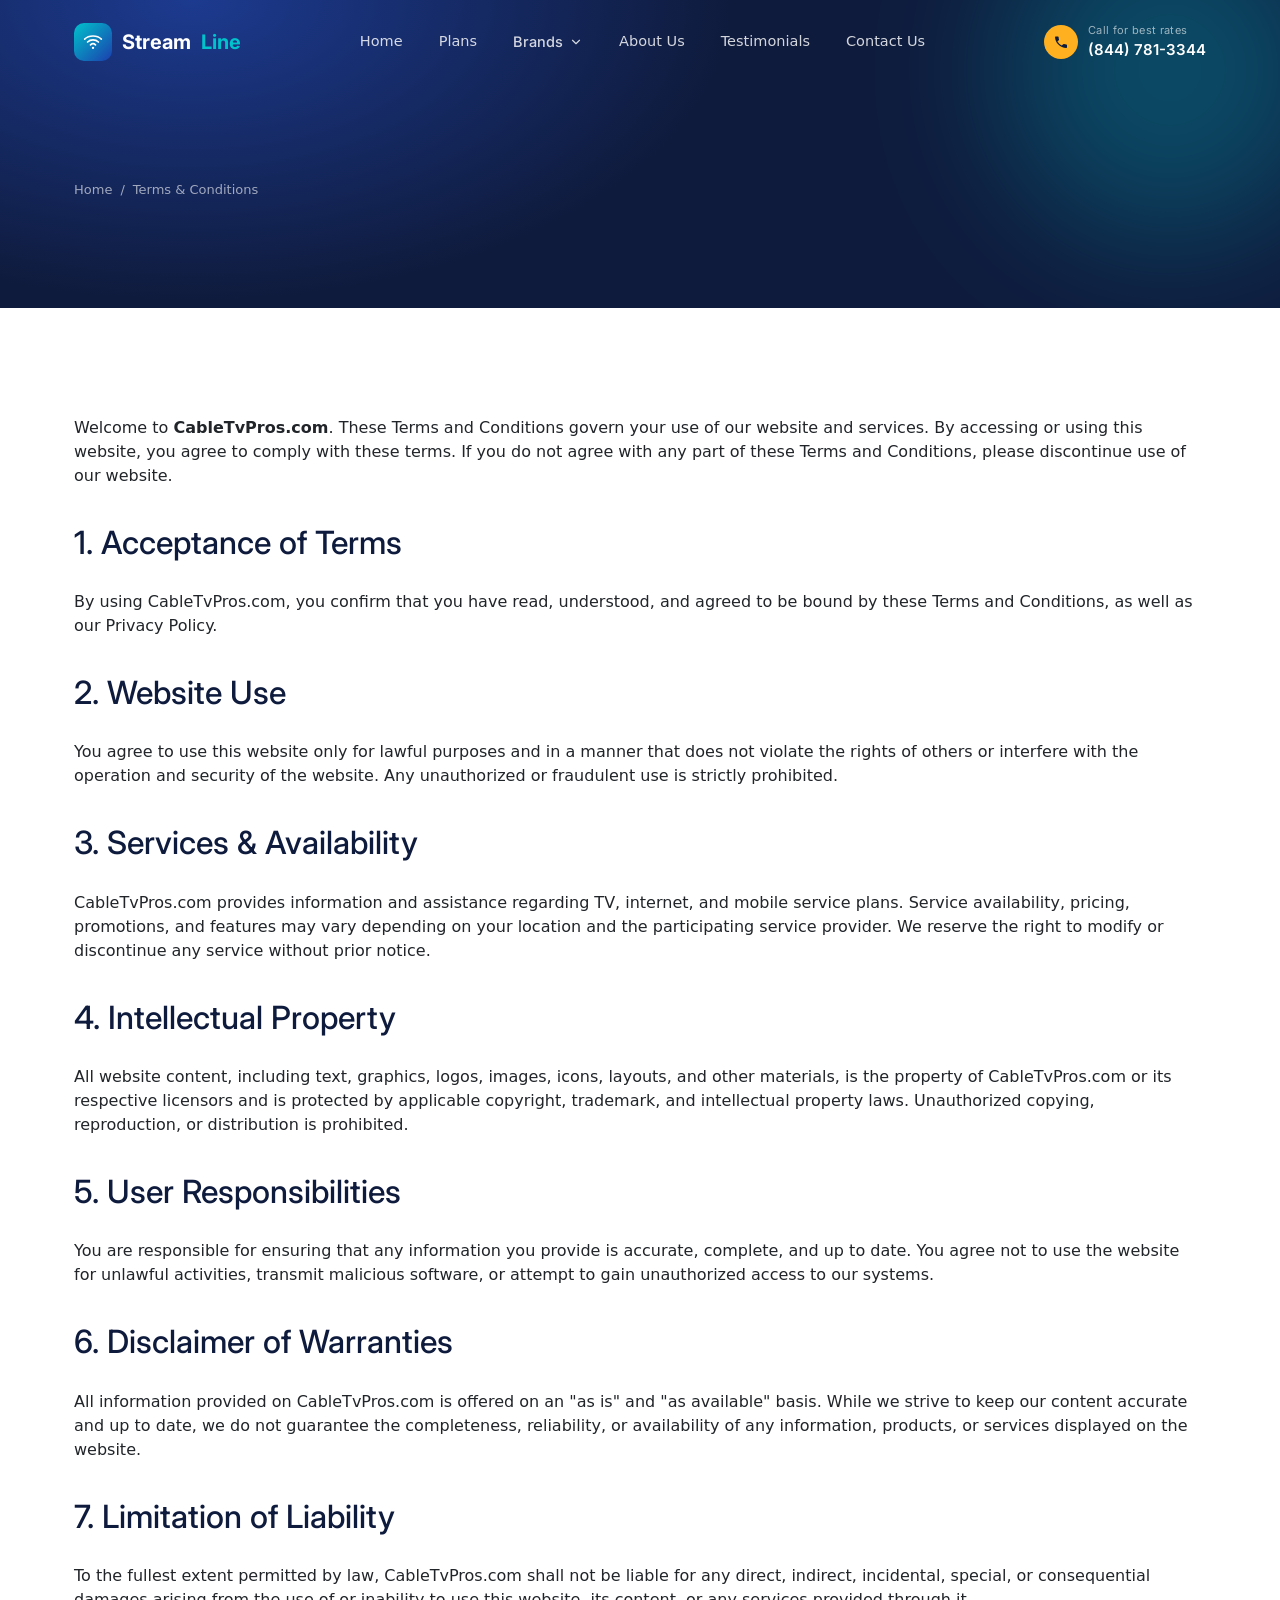
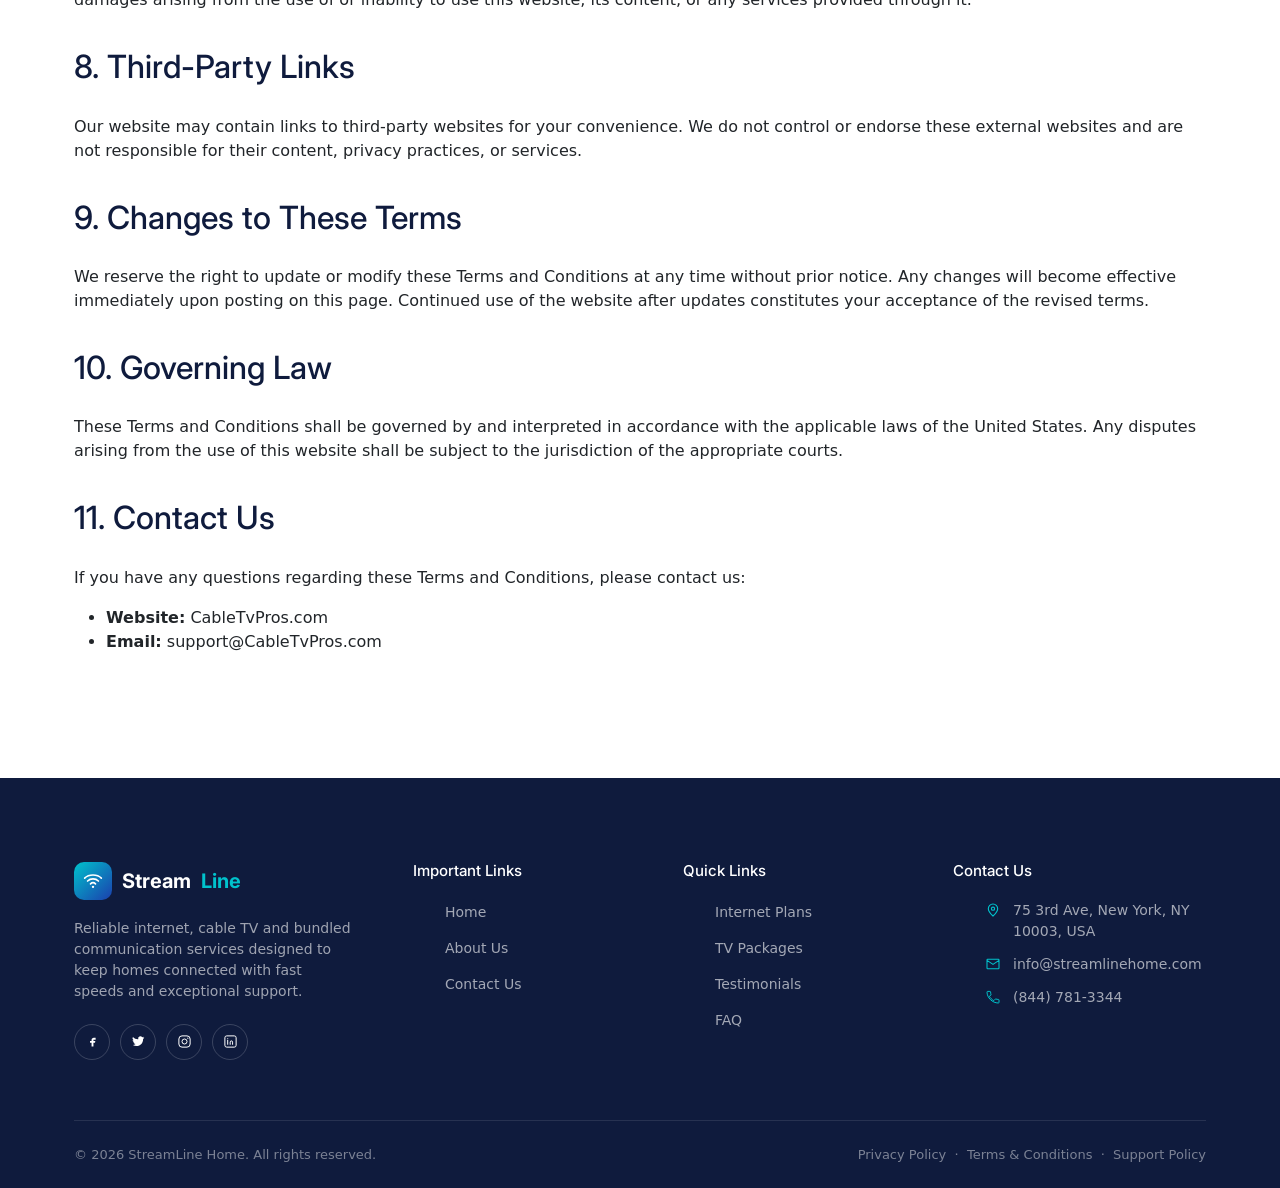
<file: terms.html>
<!doctype html>
<html lang="en">

<head>
  <meta charset="UTF-8">
  <meta name="viewport" content="width=device-width, initial-scale=1.0">
  <title>Terms &amp; Conditions | StreamLine Home</title>
  <meta name="description"
    content="Learn how StreamLine Home helps families compare internet and TV plans, and why homes across the country trust us to get connected.">
  <link rel="preconnect" href="https://fonts.googleapis.com">
  <link
    href="https://fonts.googleapis.com/css2?family=Space+Grotesk:wght@500;600;700&family=Inter:wght@400;500;600;700&display=swap"
    rel="stylesheet">
  <link rel="stylesheet" href="assets/css/style.css">
  <link rel="stylesheet" href="assets/css/bootstrap.min.css">
  <style>
    .section ul{
      list-style-type: disc;
    }
    a{
      text-decoration: none;
      color: inherit;
    }
    .footer-bottom a{
      color: rgba(255, 255, 255, .45);
    }
    .container{
      max-width: var(--container) !important;
      width: 100%;
      padding: 0px 24px !important;
    }
  </style>
</head>

<body>

  <header class="site-header">
    <div class="container">
      <a href="index.html" class="logo">
        <span class="logo-mark"><svg viewBox="0 0 24 24" fill="none">
            <path d="M2 8.5C7 3.5 17 3.5 22 8.5" stroke="#fff" stroke-width="2" stroke-linecap="round" />
            <path d="M5.5 12C9 8.7 15 8.7 18.5 12" stroke="#fff" stroke-width="2" stroke-linecap="round" />
            <path d="M9 15.5C10.8 13.8 13.2 13.8 15 15.5" stroke="#fff" stroke-width="2" stroke-linecap="round" />
            <circle cx="12" cy="19" r="1.4" fill="#fff" />
          </svg></span>
        Stream<span>Line</span>
      </a>
      <nav class="main-nav" id="mainNav">
        <a href="index.html" data-page="index.html">Home</a>
        <a href="plans.html" data-page="plans.html">Plans</a>
        <div class="nav-dropdown">
          <button class="nav-dropdown-toggle" type="button" aria-expanded="false">
            Brands
            <svg viewBox="0 0 24 24" fill="none" aria-hidden="true">
              <path d="M6 9l6 6 6-6" stroke="currentColor" stroke-width="2" stroke-linecap="round"
                stroke-linejoin="round" />
            </svg>
          </button>
          <div class="nav-dropdown-menu">
            <a href="brands/xfinity.html">Xfinity</a>
            <a href="brands/spectrum.html">Spectrum</a>
          </div>
        </div>
        <a href="about.html" data-page="about.html">About Us</a>
        <a href="index.html#testimonials">Testimonials</a>
        <a href="contact.html" data-page="contact.html">Contact Us</a>
      </nav>
      <div class="header-actions">
        <a href="tel:+18447813344" class="phone-pill">
          <span class="ring-dot"><svg viewBox="0 0 24 24" fill="none">
              <path
                d="M6.6 10.8c1.4 2.8 3.8 5.1 6.6 6.6l2.2-2.2c.3-.3.7-.4 1-.2 1.1.4 2.3.6 3.6.6.6 0 1 .4 1 1V20c0 .6-.4 1-1 1C11 21 3 13 3 4.6c0-.6.4-1 1-1h3.4c.6 0 1 .4 1 1 0 1.2.2 2.4.6 3.6.1.4 0 .8-.2 1L6.6 10.8z"
                fill="#0F1B3D" />
            </svg></span>
          <span><small>Call for best rates</small>(844) 781-3344</span>
        </a>
        <button class="nav-toggle" id="navToggle"
          aria-label="Toggle menu"><span></span><span></span><span></span></button>
      </div>
    </div>
  </header>
  <div class="nav-overlay" id="navOverlay"></div>

  <section class="page-banner">
    <div class="blob-1"></div>
    <div class="container">
      <div class="crumbs"><a href="index.html">Home</a><span>/</span><span>Terms &amp; Conditions</span></div>
    </div>
  </section>

  <section class="section">
    <div class="container">

        <p>
            Welcome to <strong>CableTvPros.com</strong>. These Terms and Conditions govern your use of our website and services. By accessing or using this website, you agree to comply with these terms. If you do not agree with any part of these Terms and Conditions, please discontinue use of our website.
        </p>

        <h2 class="for-padd">1. Acceptance of Terms</h2>
        <p>
            By using CableTvPros.com, you confirm that you have read, understood, and agreed to be bound by these Terms and Conditions, as well as our Privacy Policy.
        </p>

        <h2 class="for-padd">2. Website Use</h2>
        <p>
            You agree to use this website only for lawful purposes and in a manner that does not violate the rights of others or interfere with the operation and security of the website. Any unauthorized or fraudulent use is strictly prohibited.
        </p>

        <h2 class="for-padd">3. Services &amp; Availability</h2>
        <p>
            CableTvPros.com provides information and assistance regarding TV, internet, and mobile service plans. Service availability, pricing, promotions, and features may vary depending on your location and the participating service provider. We reserve the right to modify or discontinue any service without prior notice.
        </p>

        <h2 class="for-padd">4. Intellectual Property</h2>
        <p>
            All website content, including text, graphics, logos, images, icons, layouts, and other materials, is the property of CableTvPros.com or its respective licensors and is protected by applicable copyright, trademark, and intellectual property laws. Unauthorized copying, reproduction, or distribution is prohibited.
        </p>

        <h2 class="for-padd">5. User Responsibilities</h2>
        <p>
            You are responsible for ensuring that any information you provide is accurate, complete, and up to date. You agree not to use the website for unlawful activities, transmit malicious software, or attempt to gain unauthorized access to our systems.
        </p>

        <h2 class="for-padd">6. Disclaimer of Warranties</h2>
        <p>
            All information provided on CableTvPros.com is offered on an "as is" and "as available" basis. While we strive to keep our content accurate and up to date, we do not guarantee the completeness, reliability, or availability of any information, products, or services displayed on the website.
        </p>

        <h2 class="for-padd">7. Limitation of Liability</h2>
        <p>
            To the fullest extent permitted by law, CableTvPros.com shall not be liable for any direct, indirect, incidental, special, or consequential damages arising from the use of or inability to use this website, its content, or any services provided through it.
        </p>

        <h2 class="for-padd">8. Third-Party Links</h2>
        <p>
            Our website may contain links to third-party websites for your convenience. We do not control or endorse these external websites and are not responsible for their content, privacy practices, or services.
        </p>

        <h2 class="for-padd">9. Changes to These Terms</h2>
        <p>
            We reserve the right to update or modify these Terms and Conditions at any time without prior notice. Any changes will become effective immediately upon posting on this page. Continued use of the website after updates constitutes your acceptance of the revised terms.
        </p>

        <h2 class="for-padd">10. Governing Law</h2>
        <p>
            These Terms and Conditions shall be governed by and interpreted in accordance with the applicable laws of the United States. Any disputes arising from the use of this website shall be subject to the jurisdiction of the appropriate courts.
        </p>

        <h2 class="for-padd">11. Contact Us</h2>
        <p>
            If you have any questions regarding these Terms and Conditions, please contact us:
        </p>

        <ul>
            <li><strong>Website:</strong> CableTvPros.com</li>
            <li><strong>Email:</strong> <a href="mailto:support@CableTvPros.com">support@CableTvPros.com</a></li>
            
        </ul>

    </div>
  </section>

  <footer class="site-footer">
    <div class="container">
      <div class="footer-grid">
        <div class="footer-brand">
          <a href="index.html" class="logo">
            <span class="logo-mark"><svg viewBox="0 0 24 24" fill="none">
                <path d="M2 8.5C7 3.5 17 3.5 22 8.5" stroke="#fff" stroke-width="2" stroke-linecap="round" />
                <path d="M5.5 12C9 8.7 15 8.7 18.5 12" stroke="#fff" stroke-width="2" stroke-linecap="round" />
                <path d="M9 15.5C10.8 13.8 13.2 13.8 15 15.5" stroke="#fff" stroke-width="2" stroke-linecap="round" />
                <circle cx="12" cy="19" r="1.4" fill="#fff" />
              </svg></span>
            Stream<span>Line</span>
          </a>
          <p>Reliable internet, cable TV and bundled communication services designed to keep homes connected with fast
            speeds and exceptional support.</p>
          <div class="footer-social">
            <a href="#" aria-label="Facebook"><svg viewBox="0 0 24 24" fill="none">
                <path d="M14 9h3V6h-3c-2 0-3.5 1.5-3.5 3.5V11H8v3h2.5v6h3v-6H16l.5-3h-3V9.6c0-.4.2-.6.5-.6z"
                  fill="#fff" />
              </svg></a>
            <a href="#" aria-label="Twitter"><svg viewBox="0 0 24 24" fill="none">
                <path
                  d="M21 5.6c-.7.3-1.4.5-2.2.6a3.7 3.7 0 001.6-2 7.6 7.6 0 01-2.4.9 3.7 3.7 0 00-6.4 3.4A10.6 10.6 0 013 4.9a3.7 3.7 0 001.2 5 3.6 3.6 0 01-1.7-.5v.1a3.7 3.7 0 003 3.6 3.7 3.7 0 01-1.7.1 3.7 3.7 0 003.5 2.6A7.5 7.5 0 013 17.5a10.6 10.6 0 005.7 1.7c6.9 0 10.6-5.7 10.6-10.6v-.5c.7-.5 1.4-1.2 1.7-2z"
                  fill="#fff" />
              </svg></a>
            <a href="#" aria-label="Instagram"><svg viewBox="0 0 24 24" fill="none">
                <rect x="3" y="3" width="18" height="18" rx="5" stroke="#fff" stroke-width="1.6" />
                <circle cx="12" cy="12" r="4" stroke="#fff" stroke-width="1.6" />
                <circle cx="17.3" cy="6.7" r="1" fill="#fff" />
              </svg></a>
            <a href="#" aria-label="LinkedIn"><svg viewBox="0 0 24 24" fill="none">
                <rect x="3" y="3" width="18" height="18" rx="3" stroke="#fff" stroke-width="1.6" />
                <path d="M7.5 10v6.5M7.5 7.5v.01M11.5 16.5V13c0-1.4.8-2 1.9-2s1.9.6 1.9 2v3.5" stroke="#fff"
                  stroke-width="1.6" stroke-linecap="round" />
              </svg></a>
          </div>
        </div>
        <div>
          <h5>Important Links</h5>
          <ul>
            <li><a href="index.html">Home</a></li>
            <li><a href="about.html">About Us</a></li>
            <li><a href="contact.html">Contact Us</a></li>
          </ul>
        </div>
        <div>
          <h5>Quick Links</h5>
          <ul>
            <li><a href="plans.html">Internet Plans</a></li>
            <li><a href="plans.html">TV Packages</a></li>
            <li><a href="index.html#testimonials">Testimonials</a></li>
            <li><a href="index.html#faq">FAQ</a></li>
          </ul>
        </div>
        <div>
          <h5>Contact Us</h5>
          <ul class="footer-contact">
            <li><svg viewBox="0 0 24 24" fill="none">
                <path d="M12 21s7-6.5 7-11a7 7 0 10-14 0c0 4.5 7 11 7 11z" stroke="currentColor" stroke-width="1.7" />
                <circle cx="12" cy="10" r="2.4" stroke="currentColor" stroke-width="1.7" />
              </svg>75 3rd Ave, New York, NY 10003, USA</li>
            <li><svg viewBox="0 0 24 24" fill="none">
                <path d="M3 6.5l9 6 9-6M4 5h16a1 1 0 011 1v12a1 1 0 01-1 1H4a1 1 0 01-1-1V6a1 1 0 011-1z"
                  stroke="currentColor" stroke-width="1.6" stroke-linejoin="round" />
              </svg>info@streamlinehome.com</li>
            <li><svg viewBox="0 0 24 24" fill="none">
                <path
                  d="M6.6 10.8c1.4 2.8 3.8 5.1 6.6 6.6l2.2-2.2c.3-.3.7-.4 1-.2 1.1.4 2.3.6 3.6.6.6 0 1 .4 1 1V20c0 .6-.4 1-1 1C11 21 3 13 3 4.6c0-.6.4-1 1-1h3.4c.6 0 1 .4 1 1 0 1.2.2 2.4.6 3.6.1.4 0 .8-.2 1L6.6 10.8z"
                  stroke="currentColor" stroke-width="1.5" />
              </svg>(844) 781-3344</li>
          </ul>
        </div>
      </div>
      <div class="footer-bottom">
        <span>© 2026 StreamLine Home. All rights reserved.</span>
         <span><a href="privacy-policy.html">Privacy Policy</a> &nbsp;·&nbsp; <a href="terms.html">Terms &amp;
            Conditions </a> &nbsp;·&nbsp; <a href="support-policy.html">Support Policy</a> </span>
      </div>
    </div>
  </footer>

  <button class="to-top" aria-label="Back to top"><svg viewBox="0 0 24 24" fill="none">
      <path d="M12 19V5M5 12l7-7 7 7" stroke="currentColor" stroke-width="2.2" stroke-linecap="round"
        stroke-linejoin="round" />
    </svg></button>
    <script>
    document.addEventListener("DOMContentLoaded", function () {
      const dropdown = document.querySelector(".nav-dropdown");
      const toggle = document.querySelector(".nav-dropdown-toggle");
      if (!dropdown || !toggle) return;

      toggle.addEventListener("click", function (event) {
        event.stopPropagation();
        const isOpen = dropdown.classList.toggle("is-open");
        toggle.setAttribute("aria-expanded", isOpen ? "true" : "false");
      });

      document.addEventListener("click", function (event) {
        if (!dropdown.contains(event.target)) {
          dropdown.classList.remove("is-open");
          toggle.setAttribute("aria-expanded", "false");
        }
      });
    });
  </script>
  <script src="assets/js/main.js"></script>
</body>

</html>
</file>
<file: assets/css/style.css>
/* =========================================================
   StreamLine Home — Internet & TV Plans
   Core stylesheet
   ========================================================= */

:root {
  --navy: #0F1B3D;
  --navy-2: #16265A;
  --blue: #1B3FAE;
  --cyan: #00C2CC;
  --amber: #FFB020;
  --cloud: #F5F7FB;
  --paper: #FFFFFF;
  --ink: #131B33;
  --slate: #5C6579;
  --slate-light: #8A93A6;
  --line: #E4E8F1;

  --display: 'Inter', 'Segoe UI', sans-serif;
  --body: 'Inter', 'Segoe UI', sans-serif;

  --container: 1180px;
  --radius-s: 8px;
  --radius-m: 14px;
  --radius-l: 26px;

  --shadow-soft: 0 20px 45px -25px rgba(15, 27, 61, 0.35);
  --shadow-card: 0 14px 34px -18px rgba(15, 27, 61, 0.28);

  --ease: cubic-bezier(.22, 1, .36, 1);
}

/* ---------- Reset ---------- */
*,
*::before,
*::after {
  box-sizing: border-box;
}

html {
  scroll-behavior: smooth;
}

body {
  margin: 0;
  font-family: var(--body);
  color: var(--ink);
  background: var(--paper);
  -webkit-font-smoothing: antialiased;
  line-height: 1.6;
  overflow-x: hidden;
}

img {
  max-width: 100%;
  display: block;
}

a {
  color: inherit;
  text-decoration: none;
}

ul {
  margin: 0;
  padding: 0;
  list-style: none;
}

h1,
h2,
h3,
h4,
h5 {
  font-family: var(--display);
  margin: 0;
  line-height: 1.12;
  color: var(--navy);
  font-weight: 600;
}

p {
  margin: 0;
}

button {
  font-family: var(--body);
  cursor: pointer;
}

input,
textarea,
select {
  font-family: var(--body);
}

@media (prefers-reduced-motion: reduce) {
  * {
    animation-duration: 0.001ms !important;
    animation-iteration-count: 1 !important;
    transition-duration: 0.001ms !important;
    scroll-behavior: auto !important;
  }
}

:focus-visible {
  outline: 3px solid var(--cyan);
  outline-offset: 3px;
}

.container {
  width: 100%;
  max-width: var(--container);
  margin: 0 auto;
  padding: 0 24px;
}

.section {
  padding: 108px 0;
  position: relative;
}

.section--tight {
  padding: 72px 0;
}

.section--dark {
  background: var(--navy);
  color: #fff;
}

.section--cloud {
  background: var(--cloud);
}

.eyebrow {
  display: inline-flex;
  align-items: center;
  gap: 10px;
  font-family: var(--display);
  font-size: 13px;
  letter-spacing: .02em;
  color: var(--blue);
  margin-bottom: 14px;
}

.eyebrow::before {
  content: "";
  width: 22px;
  height: 2px;
  background: var(--amber);
  display: inline-block;
  border-radius: 2px;
}

.section--dark .eyebrow {
  color: var(--cyan);
}

.head-row {
  display: flex;
  justify-content: space-between;
  align-items: flex-end;
  gap: 32px;
  margin-bottom: 52px;
}

.head-row h2 {
  max-width: 640px;
}

.head-row p {
  max-width: 380px;
  color: var(--slate);
}

h2 {
  font-size: clamp(30px, 3.6vw, 44px);
}

h3 {
  font-size: 22px;
}

.lede {
  color: var(--slate);
  font-size: 17px;
  max-width: 560px;
}

/* ---------- Buttons ---------- */
.btn {
  display: inline-flex;
  align-items: center;
  justify-content: center;
  gap: 10px;
  padding: 15px 28px;
  border-radius: 999px;
  font-family: var(--display);
  font-size: 15px;
  font-weight: 600;
  border: 1px solid transparent;
  transition: transform .35s var(--ease), box-shadow .35s var(--ease), background .35s var(--ease), color .35s var(--ease), border-color .35s var(--ease);
  white-space: nowrap;
}

.btn-primary {
  background: linear-gradient(135deg, var(--cyan), var(--blue));
  color: #fff;
  box-shadow: 0 14px 30px -10px rgba(27, 63, 174, .55);
}

.btn-primary:hover {
  transform: translateY(-3px);
  box-shadow: 0 20px 36px -12px rgba(27, 63, 174, .6);
}

.btn-ghost {
  background: transparent;
  border-color: var(--navy);
  color: var(--navy);
}

.btn-ghost:hover {
  border-color: var(--navy);
  background: var(--navy);
  color: var(--paper);
}

.section--dark .btn-ghost {
  border-color: rgba(255, 255, 255, .3);
  color: #fff;
}

.section--dark .btn-ghost:hover {
  background: #fff;
  color: var(--navy);
  border-color: #fff;
}

.btn-amber {
  background: var(--amber);
  color: var(--navy);
  box-shadow: 0 14px 30px -12px rgba(255, 176, 32, .6);
}

.btn-amber:hover {
  transform: translateY(-3px);
}

.btn-sm {
  padding: 11px 20px;
  font-size: 13px;
}

.btn-block {
  width: 100%;
}

.phone-pill {
  display: inline-flex;
  align-items: center;
  gap: 10px;
  font-family: var(--display);
  font-weight: 600;
  font-size: 15px;
  color: var(--navy);
  text-decoration: none;
}

.phone-pill .ring-dot {
  width: 34px;
  height: 34px;
  border-radius: 50%;
  background: var(--amber);
  display: flex;
  align-items: center;
  justify-content: center;
  animation: pulse-ring 2.4s infinite;
  flex-shrink: 0;
}

.phone-pill .ring-dot svg {
  width: 16px;
  height: 16px;
}

@keyframes pulse-ring {
  0% {
    box-shadow: 0 0 0 0 rgba(255, 176, 32, .55);
  }

  70% {
    box-shadow: 0 0 0 12px rgba(255, 176, 32, 0);
  }

  100% {
    box-shadow: 0 0 0 0 rgba(255, 176, 32, 0);
  }
}

.phone-pill small {
  display: block;
  font-family: var(--body);
  font-weight: 400;
  color: var(--slate);
  font-size: 11px;
  letter-spacing: .03em;
}

.section--dark .phone-pill {
  color: #fff;
}

.section--dark .phone-pill small {
  color: rgba(255, 255, 255, .6);
}

/* ---------- Header ---------- */
.site-header {
  position: fixed;
  top: 0;
  left: 0;
  right: 0;
  z-index: 999;
  padding: 22px 0;
  transition: background .4s var(--ease), padding .4s var(--ease), box-shadow .4s var(--ease);
}

.site-header .container {
  display: flex;
  align-items: center;
  justify-content: space-between;
  gap: 24px;
}

.site-header.is-scrolled {
  padding: 12px 0;
  background: rgba(15, 27, 61, .92);
  backdrop-filter: blur(10px);
  box-shadow: 0 10px 30px -18px rgba(0, 0, 0, .5);
}

.logo {
  display: flex;
  align-items: center;
  gap: 10px;
  font-family: var(--display);
  font-weight: 700;
  font-size: 20px;
  color: #fff;
  text-decoration: none;
}

.logo .logo-mark {
  width: 38px;
  height: 38px;
  border-radius: 10px;
  background: linear-gradient(135deg, var(--cyan), var(--blue));
  display: flex;
  align-items: center;
  justify-content: center;
  flex-shrink: 0;
}

.logo .logo-mark svg {
  width: 20px;
  height: 20px;
}

.logo span {
  color: var(--cyan);
}

.main-nav {
  display: flex;
  align-items: center;
  gap: 36px;
}

.main-nav a {
  font-size: 14.5px;
  font-weight: 500;
  color: rgba(255, 255, 255, .82);
  position: relative;
  padding: 6px 0;
  transition: color .3s;
  text-decoration: none !important;
}

.main-nav a::after {
  content: "";
  position: absolute;
  left: 0;
  bottom: 0;
  height: 2px;
  width: 0;
  background: var(--cyan);
  transition: width .35s var(--ease);
}

.main-nav a:hover,
.main-nav a.active {
  color: #fff;
}

.main-nav a:hover::after,
.main-nav a.active::after {
  width: 100%;
}

.header-actions {
  display: flex;
  align-items: center;
  gap: 26px;
}

.header-actions .phone-pill {
  color: #fff;
}

.header-actions .phone-pill small {
  color: rgba(255, 255, 255, .6);
}

.nav-toggle {
  display: none;
  flex-direction: column;
  gap: 5px;
  background: none;
  border: none;
  padding: 6px;
  z-index: 1001;
}

.nav-toggle span {
  width: 24px;
  height: 2px;
  background: #fff;
  border-radius: 2px;
  transition: transform .3s var(--ease), opacity .3s var(--ease);
}

.nav-toggle.is-open span:nth-child(1) {
  transform: translateY(7px) rotate(45deg);
}

.nav-toggle.is-open span:nth-child(2) {
  opacity: 0;
}

.nav-toggle.is-open span:nth-child(3) {
  transform: translateY(-7px) rotate(-45deg);
}

/* ---------- Brands Dropdown ---------- */
.nav-dropdown { position: relative; }
.nav-dropdown-toggle {
  display: inline-flex; align-items: center; gap: 6px; padding: 6px 0;
  border: 0; background: transparent; color: rgba(255,255,255,.82);
  font-family: var(--body); font-size: 14.5px; font-weight: 500; position: relative;
}
.nav-dropdown-toggle::after {
  content: ""; position: absolute; left: 0; bottom: 0; height: 2px; width: 0;
  background: var(--cyan); transition: width .35s var(--ease);
}
.nav-dropdown-toggle svg { width: 14px; height: 14px; transition: transform .3s var(--ease); }
.nav-dropdown:hover .nav-dropdown-toggle, .nav-dropdown.is-open .nav-dropdown-toggle { color: #fff; }
.nav-dropdown:hover .nav-dropdown-toggle::after, .nav-dropdown.is-open .nav-dropdown-toggle::after { width: calc(100% - 20px); }
.nav-dropdown:hover .nav-dropdown-toggle svg, .nav-dropdown.is-open .nav-dropdown-toggle svg { transform: rotate(180deg); }
.nav-dropdown-menu {
  position: absolute; top: calc(100% + 14px); left: 50%; min-width: 210px; padding: 10px;
  border-radius: var(--radius-m); background: #fff; box-shadow: var(--shadow-card); border: 1px solid var(--line);
  opacity: 0; visibility: hidden; transform: translate(-50%, 8px);
  transition: opacity .25s var(--ease), transform .25s var(--ease), visibility .25s; z-index: 1002;
}
.nav-dropdown:hover .nav-dropdown-menu, .nav-dropdown.is-open .nav-dropdown-menu { opacity: 1; visibility: visible; transform: translate(-50%, 0); }
.nav-dropdown-menu a {
  display: block; width: 100%; padding: 10px 14px; border-radius: 8px; color: var(--ink);
  font-size: 14px; font-weight: 500; white-space: nowrap; transition: background .2s, color .2s;
}
.nav-dropdown-menu a::after { display: none; }
.nav-dropdown-menu a:hover { background: var(--cloud); color: var(--blue); }

/* ---------- Hero ---------- */
.hero {
  position: relative;
  background: radial-gradient(1200px 700px at 78% -10%, #1c3a8f 0%, var(--navy) 55%), var(--navy);
  color: #fff;
  padding: 190px 0 130px;
  overflow: hidden;
}

.hero .blob {
  position: absolute;
  border-radius: 50%;
  filter: blur(70px);
  opacity: .35;
  pointer-events: none;
}

.hero .blob-1 {
  width: 420px;
  height: 420px;
  background: var(--cyan);
  top: -120px;
  right: -80px;
  animation: float-a 12s ease-in-out infinite;
}

.hero .blob-2 {
  width: 360px;
  height: 360px;
  background: var(--amber);
  bottom: -140px;
  left: -60px;
  opacity: .22;
  animation: float-b 14s ease-in-out infinite;
}

@keyframes float-a {

  0%,
  100% {
    transform: translate(0, 0);
  }

  50% {
    transform: translate(-30px, 30px);
  }
}

@keyframes float-b {

  0%,
  100% {
    transform: translate(0, 0);
  }

  50% {
    transform: translate(20px, -25px);
  }
}

.hero-grid {
  display: grid;
  grid-template-columns: 1.05fr .95fr;
  gap: 60px;
  align-items: center;
  position: relative;
  z-index: 2;
}

.hero-copy .eyebrow {
  color: var(--cyan);
}

.hero-copy h1 {
  color: #fff;
  font-size: clamp(36px, 5vw, 60px);
  letter-spacing: -.01em;
  opacity: 0;
  transform: translateY(24px);
  animation: rise .8s var(--ease) .15s forwards;
}

.hero-copy .lede {
  color: rgba(255, 255, 255, .78);
  font-size: 18px;
  margin-top: 22px;
  max-width: 480px;
  opacity: 0;
  transform: translateY(24px);
  animation: rise .8s var(--ease) .32s forwards;
}

.hero-actions {
  display: flex;
  align-items: center;
  gap: 24px;
  margin-top: 38px;
  flex-wrap: wrap;
  opacity: 0;
  transform: translateY(24px);
  animation: rise .8s var(--ease) .48s forwards;
}

.hero-stats {
  display: flex;
  gap: 36px;
  margin-top: 56px;
  padding-top: 32px;
  border-top: 1px solid rgba(255, 255, 255, .14);
  opacity: 0;
  transform: translateY(24px);
  animation: rise .8s var(--ease) .62s forwards;
}

.hero-stats .stat b {
  display: block;
  font-family: var(--display);
  font-size: 28px;
  color: #fff;
}

.hero-stats .stat span {
  font-size: 13px;
  color: rgba(255, 255, 255, .6);
}

@keyframes rise {
  to {
    opacity: 1;
    transform: none;
  }
}

/* Speed dial visual */
/* ---------- Hero ---------- */
.hero {
  position: relative;
  background: radial-gradient(1200px 700px at 78% -10%, #1c3a8f 0%, var(--navy) 55%), var(--navy);
  color: #fff;
  padding: 190px 0 130px;
  overflow: hidden;
}

.hero::after {
  content: "";
  position: absolute;
  inset: 0;
  z-index: 1;
  pointer-events: none;
  background: linear-gradient(90deg, rgba(15, 27, 61, .22) 0%, rgba(15, 27, 61, .04) 58%, rgba(15, 27, 61, .18) 100%);
}

.hero .blob {
  position: absolute;
  border-radius: 50%;
  filter: blur(70px);
  opacity: .35;
  pointer-events: none;
}

.hero .blob-1 {
  width: 420px;
  height: 420px;
  background: var(--cyan);
  top: -120px;
  right: -80px;
  animation: float-a 12s ease-in-out infinite;
}

.hero .blob-2 {
  width: 360px;
  height: 360px;
  background: var(--amber);
  bottom: -140px;
  left: -60px;
  opacity: .22;
  animation: float-b 14s ease-in-out infinite;
}

@keyframes float-a {

  0%,
  100% {
    transform: translate(0, 0);
  }

  50% {
    transform: translate(-30px, 30px);
  }
}

@keyframes float-b {

  0%,
  100% {
    transform: translate(0, 0);
  }

  50% {
    transform: translate(20px, -25px);
  }
}


/* ---------- Animated connectivity banner ---------- */
.hero-network {
  position: absolute;
  inset: 0;
  z-index: 1;
  pointer-events: none;
  opacity: .72;
}

.hero-network-svg {
  width: 100%;
  height: 100%;
  display: block;
}

.fiber-paths path {
  stroke-dasharray: 12 18;
  animation: fiber-flow 7s linear infinite;
}

.fiber-paths path:nth-child(2) {
  animation-duration: 9s;
  animation-delay: -2s;
}

.fiber-paths path:nth-child(3) {
  animation-duration: 8s;
  animation-delay: -4s;
}

.fiber-paths path:nth-child(4) {
  animation-duration: 11s;
  animation-delay: -5s;
}

.network-nodes circle {
  animation: node-pulse 2.8s ease-in-out infinite;
}

.network-nodes circle:nth-child(2n) {
  animation-delay: -1.2s;
}

.signal-rings circle {
  transform-box: fill-box;
  transform-origin: center;
  animation: ring-expand 3.2s ease-out infinite;
}

.signal-rings circle:nth-child(2) {
  animation-delay: 1.6s;
}

.signal-rings circle:nth-child(3) {
  animation-delay: .8s;
  animation-duration: 2.8s;
}

.packet {
  filter: drop-shadow(0 0 7px rgba(143, 227, 232, .9));
}

.packet-a {
  offset-path: path("M-80 560 C180 470 180 170 430 230 S760 500 940 290 S1160 120 1280 180");
  animation: packet-move-a 6s linear infinite;
}

.packet-b {
  offset-path: path("M-100 610 C180 540 270 300 470 330 S720 610 970 420 S1110 250 1300 300");
  animation: packet-move-b 8s linear infinite;
}

.packet-c {
  offset-path: path("M-60 430 C160 360 260 80 510 170 S780 390 1030 210 S1160 70 1270 110");
  animation: packet-move-c 7s linear infinite;
}

.packet-d {
  offset-path: path("M40 690 C220 560 390 560 540 450 S790 240 970 310 S1120 540 1270 450");
  animation: packet-move-d 9s linear infinite;
}

@keyframes fiber-flow {
  to { stroke-dashoffset: -180; }
}

@keyframes node-pulse {
  0%, 100% { opacity: .35; transform: scale(.75); }
  50% { opacity: 1; transform: scale(1.35); }
}

@keyframes ring-expand {
  0% { opacity: .65; transform: scale(.55); }
  70%, 100% { opacity: 0; transform: scale(2.5); }
}

@keyframes packet-move-a {
  to { offset-distance: 100%; }
}

@keyframes packet-move-b {
  to { offset-distance: 100%; }
}

@keyframes packet-move-c {
  to { offset-distance: 100%; }
}

@keyframes packet-move-d {
  to { offset-distance: 100%; }
}

@media (prefers-reduced-motion: reduce) {
  .hero-network *,
  .hero-network *::before,
  .hero-network *::after {
    animation: none !important;
  }
}

.hero-grid {
  display: grid;
  grid-template-columns: 1.05fr .95fr;
  gap: 60px;
  align-items: center;
  position: relative;
  z-index: 2;
}

.hero-copy .eyebrow {
  color: var(--cyan);
}

.hero-copy h1 {
  color: #fff;
  font-size: clamp(36px, 5vw, 60px);
  letter-spacing: -.01em;
  opacity: 0;
  transform: translateY(24px);
  animation: rise .8s var(--ease) .15s forwards;
}

.hero-copy .lede {
  color: rgba(255, 255, 255, .78);
  font-size: 18px;
  margin-top: 22px;
  max-width: 480px;
  opacity: 0;
  transform: translateY(24px);
  animation: rise .8s var(--ease) .32s forwards;
}

.hero-actions {
  display: flex;
  align-items: center;
  gap: 24px;
  margin-top: 38px;
  flex-wrap: wrap;
  opacity: 0;
  transform: translateY(24px);
  animation: rise .8s var(--ease) .48s forwards;
}

.hero-stats {
  display: flex;
  gap: 36px;
  margin-top: 56px;
  padding-top: 32px;
  border-top: 1px solid rgba(255, 255, 255, .14);
  opacity: 0;
  transform: translateY(24px);
  animation: rise .8s var(--ease) .62s forwards;
}

.hero-stats .stat b {
  display: block;
  font-family: var(--display);
  font-size: 28px;
  color: #fff;
}

.hero-stats .stat span {
  font-size: 13px;
  color: rgba(255, 255, 255, .6);
}

@keyframes rise {
  to {
    opacity: 1;
    transform: none;
  }
}

/* Speed dial visual */
.hero-visual {
  position: relative;
  display: flex;
  justify-content: center;
  opacity: 0;
  transform: scale(.92);
  animation: pop .9s var(--ease) .4s forwards;
}

@keyframes pop {
  to {
    opacity: 1;
    transform: none;
  }
}


/* ---------- Inner page banner ---------- */
.page-banner {
  position: relative;
  overflow: hidden;
  background: radial-gradient(900px 500px at 15% 0%, #1c3a8f 0%, var(--navy) 60%), var(--navy);
  color: #fff;
  padding: 180px 0 90px;
  text-align: left;
}

.page-banner .blob-1 {
  width: 340px;
  height: 340px;
  background: var(--cyan);
  top: -100px;
  right: -60px;
  position: absolute;
  border-radius: 50%;
  filter: blur(70px);
  opacity: .28;
  animation: float-a 12s ease-in-out infinite;
}

.page-banner .crumbs {
  display: flex;
  align-items: center;
  gap: 8px;
  font-size: 13px;
  color: rgba(255, 255, 255, .6);
  margin-bottom: 18px;
}

.page-banner .crumbs a:hover {
  color: #fff;
}

.page-banner h1 {
  color: #fff;
  font-size: clamp(32px, 4.4vw, 50px);
  opacity: 0;
  transform: translateY(20px);
  animation: rise .7s var(--ease) .1s forwards;
}

.page-banner p {
  color: rgba(255, 255, 255, .75);
  max-width: 520px;
  margin-top: 16px;
  font-size: 16px;
  opacity: 0;
  transform: translateY(20px);
  animation: rise .7s var(--ease) .24s forwards;
}

/* ---------- Trust / logo marquee ---------- */
.trust-strip {
  padding: 44px 0;
  border-bottom: 1px solid var(--line);
}

.trust-strip .marquee-wrap {
  overflow: hidden;
  -webkit-mask-image: linear-gradient(90deg, transparent, #000 8%, #000 92%, transparent);
  mask-image: linear-gradient(90deg, transparent, #000 8%, #000 92%, transparent);
}

.marquee-track {
  display: flex;
  gap: 64px;
  width: max-content;
  animation: marquee 26s linear infinite;
  align-items: center;
}

.marquee-track span {
  font-family: var(--display);
  font-size: 19px;
  color: var(--slate-light);
  font-weight: 600;
  white-space: nowrap;
}

@keyframes marquee {
  from {
    transform: translateX(0);
  }

  to {
    transform: translateX(-50%);
  }
}

/* ---------- Services ---------- */
.service-grid {
  display: grid;
  grid-template-columns: repeat(3, 1fr);
  gap: 28px;
}

.service-card {
  background: #fff;
  border: 1px solid var(--line);
  border-radius: var(--radius-m);
  padding: 34px 30px;
  transition: transform .4s var(--ease), box-shadow .4s var(--ease), border-color .4s var(--ease);
}

.service-card:hover {
  transform: translateY(-6px);
  box-shadow: var(--shadow-card);
  border-color: transparent;
}

.service-icon {
  width: 56px;
  height: 56px;
  border-radius: 14px;
  display: flex;
  align-items: center;
  justify-content: center;
  background: linear-gradient(135deg, rgba(0, 194, 204, .14), rgba(27, 63, 174, .14));
  margin-bottom: 22px;
  color: var(--blue);
  transition: transform .4s var(--ease);
}

.service-card:hover .service-icon {
  transform: rotate(-8deg) scale(1.06);
}

.service-icon svg {
  width: 26px;
  height: 26px;
}

.service-card h3 {
  margin-bottom: 10px;
}

.service-card p {
  color: var(--slate);
  font-size: 15px;
}

.service-card .card-link {
  display: inline-flex;
  align-items: center;
  gap: 8px;
  margin-top: 18px;
  font-size: 14px;
  font-weight: 600;
  color: var(--blue);
}

.service-card .card-link svg {
  width: 14px;
  height: 14px;
  transition: transform .3s;
}

.service-card:hover .card-link svg {
  transform: translateX(4px);
}

/* ---------- About split ---------- */
.about-grid {
  display: grid;
  grid-template-columns: .95fr 1.05fr;
  gap: 70px;
  align-items: center;
}

.about-media {
  position: relative;
}

.about-media .img-a {
  border-radius: var(--radius-l);
  overflow: hidden;
  box-shadow: var(--shadow-card);
}

.about-media .img-b {
  position: absolute;
  width: 52%;
  border-radius: var(--radius-m);
  overflow: hidden;
  border: 6px solid #fff;
  box-shadow: var(--shadow-card);
  bottom: -36px;
  left: -40px;
}

.about-media .float-badge {
  position: absolute;
  top: -24px;
  right: -20px;
  background: #fff;
  border-radius: var(--radius-m);
  padding: 16px 20px;
  box-shadow: var(--shadow-card);
  display: flex;
  align-items: center;
  gap: 12px;
  animation: bob 5s ease-in-out infinite;
}

@keyframes bob {

  0%,
  100% {
    transform: translateY(0);
  }

  50% {
    transform: translateY(-10px);
  }
}

.float-badge .badge-icon {
  width: 40px;
  height: 40px;
  border-radius: 50%;
  background: var(--amber);
  display: flex;
  align-items: center;
  justify-content: center;
  color: var(--navy);
  flex-shrink: 0;
}

.float-badge .badge-icon svg {
  width: 18px;
  height: 18px;
}

.float-badge b {
  display: block;
  font-family: var(--display);
  font-size: 17px;
}

.float-badge span {
  font-size: 12px;
  color: var(--slate);
}

.check-list {
  display: grid;
  grid-template-columns: 1fr 1fr;
  gap: 14px 24px;
  margin: 28px 0 34px;
}

.check-list li {
  display: flex;
  align-items: center;
  gap: 10px;
  font-size: 14.5px;
  font-weight: 500;
  color: var(--ink);
}

.check-list li i {
  width: 22px;
  height: 22px;
  border-radius: 50%;
  background: rgba(0, 194, 204, .15);
  color: var(--blue);
  display: flex;
  align-items: center;
  justify-content: center;
  flex-shrink: 0;
}

.check-list li svg {
  width: 11px;
  height: 11px;
}

/* ---------- Stat counters ---------- */
.stat-band {
  display: grid;
  grid-template-columns: repeat(4, 1fr);
  gap: 24px;
  background: var(--navy);
  border-radius: var(--radius-l);
  padding: 46px 40px;
  color: #fff;
  position: relative;
  overflow: hidden;
}

.stat-band::before {
  content: "";
  position: absolute;
  inset: 0;
  background: radial-gradient(500px 260px at 90% 0%, rgba(0, 194, 204, .25), transparent 70%);
}

.stat-band .stat {
  position: relative;
  text-align: center;
}

.stat-band .stat b {
  display: block;
  font-family: var(--display);
  font-size: clamp(30px, 3.4vw, 42px);
  color: #fff;
}

.stat-band .stat span {
  font-size: 13px;
  color: rgba(255, 255, 255, .65);
}

/* ---------- Why choose ---------- */
.why-grid {
  display: grid;
  grid-template-columns: 1.1fr .9fr;
  gap: 60px;
  align-items: center;
}

.why-list {
  display: grid;
  grid-template-columns: 1fr 1fr;
  gap: 22px;
}

.why-item {
  display: flex;
  gap: 14px;
  align-items: flex-start;
}

.why-item .why-ico {
  width: 44px;
  height: 44px;
  border-radius: 12px;
  background: #fff;
  border: 1px solid var(--line);
  display: flex;
  align-items: center;
  justify-content: center;
  flex-shrink: 0;
  color: var(--blue);
  transition: background .3s, color .3s, transform .3s;
}

.why-item:hover .why-ico {
  background: var(--blue);
  color: #fff;
  transform: translateY(-3px);
}

.why-item .why-ico svg {
  width: 19px;
  height: 19px;
}

.why-item h4 {
  font-family: var(--display);
  font-size: 15.5px;
  margin-bottom: 4px;
  color: var(--navy);
}

.why-item p {
  font-size: 13.5px;
  color: var(--slate);
}

.why-panel {
  background: linear-gradient(160deg, var(--blue), var(--navy));
  border-radius: var(--radius-l);
  padding: 44px 38px;
  color: #fff;
  position: relative;
  overflow: hidden;
}

.why-panel::after {
  content: "";
  position: absolute;
  width: 220px;
  height: 220px;
  border-radius: 50%;
  background: rgba(0, 194, 204, .28);
  filter: blur(50px);
  bottom: -60px;
  right: -60px;
}

.why-panel h3 {
  color: #fff;
  font-size: 26px;
  margin-bottom: 14px;
  position: relative;
}

.why-panel p {
  color: rgba(255, 255, 255, .78);
  font-size: 14.5px;
  margin-bottom: 26px;
  position: relative;
}

/* ---------- Pricing ---------- */
.plan-tabs {
  display: flex;
  justify-content: center;
  gap: 8px;
  margin-bottom: 46px;
  background: var(--cloud);
  padding: 6px;
  border-radius: 999px;
  width: max-content;
  margin-left: auto;
  margin-right: auto;
}

.plan-tab {
  border: none;
  background: transparent;
  padding: 11px 24px;
  border-radius: 999px;
  font-family: var(--display);
  font-size: 14px;
  font-weight: 600;
  color: var(--slate);
  transition: all .3s var(--ease);
}

.plan-tab.is-active {
  background: #fff;
  color: var(--navy);
  box-shadow: var(--shadow-card);
}

.plan-grid {
  display: grid;
  grid-template-columns: repeat(3, 1fr);
  gap: 26px;
}

.plan-card {
  background: #fff;
  border: 1px solid var(--line);
  border-radius: var(--radius-l);
  padding: 38px 32px;
  transition: transform .45s var(--ease), box-shadow .45s var(--ease), border-color .45s var(--ease);
  position: relative;
  display: flex;
  flex-direction: column;
}

.plan-card:hover {
  transform: translateY(-8px);
  box-shadow: var(--shadow-soft);
}

.plan-card.is-popular {
  border-color: var(--blue);
  background: linear-gradient(180deg, #fff, #f4f8ff);
}

.plan-card .plan-badge {
  position: absolute;
  top: -14px;
  right: 32px;
  background: var(--amber);
  color: var(--navy);
  font-family: var(--display);
  font-size: 12px;
  font-weight: 700;
  padding: 6px 14px;
  border-radius: 999px;
}

.plan-card .plan-name {
  font-family: var(--display);
  font-size: 13px;
  letter-spacing: .03em;
  color: var(--blue);
  margin-bottom: 10px;
}

.plan-card .plan-price {
  display: flex;
  align-items: flex-end;
  gap: 6px;
  margin-bottom: 4px;
}

.plan-card .plan-price b {
  font-family: var(--display);
  font-size: 44px;
  color: var(--navy);
}

.plan-card .plan-price span {
  color: var(--slate);
  font-size: 14px;
  padding-bottom: 8px;
}

.plan-card .plan-sub {
  color: var(--slate);
  font-size: 13.5px;
  margin-bottom: 24px;
}

.plan-features {
  display: flex;
  flex-direction: column;
  gap: 13px;
  margin-bottom: 28px;
  flex-grow: 1;
}

.plan-features li {
  display: flex;
  align-items: center;
  gap: 10px;
  font-size: 14px;
  color: var(--ink);
}

.plan-features li i {
  width: 19px;
  height: 19px;
  border-radius: 50%;
  background: rgba(0, 194, 204, .15);
  color: var(--blue);
  display: flex;
  align-items: center;
  justify-content: center;
  flex-shrink: 0;
}

.plan-features li svg {
  width: 10px;
  height: 10px;
}

/* ---------- Testimonials ---------- */
.testimonials-eyebrow {
  justify-content: center;
  display: flex;
}

.testimonials-title {
  text-align: center;
  margin-bottom: 50px;
}

.testimonials-slider {
  position: relative;
  overflow: hidden;
  width: 100%;
}

.testimonials-track {
  display: flex;
  transition: transform 0.5s ease;
  will-change: transform;
}

.testi-slide {
  flex: 0 0 33.333333%;
  width: 33.333333%;
  padding: 0 12px;
  box-sizing: border-box;
}

.testi-card {
  height: 100%;
  background: #fff;
  border: 1px solid #e7e9ef;
  border-radius: 18px;
  padding: 30px;
  display: flex;
  flex-direction: column;
  min-height: 310px;
  box-shadow: 0 10px 30px rgba(0, 0, 0, 0.05);
  box-sizing: border-box;
  transition: transform 0.3s ease, box-shadow 0.3s ease;
}

.testi-card:hover {
  transform: translateY(-5px);
  box-shadow: 0 18px 40px rgba(0, 0, 0, 0.09);
}

.testi-stars {
  color: #f59e0b;
  font-size: 18px;
  letter-spacing: 2px;
  margin-bottom: 18px;
}

.testi-quote {
  font-size: 16px;
  line-height: 1.7;
  color: #4b5563;
  margin: 0 0 28px;
  flex: 1;
}

.testi-person {
  display: flex;
  align-items: center;
  gap: 14px;
  padding-top: 20px;
  border-top: 1px solid #edf0f4;
}

.testi-person img {
  width: 52px;
  height: 52px;
  border-radius: 50%;
  object-fit: cover;
  flex-shrink: 0;
}

.testi-person div {
  display: flex;
  flex-direction: column;
  gap: 4px;
}

.testi-person b {
  font-size: 15px;
  color: #111827;
}

.testi-person span {
  font-size: 13px;
  color: #6b7280;
}


/* Arrows */

.testi-arrow {
  position: absolute;
  top: 50%;
  transform: translateY(-50%);
  width: 44px;
  height: 44px;
  border: none;
  border-radius: 50%;
  background: #fff;
  color: #111827;
  font-size: 20px;
  cursor: pointer;
  z-index: 5;
  box-shadow: 0 5px 20px rgba(0, 0, 0, 0.12);
  display: flex;
  align-items: center;
  justify-content: center;
  transition: all 0.25s ease;
}

.testi-arrow:hover {
  transform: translateY(-50%) scale(1.08);
}

.testi-prev {
  left: 0;
}

.testi-next {
  right: 0;
}


/* Dots */

.testi-dots {
  display: flex;
  justify-content: center;
  gap: 8px;
  margin-top: 30px;
}

.testi-dot {
  width: 8px;
  height: 8px;
  padding: 0;
  border: 0;
  border-radius: 50%;
  background: #d1d5db;
  cursor: pointer;
  transition: all 0.3s ease;
}

.testi-dot.active {
  width: 24px;
  border-radius: 10px;
  background: #111827;
}


/* Tablet */

@media (max-width: 992px) {

  .testi-slide {
    flex: 0 0 50%;
    width: 50%;
  }

}


/* Mobile */

@media (max-width: 640px) {

  .testi-slide {
    flex: 0 0 100%;
    width: 100%;
    padding: 0 5px;
  }

  .testi-card {
    padding: 24px;
  }

  .testi-arrow {
    width: 38px;
    height: 38px;
    font-size: 17px;
  }

}

/* ---------- FAQ ---------- */
.faq-wrap {
  max-width: 800px;
  margin: 0 auto;
}

.faq-item {
  border-bottom: 1px solid var(--line);
}

.faq-q {
  width: 100%;
  background: none;
  border: none;
  display: flex;
  justify-content: space-between;
  align-items: center;
  padding: 24px 4px;
  text-align: left;
  font-family: var(--display);
  font-size: 16.5px;
  color: var(--navy);
}

.faq-q .plus {
  width: 28px;
  height: 28px;
  border-radius: 50%;
  border: 1px solid var(--line);
  flex-shrink: 0;
  display: flex;
  align-items: center;
  justify-content: center;
  position: relative;
  transition: transform .35s var(--ease), background .35s;
}

.faq-q .plus::before,
.faq-q .plus::after {
  content: "";
  position: absolute;
  background: var(--navy);
  transition: transform .35s var(--ease), opacity .35s;
}

.faq-q .plus::before {
  width: 10px;
  height: 2px;
}

.faq-q .plus::after {
  width: 2px;
  height: 10px;
}

.faq-item.is-open .faq-q .plus {
  background: var(--blue);
  transform: rotate(0deg);
}

.faq-item.is-open .faq-q .plus::before,
.faq-item.is-open .faq-q .plus::after {
  background: #fff;
}

.faq-item.is-open .faq-q .plus::after {
  opacity: 0;
}

.faq-a {
  max-height: 0;
  overflow: hidden;
  transition: max-height .45s var(--ease);
}

.faq-a p {
  padding: 0 34px 24px 4px;
  color: var(--slate);
  font-size: 14.5px;
}

/* ---------- CTA banner ---------- */
.cta-banner {
  border-radius: var(--radius-l);
  padding: 56px 50px;
  position: relative;
  overflow: hidden;
  background: linear-gradient(120deg, var(--blue), var(--navy) 70%);
  display: flex;
  align-items: center;
  justify-content: space-between;
  gap: 30px;
  flex-wrap: wrap;
  color: #fff;
}

.cta-banner::before {
  content: "";
  position: absolute;
  inset: 0;
  background: radial-gradient(500px 260px at 90% 110%, rgba(255, 176, 32, .35), transparent 70%);
}

.cta-banner h3 {
  color: #fff;
  font-size: clamp(22px, 2.6vw, 30px);
  max-width: 480px;
  position: relative;
}

.cta-banner p {
  color: rgba(255, 255, 255, .75);
  margin-top: 8px;
  position: relative;
}

.cta-banner .cta-actions {
  position: relative;
  display: flex;
  gap: 16px;
  flex-wrap: wrap;
}

.cta-actions .btn-ghost{
  background-color: transparent;
  border-color: var(--paper);
  color: var(--paper);
}

.cta-actions .btn-ghost:hover{
  background-color: var(--paper);
  border-color: var(--paper);
  color: var(--navy);
}

/* ---------- Footer ---------- */
.site-footer {
  background: var(--navy);
  color: rgba(255, 255, 255, .7);
  padding-top: 84px;
}

.footer-grid {
  display: grid;
  grid-template-columns: 1.3fr 1fr 1fr 1.1fr;
  gap: 40px;
  padding-bottom: 60px;
  border-bottom: 1px solid rgba(255, 255, 255, .1);
}

.footer-brand p {
  font-size: 14px;
  margin: 18px 0 22px;
  color: rgba(255, 255, 255, .6);
  max-width: 280px;
}

.footer-social {
  display: flex;
  gap: 10px;
}

.footer-social a {
  width: 36px;
  height: 36px;
  border-radius: 50%;
  border: 1px solid rgba(255, 255, 255, .18);
  display: flex;
  align-items: center;
  justify-content: center;
  transition: background .3s, transform .3s;
}

.footer-social a:hover {
  background: var(--cyan);
  transform: translateY(-3px);
}

.footer-social svg {
  width: 15px;
  height: 15px;
}

.site-footer h5 {
  color: #fff;
  font-family: var(--display);
  font-size: 15px;
  margin-bottom: 20px;
}

.site-footer ul li {
  margin-bottom: 12px;
}

.site-footer ul a {
  font-size: 14px;
  color: rgba(255, 255, 255, .62);
  transition: color .3s, padding-left .3s;
}

.site-footer ul a:hover {
  color: var(--cyan);
  padding-left: 4px;
}

.footer-contact li {
  display: flex;
  gap: 12px;
  align-items: flex-start;
  font-size: 14px;
  color: rgba(255, 255, 255, .62);
  margin-bottom: 16px;
}

.footer-contact svg {
  width: 16px;
  height: 16px;
  color: var(--cyan);
  flex-shrink: 0;
  margin-top: 2px;
}

.footer-bottom {
  display: flex;
  justify-content: space-between;
  align-items: center;
  padding: 24px 0;
  font-size: 13px;
  color: rgba(255, 255, 255, .45);
  flex-wrap: wrap;
  gap: 10px;
}

.footer-bottom a:hover {
  color: #fff;
}

/* ---------- Reveal-on-scroll ---------- */
.reveal {
  opacity: 0;
  transform: translateY(26px);
  transition: opacity .8s var(--ease), transform .8s var(--ease);
}

.reveal.is-visible {
  opacity: 1;
  transform: none;
}

/* ---------- Misc page bits (About / Contact / Plans) ---------- */
.value-grid {
  display: grid;
  grid-template-columns: repeat(4, 1fr);
  gap: 24px;
}

.value-card {
  text-align: center;
  padding: 34px 22px;
  border-radius: var(--radius-m);
  border: 1px solid var(--line);
  transition: box-shadow .35s var(--ease), transform .35s var(--ease);
}

.value-card:hover {
  transform: translateY(-6px);
  box-shadow: var(--shadow-card);
}

.value-card .service-icon {
  margin: 0 auto 20px;
}

.timeline {
  position: relative;
  padding-left: 34px;
}

.timeline::before {
  content: "";
  position: absolute;
  left: 9px;
  top: 6px;
  bottom: 6px;
  width: 2px;
  background: var(--line);
}

.timeline-item {
  position: relative;
  padding-bottom: 36px;
}

.timeline-item::before {
  content: "";
  position: absolute;
  left: -34px;
  top: 2px;
  width: 20px;
  height: 20px;
  border-radius: 50%;
  background: #fff;
  border: 3px solid var(--blue);
}

.timeline-item:last-child {
  padding-bottom: 0;
}

.timeline-item b {
  font-family: var(--display);
  color: var(--navy);
  display: block;
  margin-bottom: 4px;
}

.timeline-item span {
  font-size: 13px;
  color: var(--blue);
  font-weight: 600;
}

.timeline-item p {
  color: var(--slate);
  font-size: 14.5px;
  margin-top: 6px;
  max-width: 480px;
}

.contact-grid {
  display: grid;
  grid-template-columns: .85fr 1.15fr;
  gap: 46px;
}

.contact-info-card {
  background: #fff;
  border: 1px solid var(--line);
  border-radius: var(--radius-m);
  padding: 28px;
  display: flex;
  gap: 16px;
  align-items: flex-start;
  margin-bottom: 20px;
  transition: box-shadow .3s, transform .3s;
}

.contact-info-card:hover {
  transform: translateY(-4px);
  box-shadow: var(--shadow-card);
}

.contact-info-card .service-icon {
  margin-bottom: 0;
  flex-shrink: 0;
}

.contact-info-card h4 {
  font-family: var(--display);
  font-size: 15.5px;
  color: var(--navy);
  margin-bottom: 6px;
}

.contact-info-card p {
  font-size: 14px;
  color: var(--slate);
}

.form-card {
  background: #fff;
  border: 1px solid var(--line);
  border-radius: var(--radius-l);
  padding: 42px;
  box-shadow: var(--shadow-card);
}

.form-row {
  display: grid;
  grid-template-columns: 1fr 1fr;
  gap: 20px;
  margin-bottom: 20px;
}

.field {
  display: flex;
  flex-direction: column;
  gap: 8px;
}

.field.full {
  grid-column: 1 / -1;
}

.field label {
  font-size: 13px;
  font-weight: 600;
  color: var(--navy);
}

.field input,
.field select,
.field textarea {
  border: 1px solid var(--line);
  border-radius: var(--radius-s);
  padding: 13px 16px;
  font-size: 14.5px;
  color: var(--ink);
  transition: border-color .3s, box-shadow .3s;
  background: var(--cloud);
}

.field input:focus,
.field select:focus,
.field textarea:focus {
  border-color: var(--blue);
  box-shadow: 0 0 0 4px rgba(27, 63, 174, .12);
  outline: none;
  background: #fff;
}

.field textarea {
  resize: vertical;
  min-height: 120px;
}

.map-frame {
  border-radius: var(--radius-l);
  overflow: hidden;
  border: 1px solid var(--line);
  height: 340px;
  margin-top: 60px;
}

.map-frame iframe {
  width: 100%;
  height: 100%;
  border: 0;
  filter: grayscale(.15);
}

/* ---------- Back to top ---------- */
.to-top {
  position: fixed;
  right: 26px;
  bottom: 26px;
  width: 48px;
  height: 48px;
  border-radius: 50%;
  background: var(--navy);
  color: #fff;
  display: flex;
  align-items: center;
  justify-content: center;
  border: none;
  z-index: 900;
  opacity: 0;
  visibility: hidden;
  transform: translateY(10px);
  transition: opacity .35s, transform .35s, visibility .35s, background .35s;
  box-shadow: var(--shadow-card);
}

.to-top.is-visible {
  opacity: 1;
  visibility: visible;
  transform: none;
}

.to-top:hover {
  background: var(--blue);
}

.to-top svg {
  width: 18px;
  height: 18px;
}

/* =========================================================
   Responsive
   ========================================================= */
@media (max-width: 1040px) {
  .hero-grid {
    grid-template-columns: 1fr;
  }

  .hero-visual {
    order: -1;
  }

  .about-grid,
  .why-grid,
  .contact-grid {
    grid-template-columns: 1fr;
  }

  .value-grid {
    grid-template-columns: repeat(2, 1fr);
  }

  .stat-band {
    grid-template-columns: repeat(2, 1fr);
    row-gap: 30px;
  }

  .plan-grid,
  .service-grid {
    grid-template-columns: repeat(2, 1fr);
  }
}

@media (max-width: 979px) {

  .main-nav,
  .header-actions .phone-pill {
    display: none;
  }

  .nav-toggle {
    display: flex;
  }

  .header-actions {
    gap: 14px;
  }

  .main-nav {
    position: fixed;
    inset: 0 0 0 auto;
    width: 100%;
    height: 100vh;
    background: var(--navy);
    flex-direction: column;
    align-items: flex-start;
    justify-content: flex-start;
    padding: 100px 32px 40px;
    gap: 8px;
    transform: translateX(100%);
    transition: transform .45s var(--ease);
  }

  .main-nav.is-open {
    display: flex;
    transform: translateX(0);
  }

  .main-nav a {
    width: 100%;
    padding: 14px 0;
    font-size: 16px;
    border-bottom: 1px solid rgba(255, 255, 255, .08);
    text-decoration: none !important;
  }
  .main-nav .nav-dropdown { width: 100%; }
  .main-nav .nav-dropdown-toggle {
    width: 100%; justify-content: space-between; padding: 14px 0; font-size: 16px;
    color: rgba(255,255,255,.82); border-bottom: 1px solid rgba(255,255,255,.08);
  }
  .main-nav .nav-dropdown-toggle::after { display: none; }
  .main-nav .nav-dropdown-toggle svg { width: 16px; height: 16px; }
  .main-nav .nav-dropdown-menu {
    position: static; width: 100%; min-width: 0; padding: 4px 0 6px 14px;
    border: 0; border-radius: 0; background: transparent; box-shadow: none;
    opacity: 1; visibility: visible; transform: none; display: none;
  }
  .main-nav .nav-dropdown.is-open .nav-dropdown-menu { display: block; }
  .main-nav .nav-dropdown-menu a {
    width: 100%; padding: 10px 0; border-bottom: 0; color: rgba(255,255,255,.68); font-size: 14px;
  }
  .main-nav .nav-dropdown-menu a:hover { background: transparent; color: var(--cyan); }


  .nav-overlay {
    position: fixed;
    inset: 0;
    background: rgba(15, 27, 61, .55);
    z-index: 900;
    opacity: 0;
    visibility: hidden;
    transition: opacity .35s;
  }

  .nav-overlay.is-open {
    opacity: 1;
    visibility: visible;
  }

  .nav-dropdown:hover .nav-dropdown-menu, .nav-dropdown.is-open .nav-dropdown-menu{
    transform: translate(0%, 0);
  }
}

@media (max-width: 760px) {
  .section {
    padding: 76px 0;
  }

  .head-row {
    flex-direction: column;
    align-items: flex-start;
    gap: 14px;
  }

  .check-list {
    grid-template-columns: 1fr;
  }

  .why-list {
    grid-template-columns: 1fr;
  }

  .value-grid,
  .plan-grid,
  .service-grid {
    grid-template-columns: 1fr;
  }

  .form-row {
    grid-template-columns: 1fr;
  }

  .footer-grid {
    grid-template-columns: 1fr 1fr;
  }

  .about-media .img-b {
    width: 48%;
    left: -16px;
    bottom: -24px;
  }

  .about-media .float-badge {
    right: -8px;
  }

  .cta-banner {
    padding: 40px 26px;
    flex-direction: column;
    align-items: flex-start;
  }

  .stat-band {
    padding: 34px 22px;
    grid-template-columns: 1fr 1fr;
  }

  .plan-tabs {
    flex-wrap: wrap;
    width: auto;
  }
}

@media (max-width: 520px) {
  .container {
    padding: 0 18px;
  }

  .footer-grid {
    grid-template-columns: 1fr;
  }

  .hero {
    padding: 150px 0 90px;
  }

  .page-banner {
    padding: 150px 0 70px;
  }

  .hero-stats {
    flex-wrap: wrap;
    row-gap: 22px;
  }

  .dial-card {
    padding: 26px;
  }
}

.for-padd {
    padding-bottom: 20px;
    padding-top: 20px;
}
</file>
